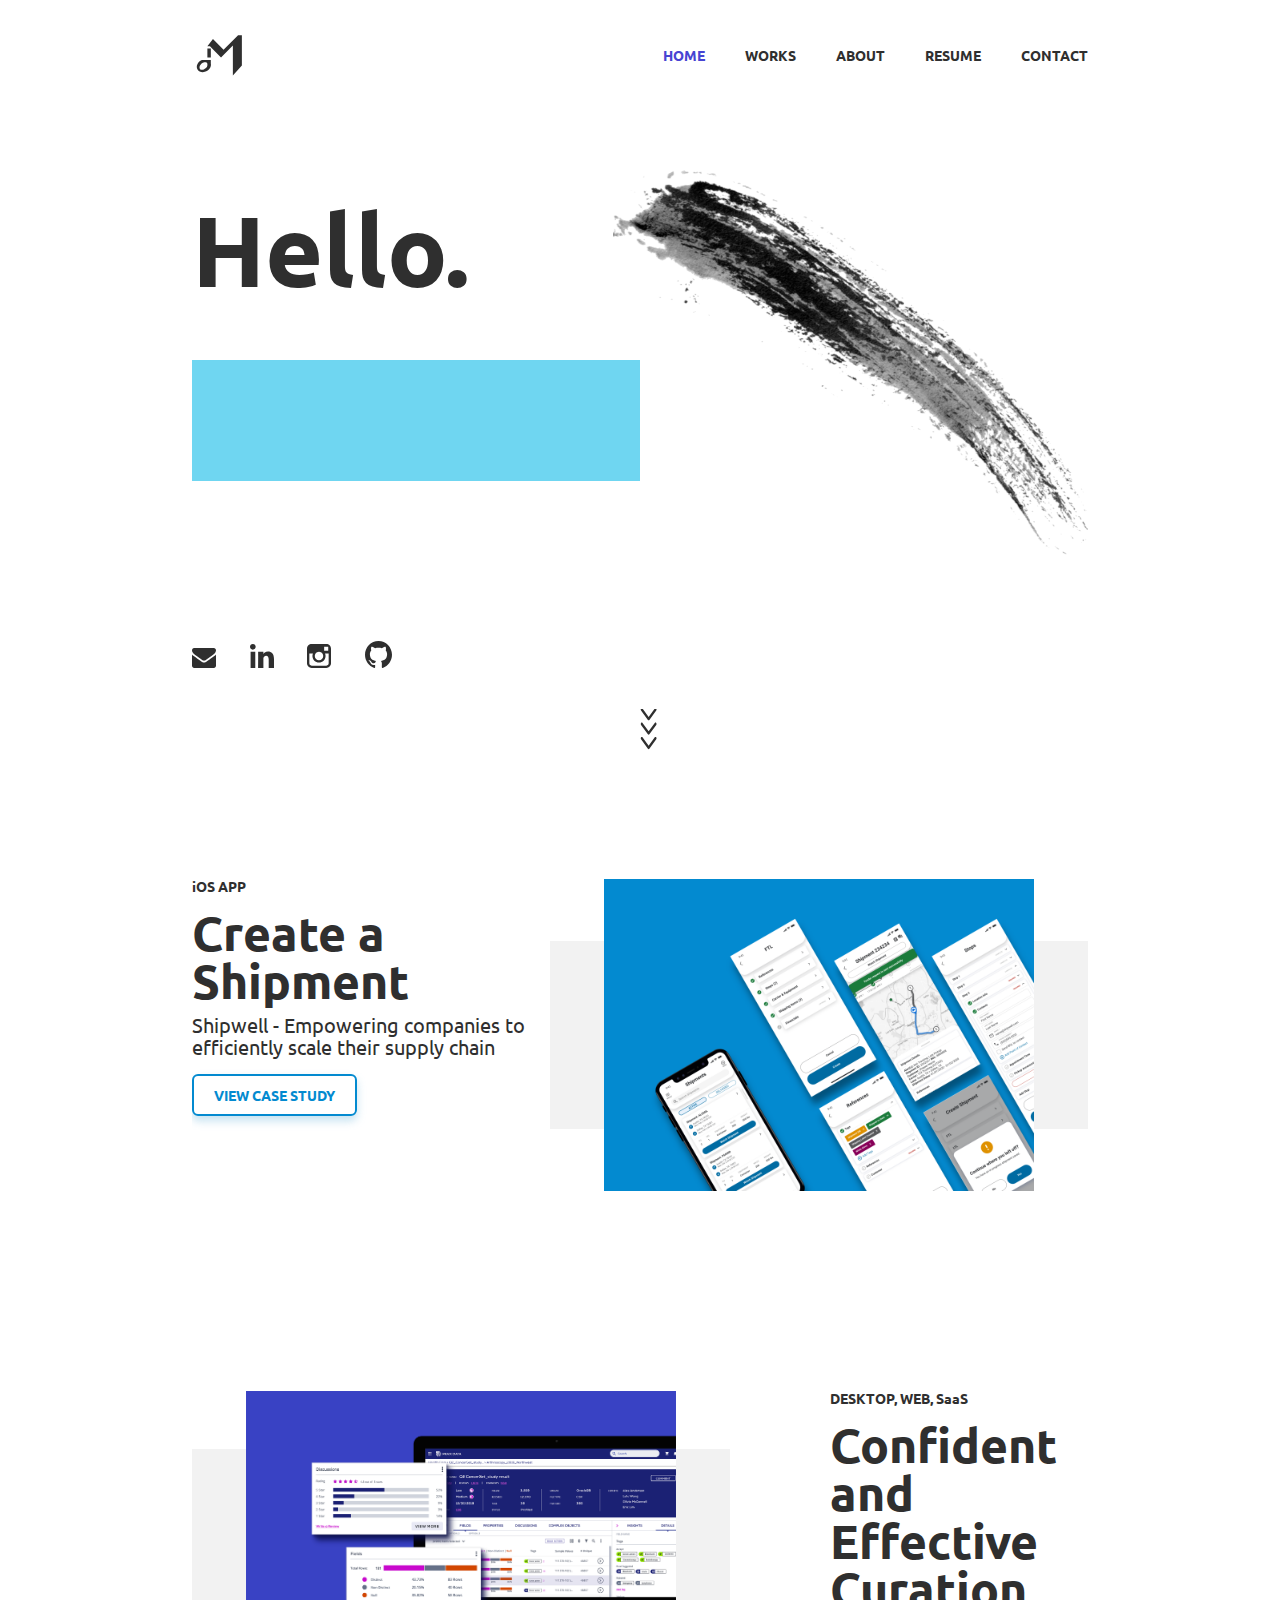
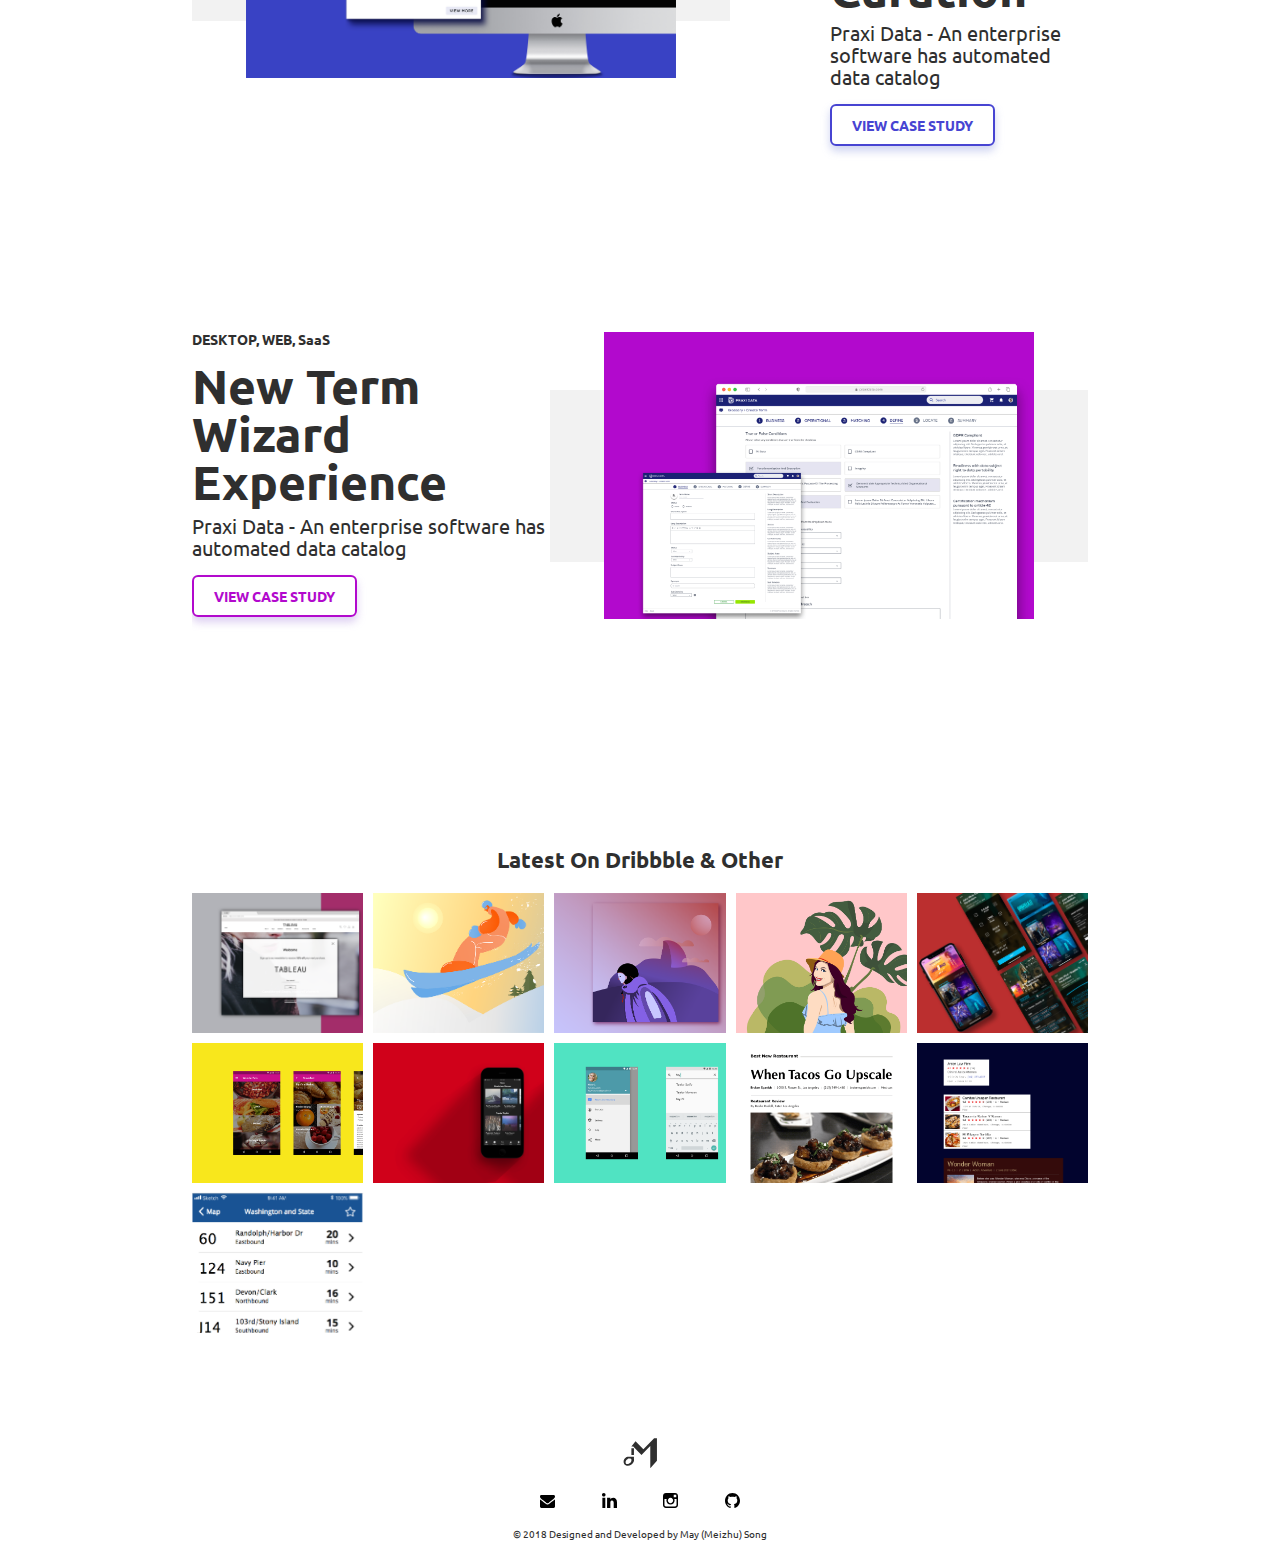
<file: index.html>
<!DOCTYPE HTML SYSTEM>

<html>

  <head>
    <meta name="viewport" content="width=device-width, initial-scale=1">

    <meta property='og:title' content='May Song | Product Designer'/>
    <meta property='og:image' content='images/praxi_hp_small.png'/>
    <meta property='og:description' content='I am May, Product designer based in the Bay Area, CA. I design effective and friendly experience.'/>
    <meta property='og:url' content='http://msongdesign.com/'/>

    <link rel="shortcut icon" href="images/favicon.ico" />
    <title>May Song | Product Designer</title>

    <!-- Font Awesome -->
    <link rel="stylesheet" href="https://use.fontawesome.com/releases/v5.3.1/css/all.css" integrity="sha384-mzrmE5qonljUremFsqc01SB46JvROS7bZs3IO2EmfFsd15uHvIt+Y8vEf7N7fWAU" crossorigin="anonymous">

    <!-- Custom Styles -->
    <link rel="stylesheet" href="styles/reset.css">
    <link href="https://fonts.googleapis.com/css?family=Ubuntu:400,400i,700" rel="stylesheet">
    <link rel="stylesheet" href="styles/main.css">
    <link rel="stylesheet" href="styles/revealer.css">


    <!-- Global site tag (gtag.js) - Google Analytics -->
    <script async src="https://www.googletagmanager.com/gtag/js?id=UA-128917992-1"></script>
    <script>
      window.dataLayer = window.dataLayer || [];
      function gtag(){dataLayer.push(arguments);}
      gtag('js', new Date());

      gtag('config', 'UA-128917992-1');
    </script>

  </head>

  <body>
    <div class="container">

      <!-- Navbar -->
      <nav class="navbar">
        <!-- <span class="navbar-toggle" id="js-navbar-toggle">
            <i class="fa fa-bars" aria-hidden="true"></i>
        </span> -->
        <a href="index.html" class="logo"><img src="/images/logo.svg" alt="logo" class="logo-img"></a>

        <ul class="main-nav" id="js-menu">
          <li>
            <a href="index.html" class="nav-links" id="current-page">HOME</a>
          </li>

          <li>
            <a href="#works" class="nav-links">WORKS</a>
          </li>

          <li>
            <a href="about.html" class="nav-links">ABOUT</a>
          </li>

          <li>
            <a href="/images/May Song_Resume_2023.png" class="nav-links">RESUME</a>
          </li>

          <li>
            <a href="contact.html" class="nav-links">CONTACT</a>
          </li>
        </ul>

        <div class="open">
          <span class="cls"></span>
          <span>
            <ul class="sub-menu">
        <!-- <ul class="main-nav" id="js-menu"> -->
              <li>
                <a href="index.html" class="nav-links" id="current-page">HOME</a>
              </li>

              <li>
                <a href="#works" class="nav-links">WORKS</a>
              </li>

              <li>
                <a href="about.html" class="nav-links">ABOUT</a>
              </li>

              <li>
                <a href="/images/May Song_Resume_2023.png" class="nav-links">RESUME</a>
              </li>

              <li>
                <a href="contact.html" class="nav-links">CONTACT</a>
              </li>
            </ul>
          </span>
          <span class="cls"></span>
        </div>

      </nav>

      <!-- Hero Unit -->
        <section class="hero">
          <div class="heroText">
            <h1>Hello.</h1>
            <!-- First Line -->
            <div class="blockLarge">
              <div id="rev-1">
                I am
                <mark class="name"> May Song</mark>, UX/Product designer
                <br/> based in the Bay Area, CA.
              </div>
            </div>
          </div>
          <!--Hero Image  -->
          <div class="heroImage" style="background-image: url('../hero_img_s.png')" >
          </div>
          <!-- Second line -->
          <div class="blockSmall">
            <div id="rev-2">
              I design effective and friendly experience.
            </div>
          </div>
          <!-- Contact Icons -->
          <div class="contact">
            <ul class="contact-container">
              <li>
                <a href="mailto:meizhusong2016@gmail.com">
                  <svg width="24px" height="20px" viewBox="0 0 24 20" version="1.1" xmlns="http://www.w3.org/2000/svg" xmlns:xlink="http://www.w3.org/1999/xlink">
                    <defs></defs>
                    <g id="materials" stroke="none" stroke-width="1" fill="none" fill-rule="evenodd">
                      <g id="mail" fill="#2f2f2f">
                        <g id="Shape">
                          <g>
                            <path d="M2.30350685,6.16489705 C1.7500274,5.76721237 1.22761644,5.22028697 0.73660274,4.5242952 C0.245589041,3.82830343 0,3.18182611 0,2.58521192 C0,1.84667957 0.185260274,1.2310616 0.555780822,0.73853235 C0.92630137,0.24617745 1.45528767,0 2.14273973,0 L21.8570959,0 C22.4372055,0 22.9395616,0.222466308 23.3636712,0.667573269 C23.7877808,1.11268023 24,1.64775006 24,2.27278275 C24,3.02090416 23.7813699,3.73589972 23.3436164,4.41742072 C22.9060274,5.09929041 22.361589,5.68178252 21.7098082,6.16454836 C18.3527671,8.63626061 16.2632877,10.175044 15.4420274,10.7810729 C15.3527671,10.847499 15.1629041,10.9916837 14.8727671,11.2143243 C14.5826301,11.436965 14.3416438,11.617065 14.1496438,11.7542759 C13.9576438,11.8914867 13.7255342,12.0452604 13.4533151,12.2157714 C13.1810959,12.3859337 12.9241644,12.5140785 12.6831781,12.5989853 C12.4420274,12.6844152 12.2187945,12.7267814 12.0134795,12.7267814 L12,12.7267814 L11.9865205,12.7267814 C11.7812055,12.7267814 11.5579726,12.6844152 11.3168219,12.5989853 C11.0758356,12.5140785 10.8190685,12.3861081 10.5466849,12.2157714 C10.2743014,12.0454347 10.0421918,11.8914867 9.85019178,11.7542759 C9.65835616,11.617065 9.41720548,11.436965 9.12706849,11.2143243 C8.83693151,10.991858 8.64723288,10.847499 8.5579726,10.7810729 C7.74542466,10.1752184 6.57583562,9.31115644 5.0490411,8.18906149 C3.52224658,7.06696654 2.60712329,6.39207071 2.30350685,6.16489705 Z M22.6606027,7.68467667 C23.1696986,7.3154105 23.616,6.90325505 24,6.44890772 L24,17.7270429 C24,18.3522499 23.790411,18.8869711 23.3705753,19.3322524 C22.9509041,19.7775337 22.446411,20 21.8572603,20 L2.14290411,20 C1.55358904,20 1.04909589,19.7775337 0.629424658,19.3322524 C0.209753425,18.8871454 0,18.3522499 0,17.7270429 L0,6.44890772 C0.392876712,6.91284412 0.843780822,7.32499956 1.35271233,7.68467667 C4.58482192,10.0141221 6.80350685,11.6477501 8.00893151,12.5852119 C8.51786301,12.9828966 8.93079452,13.2932336 9.24772603,13.5155256 C9.56465753,13.7381662 9.98663014,13.9653399 10.5133151,14.1973953 C11.04,14.4294506 11.5311781,14.5453911 11.9865205,14.5453911 L12,14.5453911 L12.0136438,14.5453911 C12.4689863,14.5453911 12.96,14.4294506 13.4866849,14.1973953 C14.0135342,13.9653399 14.4353425,13.7381662 14.752274,13.5155256 C15.0693699,13.2932336 15.4823014,12.9828966 15.9912329,12.5852119 C17.5088219,11.420402 19.732274,9.78677406 22.6606027,7.68467667 Z"></path>
                          </g>
                        </g>
                      </g>
                    </g>
                  </svg>
                </a>
              </li>

              <li>
                <a href="https://www.linkedin.com/in/may-song/">
                  <svg width="24px" height="24px" viewBox="0 0 24 24" version="1.1" xmlns="http://www.w3.org/2000/svg" xmlns:xlink="http://www.w3.org/1999/xlink">
                    <defs></defs>
                    <g id="materials" stroke="none" stroke-width="1" fill="none" fill-rule="evenodd">
                      <g id="linkedin" fill="#2f2f2f">
                        <g id="Shape">
                          <g>
                            <path d="M0.605362183,7.69573569 L5.28316087,7.69573569 L5.28316087,23.9984633 L0.605362183,23.9984633 L0.605362183,7.69573569 Z M2.82502352,5.65655013 L2.7911571,5.65655013 C1.09783631,5.65655013 -3.55271368e-15,4.41029581 -3.55271368e-15,2.83211679 C-3.55271368e-15,1.22166731 1.13029163,0 2.85747883,0 C4.58325494,0 5.64440263,1.21859393 5.67826905,2.82750672 C5.67826905,4.40568575 4.58325494,5.65655013 2.82502352,5.65655013 L2.82502352,5.65655013 Z M24,24 L18.6956726,24 L18.6956726,15.5620438 C18.6956726,13.3538225 17.8659454,11.8478678 16.0413923,11.8478678 C14.6458137,11.8478678 13.8697084,12.8636189 13.5084666,13.8455628 C13.3730009,14.1959278 13.3941675,14.6861314 13.3941675,15.1778717 L13.3941675,24 L8.1392286,24 C8.1392286,24 8.20696143,9.05416827 8.1392286,7.69573569 L13.3941675,7.69573569 L13.3941675,10.2543219 C13.7046096,9.13561275 15.3838194,7.53899347 18.0634995,7.53899347 C21.3880527,7.53899347 24,9.88551671 24,14.9335382 L24,24 L24,24 Z"></path>
                          </g>
                        </g>
                      </g>
                    </g>
                  </svg>
                </a>
              </li>

              <li>
                <a href="https://www.instagram.com/mzsong_art/">

                  <svg width="24px" height="24px" viewBox="0 0 24 24" version="1.1" xmlns="http://www.w3.org/2000/svg" xmlns:xlink="http://www.w3.org/1999/xlink">
                    <defs></defs>
                    <g id="materials" stroke="none" stroke-width="1" fill="none" fill-rule="evenodd">
                      <g id="instagram" fill="#2f2f2f">
                        <g id="Shape">
                          <g>
                            <path d="M19.3617121,0 L4.63828786,0 C2.08137347,0 0,2.07996237 0,4.63828786 L0,19.3617121 C0,21.9200376 2.08137347,24 4.63828786,24 L19.3617121,24 C21.9186265,24 24,21.9200376 24,19.3617121 L24,4.63828786 C24,2.07996237 21.9186265,0 19.3617121,0 L19.3617121,0 Z M20.6923801,2.76716839 L21.2229539,2.76434619 L21.2229539,6.83254939 L17.1674506,6.84524929 L17.1533396,2.7770461 L20.6923801,2.76716839 L20.6923801,2.76716839 Z M8.5752587,9.53621825 C9.34289746,8.47224835 10.5903104,7.77516463 12,7.77516463 C13.4096896,7.77516463 14.6571025,8.47224835 15.4247413,9.53621825 C15.925682,10.2304798 16.2248354,11.0799624 16.2248354,12 C16.2248354,14.3283161 14.3297272,16.2234243 12,16.2234243 C9.67168391,16.2234243 7.77657573,14.3283161 7.77657573,12 C7.77657573,11.0799624 8.07572907,10.2304798 8.5752587,9.53621825 L8.5752587,9.53621825 Z M21.6618062,19.3617121 C21.6618062,20.6302916 20.6302916,21.6618062 19.3617121,21.6618062 L4.63828786,21.6618062 C3.36970837,21.6618062 2.33819379,20.6302916 2.33819379,19.3617121 L2.33819379,9.53621825 L5.92238946,9.53621825 C5.61194732,10.2982126 5.43838194,11.1293509 5.43838194,12 C5.43838194,15.6180621 8.38193791,18.5630292 12,18.5630292 C15.6194732,18.5630292 18.5630292,15.6180621 18.5630292,12 C18.5630292,11.1293509 18.3866416,10.2982126 18.0790216,9.53621825 L21.6618062,9.53621825 L21.6618062,19.3617121 L21.6618062,19.3617121 Z"></path>
                          </g>
                        </g>
                      </g>
                    </g>
                  </svg>
                </a>
              </li>
              <li>
                <a href="https://github.com/may-2017">
                  <svg width="27px" height="27px" viewBox="0 0 27 27" version="1.1" xmlns="http://www.w3.org/2000/svg" xmlns:xlink="http://www.w3.org/1999/xlink">
                    <defs></defs>
                    <g id="materials" stroke="none" stroke-width="1" fill="none" fill-rule="evenodd">
                      <g id="github" fill="#2f2f2f">
                        <g id="Shape">
                          <g>
                            <path d="M0,13.8424881 C0,19.9573158 3.86779827,25.145912 9.23232757,26.9762815 C9.90776267,27.1037446 10.1539028,26.6763185 10.1539028,26.3092249 C10.1539028,25.9803702 10.1423003,25.1102224 10.1356702,23.9554071 C6.38058258,24.7915647 5.58829307,22.0995449 5.58829307,22.0995449 C4.97418583,20.5003084 4.08907579,20.0745818 4.08907579,20.0745818 C2.86334756,19.2154808 4.18189631,19.2333257 4.18189631,19.2333257 C5.53691028,19.3310473 6.24963934,20.6600621 6.24963934,20.6600621 C7.4546487,22.7750991 9.40968108,22.1641262 10.1787655,21.8097789 C10.3014212,20.9149883 10.6503269,20.3057148 11.0356978,19.9590153 C8.03809202,19.6097665 4.88633782,18.4226606 4.88633782,13.1184979 C4.88633782,11.606786 5.41259707,10.3712441 6.27615949,9.40337464 C6.13775745,9.05327611 5.67448356,7.64608395 6.40876024,5.74093612 C6.40876024,5.74093612 7.5424967,5.36789424 10.1207526,7.15917507 C11.1981338,6.85241398 12.3525891,6.69860856 13.5004144,6.69351004 C14.6474109,6.69860856 15.8018662,6.85241398 16.8809049,7.15917507 C19.4575033,5.36789424 20.5895822,5.74093612 20.5895822,5.74093612 C21.3255164,7.64608395 20.8622425,9.05327611 20.7238405,9.40337464 C21.5890604,10.3712441 22.1111759,11.606786 22.1111759,13.1184979 C22.1111759,18.4354069 18.9552779,19.6055178 15.9477271,19.9488183 C16.4325486,20.3762444 16.863501,21.2208996 16.863501,22.5116755 C16.863501,24.3624391 16.8477547,25.8554564 16.8477547,26.3092249 C16.8477547,26.6797175 17.0905798,27.1096929 17.77596,26.974582 C23.1355167,25.1408135 27,19.9564661 27,13.8424881 C27,6.19725386 20.9550631,0 13.4987569,0 C6.04493692,0 0,6.19725386 0,13.8424881 Z"></path>
                          </g>
                        </g>
                      </g>
                    </g>
                  </svg>
                </a>
              </li>
            </ul>
          </div>
        </section>

      <!-- Arrows-->
        <section class="arrow">
          <svg width="25px" height="60px" viewBox="0 0 25 60" version="1.1" xmlns="http://www.w3.org/2000/svg" xmlns:xlink="http://www.w3.org/1999/xlink" class="arrow-img">
              <title>back to top</title>
              <defs></defs>
              <g id="back-to-top" stroke="none" stroke-width="1" fill="none" fill-rule="evenodd">
                  <g id="arrows" transform="translate(2.000000, 2.000000)" fill="#2F2F2F">
                      <g id="Shape" class="arrow_wrapper">
                          <path class="arrow arrow3" d="M12.0266667,0.6 C11.44,-0.2 10.56,-0.2 9.97333333,0.6 L0.44,13.6 C-0.146666667,14.4 -0.146666667,15.6 0.44,16.4 C1.02666667,17.2 1.90666667,17.2 2.49333333,16.4 L11,4.8 L19.5066667,16.4 C20.0933333,17.2 20.9733333,17.2 21.56,16.4 C22.1466667,15.6 22.1466667,14.4 21.56,13.6 L12.0266667,0.6 Z" fill-rule="nonzero"></path>
                          <path class="arrow arrow2" d="M12.0266667,20.6 C11.44,19.8 10.56,19.8 9.97333333,20.6 L0.44,33.6 C-0.146666667,34.4 -0.146666667,35.6 0.44,36.4 C1.02666667,37.2 1.90666667,37.2 2.49333333,36.4 L11,24.8 L19.5066667,36.4 C20.0933333,37.2 20.9733333,37.2 21.56,36.4 C22.1466667,35.6 22.1466667,34.4 21.56,33.6 L12.0266667,20.6 Z" fill-rule="nonzero"></path>
                          <path class="arrow arrow1" d="M12.0266667,40.6 C11.44,39.8 10.56,39.8 9.97333333,40.6 L0.44,53.6 C-0.146666667,54.4 -0.146666667,55.6 0.44,56.4 C1.02666667,57.2 1.90666667,57.2 2.49333333,56.4 L11,44.8 L19.5066667,56.4 C20.0933333,57.2 20.9733333,57.2 21.56,56.4 C22.1466667,55.6 22.1466667,54.4 21.56,53.6 L12.0266667,40.6 Z" fill-rule="nonzero"></path>
                      </g>
                  </g>
              </g>
          </svg>
        </section>
    </div>

      <!-- Project Section-->
    <div class="container">

      <section class="project" id="works">
        <a href="project_shipwell.html" class="project-movie">
          <img src="images/Shipwell hp 2x.png" alt="Shipwell mobile" class="ravenImg image">
        </a>
        <div class="project-text2">
          <div class="type">iOS APP</div>
          <a href="project_shipwell.html" class="title">
            <h3 id="cinemark">Create a Shipment</h3>
          </a>
          <div class="description">Shipwell - Empowering companies to efficiently scale their supply chain</div>
          <a href="project_shipwell.html" class="cta-red">
            VIEW CASE STUDY
          </a>
        </div>
      </section>


      <section class="project">
        <a href="project_praxi.html" class="project-praxi">
          <img src="images/praxi_hp_small.png" alt="Praxi Data" class="ravenImg image">
        </a>
        <div class="project-text">
          <div class="type">DESKTOP, WEB, SaaS</div>
          <a href="project_praxi.html" class="title">
            <h3 id="praxi_data">Confident and Effective Curation</h3>
          </a>
          <div class="description">Praxi Data - An enterprise software has automated data catalog</div>
          <a href="project_praxi.html" class="cta-blue">
            VIEW CASE STUDY
          </a>
        </div>
      </section>


      <section class="project">
        <a href="project_new_term.html" class="project-new_term">
          <img src="images/new term_hp.png" alt="New Term Creation" class="ravenImg image">
        </a>
        <div class="project-text2">
          <div class="type">DESKTOP, WEB, SaaS</div>
          <a href="project_new_term.html" class="title">
            <h3 id="new_term">New Term Wizard Experience</h3>
          </a>
          <div class="description">Praxi Data - An enterprise software has automated data catalog</div>
          <a href="project_new_term.html" class="cta-purple">
            VIEW CASE STUDY
          </a>
        </div>
      </section>


      <!-- <section class="project">
        <a href="project.html" class="project-raven">
          <img src="images/raven_img_new.png" alt="Raven HP" class="ravenImg image">
        </a>
        <div class="project-text">
          <div class="type">WEB, MOBILE</div>
          <a href="project.html" class="title">
            <h3 id="cloud_storage">Raven</h3>
          </a>
          <div class="description">A simple and effective cloud storage product</div>
          <a href="project.html" class="cta">
            VIEW CASE STUDY
          </a>
        </div>
      </section> -->

      <!-- <section class="project">
        <a href="project_artist.html" class="project-artist">
          <img src="images/yuting_hp_img.png" alt="Artist Web HP" class="ravenImg image">
        </a>
        <div class="project-text2">
          <div class="type">WEB, MOBILE</div>
          <a href="project.html" class="title">
            <h3 id="artist_web">Artist Personal Web</h3>
          </a>
          <div class="description">A website for artwork showcasing</div>
          <a href="project_artist.html" class="cta-purple">
            VIEW CASE STUDY
          </a>
        </div>
      </section> -->

      <!-- Latest On Dribbble -->
      <section id="small-project">
        <h4>
          Latest On Dribbble & Other
        </h4>
        <div id="grid-container">

          <div class="grid-image" style="background-image: url('../images/popup_thumnail.png')">
            <div class="layer"></div>
            <a href="https://dribbble.com/shots/7132413-eCommerce-Pop-Up?utm_source=Clipboard_Shot&utm_campaign=maysong&utm_content=eCommerce%20Pop-Up&utm_medium=Social_Share" class="grid-link">
              <div class="text-overlay">eCommerce <b>Pop-Up</b></div>
            </a>
          </div>

          <div class="grid-image" style="background-image: url('../images/skiing_thumbnail.png')">
            <div class="layer"></div>
            <a href="https://dribbble.com/shots/7010363-Skiing?utm_source=Clipboard_Shot&utm_campaign=maysong&utm_content=Skiing&utm_medium=Social_Share" class="grid-link">
              <div class="text-overlay">Flat Design <b>Skiing</b></div>
            </a>
          </div>


          <div class="grid-image" style="background-image: url('../images/half_dome_thumbnail.png')">
            <div class="layer"></div>
            <a href="https://dribbble.com/shots/6972452-Half-Dome?utm_source=Clipboard_Shot&utm_campaign=maysong&utm_content=Half%20Dome&utm_medium=Social_Share" class="grid-link">
              <div class="text-overlay">Flat Design <b>Half Dome</b></div>
            </a>
          </div>

          <div class="grid-image" style="background-image: url('../images/girl_with_plant_thumbnail.png')">
            <div class="layer"></div>
            <a href="https://dribbble.com/shots/6965030-Summer-still-here?utm_source=Clipboard_Shot&utm_campaign=maysong&utm_content=Summer%20still%20here&utm_medium=Social_Share" class="grid-link">
              <div class="text-overlay">Illustration <b>Summer Girl</b></div>
            </a>
          </div>

          <div class="grid-image" style="background-image: url('../images/next_project_cinemark.png')">
            <div class="layer"></div>
            <a href="https://dribbble.com/shots/6815800-Movie-Ticket-App?utm_source=Clipboard_Shot&utm_campaign=maysong&utm_content=Movie%20Ticket%20App&utm_medium=Social_Share" class="grid-link">
              <div class="text-overlay">iOS <b>Cinemark Redesign</b></div>
            </a>
          </div>

          <div class="grid-image" style="background-image: url('../images/Android_eats.png')">
            <div class="layer"></div>
            <a href="https://dribbble.com/shots/5497990-Android-Recipe-Discovery-App" class="grid-link">
              <div class="text-overlay">Android <b>WonderEats</b></div>
            </a>
          </div>

          <div class="grid-image" style="background-image: url('../images/iOS_music.png')">
            <div class="layer"></div>
            <a href="https://dribbble.com/shots/5497653-iOS-Music-App" class="grid-link">
              <div class="text-overlay">iOS <b>Music App</b></div>
            </a>
          </div>

          <div class="grid-image" style="background-image: url('../images/Android_sms.png')">
            <div class="layer"></div>
            <a href="https://dribbble.com/shots/5497741-Android-Navigation-Drawer-And-Expandable-Search" class="grid-link">
              <div class="text-overlay">Android <b>Navigation Drawer and Expandable Search</b></div>
            </a>
          </div>

          <!-- <div class="grid-image" style="background-image: url('../images/more_than.png')">
            <div class="layer"></div>
            <a href="https://drive.google.com/file/d/1wJK4dEkUXf8RECwDcQjuKEOE7hHS1rOD/view?usp=sharing" class="grid-link">
              <div class="text-overlay">Hierarchy <b>More Than Paper Tigers</b></div>
            </a>
          </div> -->

          <div class="grid-image" style="background-image: url('../images/taco.png')">
            <div class="layer"></div>
            <a href="https://drive.google.com/file/d/1RPDmdde5Icg8ZcilpBBQuYYRLvpaMLLa/view?usp=sharing" class="grid-link">
              <div class="text-overlay">Hierarchy <b>Restaurant Review</b></div>
            </a>
          </div>

          <div class="grid-image" style="background-image: url('../images/Information_Design.png')">
            <div class="layer"></div>
            <a href="https://drive.google.com/file/d/1YJhOlXmjduMPPzk8nuTyu1JecHmbpTiH/view?usp=sharing" class="grid-link">
              <div class="text-overlay">Information Design <b>Business Listing</b></div>
            </a>
          </div>

          <div class="grid-image" style="background-image: url('../images/busybus.png')">
            <div class="layer"></div>
            <a href="http://msongdesign.com/frontend-challenge/" class="grid-link">
              <div class="text-overlay">iOS <b>Public Transit Tracker</b></div>
            </a>
          </div>

        </div>

      </section>

    </div>

    <!-- Footer -->
    <footer>
      <div class="logo-footer-container">
        <img src="/images/logo.svg" alt="logo" class="logo-footer"></a>
      </div>

      <div class="contact-footer">
        <ul class="contact-container">
          <li>
            <a href="mailto:meizhusong2016@gmail.com"><img src="images/mail.svg" alt="email" class="contact-icon-footer"></a>
          </li>
          <li>
            <a href="https://www.linkedin.com/in/may-song/"><img src="images/linkedin.svg" alt="linkedin" class="contact-icon-footer"></a>
          </li>
          <li>
            <a href="https://www.instagram.com/mzsong_art/"><img src="images/instagram.svg" alt="instagram" class="contact-icon-footer"></a>
          </li>
          <li>
            <a href="https://github.com/may-2017"><img src="images/github.svg" alt="github" class="contact-icon-footer"></a>
          </li>
        </ul>
      </div>
      <p>© 2018 Designed and Developed by May (Meizhu) Song</p>
    </footer>

     <!-- Scripts  -->
     <!-- navbar -->
     <script src="scripts/jQuery_3.3.1.js"></script>
     <script src="scripts/new_navbar.js"></script>
     <!-- <script src="scripts/navbar.js"></script> -->

     <!-- Block reveal  -->
     <script src="scripts/anime.min.js"></script>
     <script src="scripts/block_reveal.js"></script>
     <script src="scripts/scrollMonitor.js"></script>
     <script src="scripts/revealer.js"></script>

   </body>
</html>
</file>
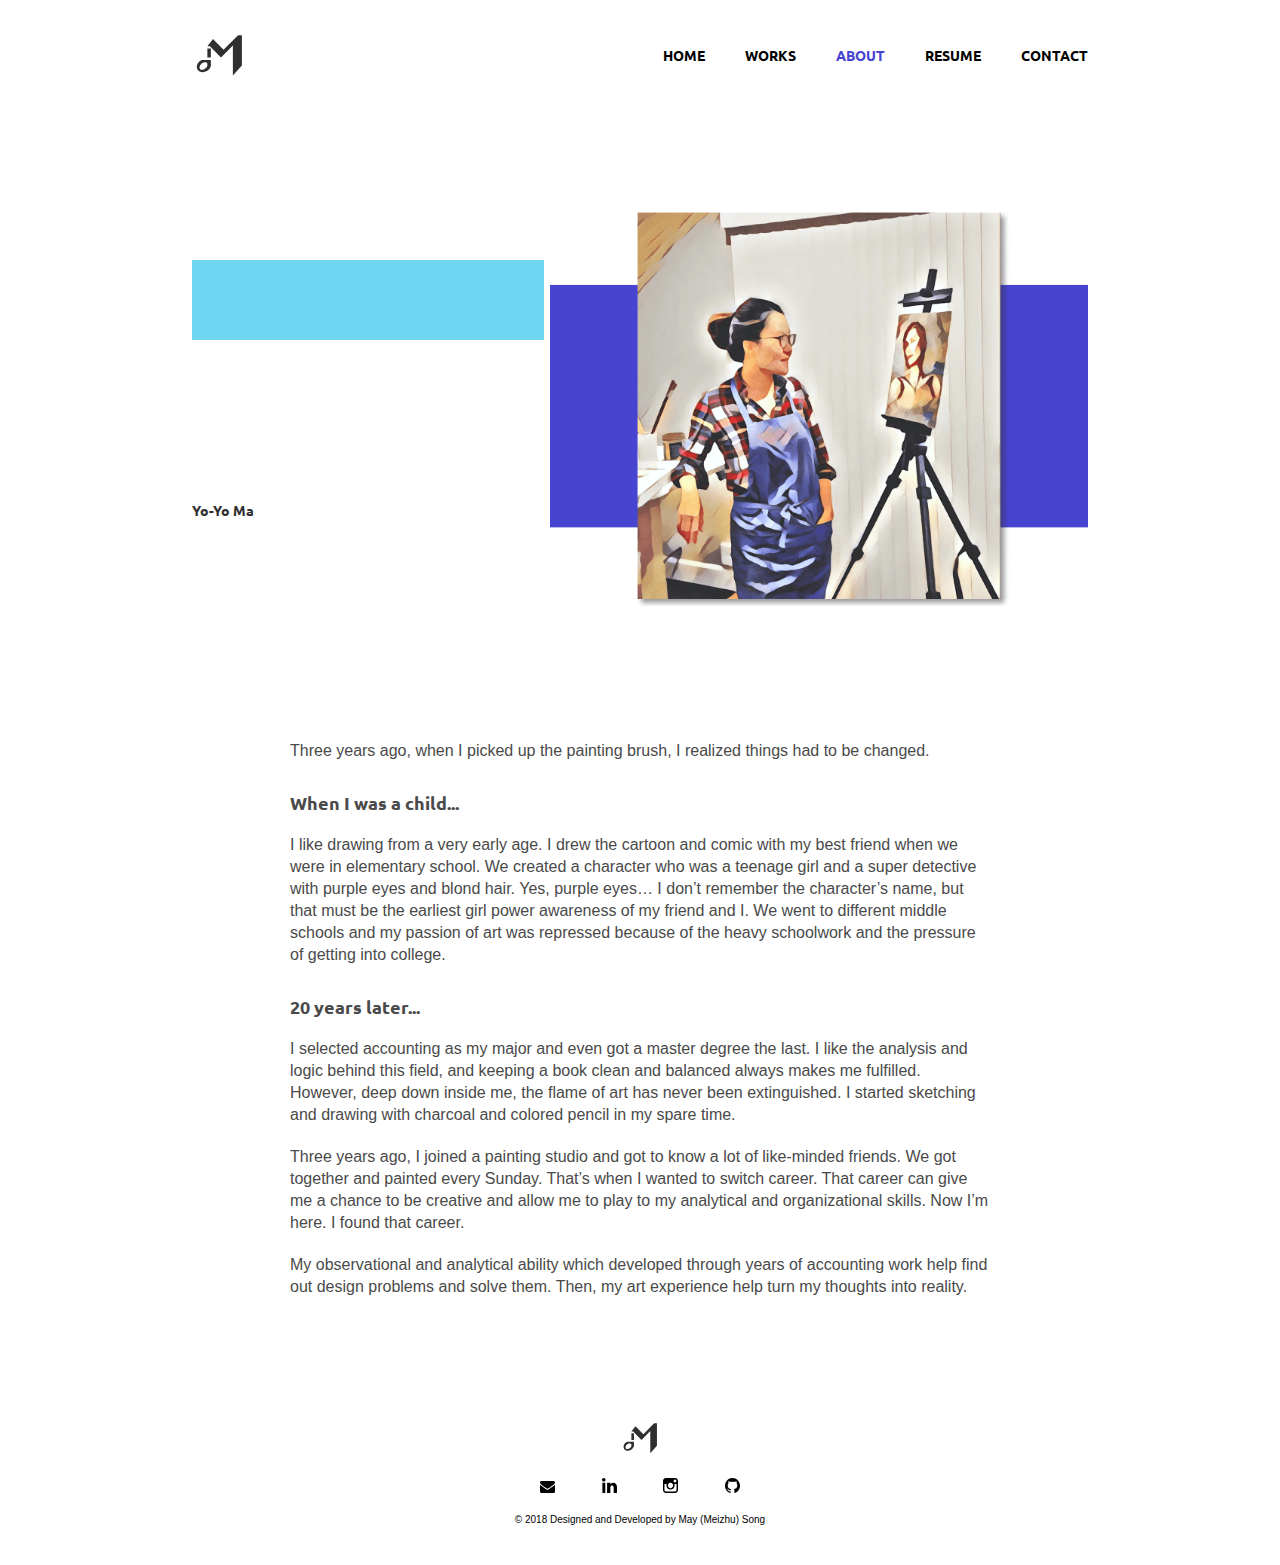
<file: about.html>
<!DOCTYPE HTML SYSTEM>

<html>

  <head>
    <meta name="viewport" content="width=device-width, initial-scale=1">
    <link rel="shortcut icon" href="images/favicon.ico" />
    <title>May Song | UX UI Designer</title>

    <!-- Font Awesome -->
    <link rel="stylesheet" href="https://use.fontawesome.com/releases/v5.3.1/css/all.css" integrity="sha384-mzrmE5qonljUremFsqc01SB46JvROS7bZs3IO2EmfFsd15uHvIt+Y8vEf7N7fWAU" crossorigin="anonymous">

    <!-- Custom Styles -->
    <link rel="stylesheet" href="styles/reset.css">
    <link href="https://fonts.googleapis.com/css?family=Ubuntu:400,400i,700" rel="stylesheet">
    <link rel="stylesheet" href="styles/about.css">
    <link rel="stylesheet" href="styles/revealer.css">

    <!-- Global site tag (gtag.js) - Google Analytics -->
    <script async src="https://www.googletagmanager.com/gtag/js?id=UA-128917992-1"></script>

    <script>
      window.dataLayer = window.dataLayer || [];
      function gtag(){dataLayer.push(arguments);}
      gtag('js', new Date());

      gtag('config', 'UA-128917992-1');
    </script>

  </head>

  <body>
    <div class="container">

      <!-- Navbar -->
      <nav class="navbar">
        <!-- <span class="navbar-toggle" id="js-navbar-toggle">
            <i class="fa fa-bars" aria-hidden="true"></i>
        </span> -->
        <a href="index.html" class="logo"><img src="/images/logo.svg" alt="logo" class="logo-img"></a>

        <ul class="main-nav" id="js-menu">
          <li>
            <a href="index.html" class="nav-links">HOME</a>
          </li>

          <li>
            <a href="index.html#works" class="nav-links">WORKS</a>
          </li>

          <li>
            <a href="about.html" class="nav-links" id="current-page">ABOUT</a>
          </li>

          <li>
            <a href="/images/May Song_Resume_2023.png" class="nav-links">RESUME</a>
          </li>

          <li>
            <a href="contact.html" class="nav-links">CONTACT</a>
          </li>
        </ul>

        <div class="open">
          <span class="cls"></span>
          <span>
            <ul class="sub-menu">
        <!-- <ul class="main-nav" id="js-menu"> -->
              <li>
                <a href="index.html" class="nav-links">HOME</a>
              </li>

              <li>
                <a href="index.html#works" class="nav-links">WORKS</a>
              </li>

              <li>
                <a href="about.html" class="nav-links" id="current-page">ABOUT</a>
              </li>

              <li>
                <a href="/images/May Song_Resume_2023.png" class="nav-links">RESUME</a>
              </li>

              <li>
                <a href="contact.html" class="nav-links">CONTACT</a>
              </li>
            </ul>
          </span>
          <span class="cls"></span>
        </div>

      </nav>

    </div>

    <section class="hero container">
    <!--Hero Image  -->
      <div id="hero-image" style="background-image: url('images/about_img_shrinked.png')">
      </div>

        <!-- First Line -->
        <div id="block-first">
          <div id="rev-1">
            Passion is one great force that unleashes creativity,
          </div>
        </div>

        <!-- Second line -->
        <div id="block-second">
          <div id="rev-2">
            because if you're passionate about something, then you're more willing to take risks.
          </div>
        </div>

        <!-- name -->
        <div id="name">
          Yo-Yo Ma
        </div>

    </section>

    <div class="container">
      <!-- bio-->
      <div id="bio">
        <p>
          Three years ago, when I picked up the painting brush, I realized things had to be changed.
        </p>
        <h3>
          When I was a child...
        </h3>
        <p>
          I like drawing from a very early age. I drew the cartoon and comic with my best friend when we were in elementary school. We created a character who was a teenage girl and a super detective with purple eyes and blond hair. Yes, purple eyes… I don’t remember the character’s name, but that must be the earliest girl power awareness of my friend and I. We went to different middle schools and my passion of art was repressed because of the heavy schoolwork and the pressure of getting into college.
        </p>
        <h3>
          20 years later...
        </h3>
        <p>
          I selected accounting as my major and even got a master degree the last. I like the analysis and logic behind this field, and keeping a book clean and balanced always makes me fulfilled. However, deep down inside me, the flame of art has never been extinguished. I started sketching and drawing with charcoal and colored pencil in my spare time.
        </p>
        <p>
          Three years ago, I joined a painting studio and got to know a lot of like-minded friends. We got together and painted every Sunday. That’s when I wanted to switch career. That career can give me a chance to be creative and allow me to play to my analytical and organizational skills. Now I’m here. I found that career.
        </p>
        <p>
          My observational and analytical ability which developed through years of accounting work help find out design problems and solve them. Then, my art experience help turn my thoughts into reality.
        </p>
      </div>
    </div>

    <!-- Footer -->
    <footer>
      <div class="logo-footer-container">
        <img src="/images/logo.svg" alt="logo" class="logo-footer"></a>
      </div>

      <div class="contact-footer">
        <ul class="contact-container">
          <li>
            <a href="mailto:meizhusong2016@gmail.com"><img src="images/mail.svg" alt="email" class="contact-icon-footer"></a>
          </li>
          <li>
            <a href="https://www.linkedin.com/in/may-song/"><img src="images/linkedin.svg" alt="linkedin" class="contact-icon-footer"></a>
          </li>
          <li>
            <a href="https://www.instagram.com/mzsong_art/"><img src="images/instagram.svg" alt="instagram" class="contact-icon-footer"></a>
          </li>
          <li>
            <a href="https://github.com/may-2017"><img src="images/github.svg" alt="github" class="contact-icon-footer"></a>
          </li>
        </ul>
      </div>
      <p>© 2018 Designed and Developed by May (Meizhu) Song</p>
    </footer>

     <!-- Scripts  -->
     <!-- <script src="scripts/navbar.js"></script> -->
     <script src="scripts/jQuery_3.3.1.js"></script>
     <script src="scripts/new_navbar.js"></script>

     <!-- Block reveal  -->
     <script src="scripts/anime.min.js"></script>
     <script src="scripts/block_reveal.js"></script>
     <script src="scripts/scrollMonitor.js"></script>
     <script src="scripts/revealer.js"></script>

   </body>
</html>
</file>
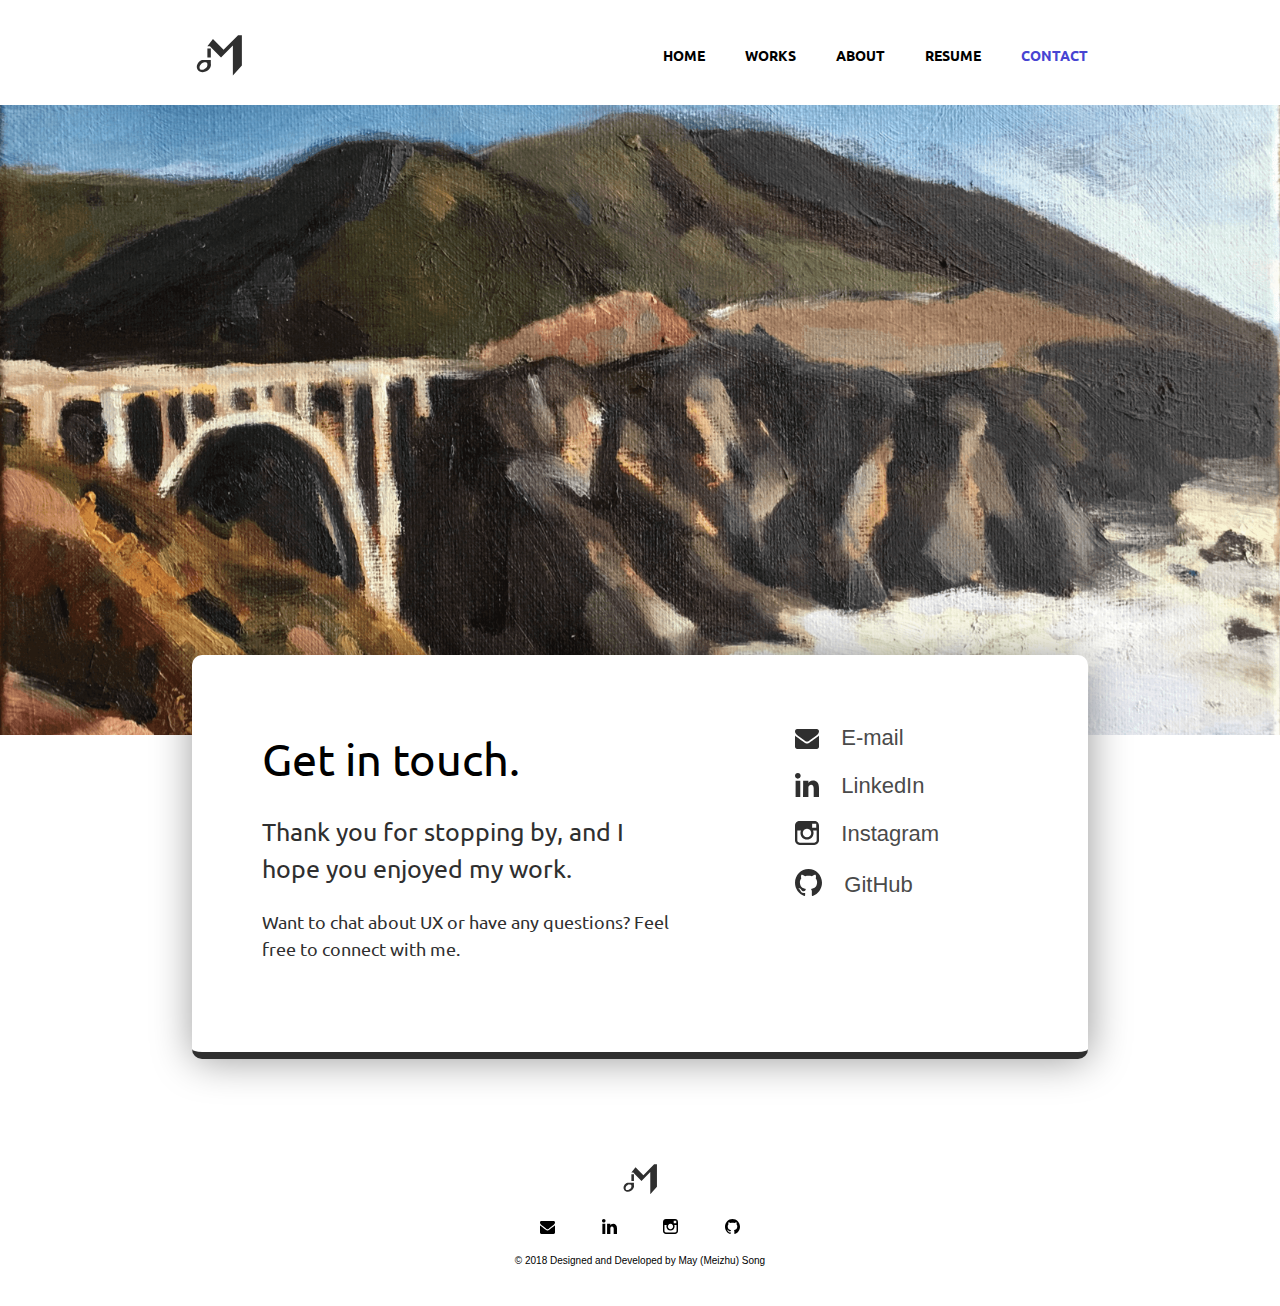
<file: contact.html>
<!DOCTYPE HTML SYSTEM>

<html>

  <head>
    <meta name="viewport" content="width=device-width, initial-scale=1">

    <link rel="shortcut icon" href="images/favicon.ico" />
    <title>May Song | UX UI Designer</title>

    <!-- Font Awesome -->
    <link rel="stylesheet" href="https://use.fontawesome.com/releases/v5.3.1/css/all.css" integrity="sha384-mzrmE5qonljUremFsqc01SB46JvROS7bZs3IO2EmfFsd15uHvIt+Y8vEf7N7fWAU" crossorigin="anonymous">

    <!-- Custom Styles -->
    <link rel="stylesheet" href="styles/reset.css">
    <link href="https://fonts.googleapis.com/css?family=Ubuntu:400,400i,700" rel="stylesheet">
    <link rel="stylesheet" href="styles/contact.css">

    <!-- Global site tag (gtag.js) - Google Analytics -->
    <script async src="https://www.googletagmanager.com/gtag/js?id=UA-128917992-1"></script>
    <script>
      window.dataLayer = window.dataLayer || [];
      function gtag(){dataLayer.push(arguments);}
      gtag('js', new Date());

      gtag('config', 'UA-128917992-1');
    </script>

  </head>

  <body>
    <div class="container">
      <!-- Navbar -->
      <nav class="navbar">
        <!-- <span class="navbar-toggle" id="js-navbar-toggle">
            <i class="fa fa-bars" aria-hidden="true"></i>
        </span> -->
        <a href="index.html" class="logo"><img src="/images/logo.svg" alt="logo" class="logo-img"></a>

        <ul class="main-nav" id="js-menu">
          <li>
            <a href="index.html" class="nav-links">HOME</a>
          </li>

          <li>
            <a href="index.html#works" class="nav-links">WORKS</a>
          </li>

          <li>
            <a href="about.html" class="nav-links">ABOUT</a>
          </li>

          <li>
            <a href="/images/May Song_Resume_2023.png" class="nav-links">RESUME</a>
          </li>

          <li>
            <a href="contact.html" class="nav-links" id="current-page">CONTACT</a>
          </li>
        </ul>

        <div class="open">
          <span class="cls"></span>
          <span>
            <ul class="sub-menu">
        <!-- <ul class="main-nav" id="js-menu"> -->
              <li>
                <a href="index.html" class="nav-links">HOME</a>
              </li>

              <li>
                <a href="index.html#works" class="nav-links">WORKS</a>
              </li>

              <li>
                <a href="about.html" class="nav-links">ABOUT</a>
              </li>

              <li>
                <a href="/images/May Song_Resume_2023.png" class="nav-links">RESUME</a>
              </li>

              <li>
                <a href="contact.html" class="nav-links" id="current-page">CONTACT</a>
              </li>
            </ul>
          </span>
          <span class="cls"></span>
        </div>
      </nav>

    </div>

    <div id="hero-image" style="background-image: url('images/bigsur_new.png')">
    </div>

    <div class="container" id="wrapper-content">
      <div id="floatleft">
        <!-- First Line -->
        <div id="block-first">
          Get in touch.
        </div>

        <!-- Second line -->
        <div id="block-second">
          Thank you for stopping by, and I hope you enjoyed my work.
        </div>

        <!-- name -->
        <div id="name">
          Want to chat about UX or have any questions? Feel free to connect with me.
        </div>
      </div>

      <div id="floatright">
        <div id="wrapper-floatright">
          <div class="float-contact-container">
            <a href="mailto:meizhusong2016@gmail.com" class="hover-link">
              <svg width="24px" height="20px" viewBox="0 0 24 20" version="1.1" xmlns="http://www.w3.org/2000/svg" xmlns:xlink="http://www.w3.org/1999/xlink" class="contact-icon-large">
                <defs></defs>
                <g id="materials" stroke="none" stroke-width="1" fill="none" fill-rule="evenodd">
                  <g id="mail" fill="#2f2f2f">
                    <g id="Shape">
                      <g>
                        <path d="M2.30350685,6.16489705 C1.7500274,5.76721237 1.22761644,5.22028697 0.73660274,4.5242952 C0.245589041,3.82830343 0,3.18182611 0,2.58521192 C0,1.84667957 0.185260274,1.2310616 0.555780822,0.73853235 C0.92630137,0.24617745 1.45528767,0 2.14273973,0 L21.8570959,0 C22.4372055,0 22.9395616,0.222466308 23.3636712,0.667573269 C23.7877808,1.11268023 24,1.64775006 24,2.27278275 C24,3.02090416 23.7813699,3.73589972 23.3436164,4.41742072 C22.9060274,5.09929041 22.361589,5.68178252 21.7098082,6.16454836 C18.3527671,8.63626061 16.2632877,10.175044 15.4420274,10.7810729 C15.3527671,10.847499 15.1629041,10.9916837 14.8727671,11.2143243 C14.5826301,11.436965 14.3416438,11.617065 14.1496438,11.7542759 C13.9576438,11.8914867 13.7255342,12.0452604 13.4533151,12.2157714 C13.1810959,12.3859337 12.9241644,12.5140785 12.6831781,12.5989853 C12.4420274,12.6844152 12.2187945,12.7267814 12.0134795,12.7267814 L12,12.7267814 L11.9865205,12.7267814 C11.7812055,12.7267814 11.5579726,12.6844152 11.3168219,12.5989853 C11.0758356,12.5140785 10.8190685,12.3861081 10.5466849,12.2157714 C10.2743014,12.0454347 10.0421918,11.8914867 9.85019178,11.7542759 C9.65835616,11.617065 9.41720548,11.436965 9.12706849,11.2143243 C8.83693151,10.991858 8.64723288,10.847499 8.5579726,10.7810729 C7.74542466,10.1752184 6.57583562,9.31115644 5.0490411,8.18906149 C3.52224658,7.06696654 2.60712329,6.39207071 2.30350685,6.16489705 Z M22.6606027,7.68467667 C23.1696986,7.3154105 23.616,6.90325505 24,6.44890772 L24,17.7270429 C24,18.3522499 23.790411,18.8869711 23.3705753,19.3322524 C22.9509041,19.7775337 22.446411,20 21.8572603,20 L2.14290411,20 C1.55358904,20 1.04909589,19.7775337 0.629424658,19.3322524 C0.209753425,18.8871454 0,18.3522499 0,17.7270429 L0,6.44890772 C0.392876712,6.91284412 0.843780822,7.32499956 1.35271233,7.68467667 C4.58482192,10.0141221 6.80350685,11.6477501 8.00893151,12.5852119 C8.51786301,12.9828966 8.93079452,13.2932336 9.24772603,13.5155256 C9.56465753,13.7381662 9.98663014,13.9653399 10.5133151,14.1973953 C11.04,14.4294506 11.5311781,14.5453911 11.9865205,14.5453911 L12,14.5453911 L12.0136438,14.5453911 C12.4689863,14.5453911 12.96,14.4294506 13.4866849,14.1973953 C14.0135342,13.9653399 14.4353425,13.7381662 14.752274,13.5155256 C15.0693699,13.2932336 15.4823014,12.9828966 15.9912329,12.5852119 C17.5088219,11.420402 19.732274,9.78677406 22.6606027,7.68467667 Z"></path>
                      </g>
                    </g>
                  </g>
                </g>
              </svg>
              <p class="contact-p">E-mail</p>
            </a>
          </div>

          <div class="float-contact-container">
            <a href="https://www.linkedin.com/in/may-song/" class="hover-link">
              <svg width="24px" height="24px" viewBox="0 0 24 24" version="1.1" xmlns="http://www.w3.org/2000/svg" xmlns:xlink="http://www.w3.org/1999/xlink" class="contact-icon-large">
                <defs></defs>
                <g id="materials" stroke="none" stroke-width="1" fill="none" fill-rule="evenodd">
                  <g id="linkedin" fill="#2f2f2f">
                    <g id="Shape">
                      <g>
                        <path d="M0.605362183,7.69573569 L5.28316087,7.69573569 L5.28316087,23.9984633 L0.605362183,23.9984633 L0.605362183,7.69573569 Z M2.82502352,5.65655013 L2.7911571,5.65655013 C1.09783631,5.65655013 -3.55271368e-15,4.41029581 -3.55271368e-15,2.83211679 C-3.55271368e-15,1.22166731 1.13029163,0 2.85747883,0 C4.58325494,0 5.64440263,1.21859393 5.67826905,2.82750672 C5.67826905,4.40568575 4.58325494,5.65655013 2.82502352,5.65655013 L2.82502352,5.65655013 Z M24,24 L18.6956726,24 L18.6956726,15.5620438 C18.6956726,13.3538225 17.8659454,11.8478678 16.0413923,11.8478678 C14.6458137,11.8478678 13.8697084,12.8636189 13.5084666,13.8455628 C13.3730009,14.1959278 13.3941675,14.6861314 13.3941675,15.1778717 L13.3941675,24 L8.1392286,24 C8.1392286,24 8.20696143,9.05416827 8.1392286,7.69573569 L13.3941675,7.69573569 L13.3941675,10.2543219 C13.7046096,9.13561275 15.3838194,7.53899347 18.0634995,7.53899347 C21.3880527,7.53899347 24,9.88551671 24,14.9335382 L24,24 L24,24 Z"></path>
                      </g>
                    </g>
                  </g>
                </g>
              </svg>
              <p class="contact-p">LinkedIn</p>
            </a>
          </div>

          <div class="float-contact-container">
            <a href="https://www.instagram.com/mzsong_art/" class="hover-link">
              <svg width="24px" height="24px" viewBox="0 0 24 24" version="1.1" xmlns="http://www.w3.org/2000/svg" xmlns:xlink="http://www.w3.org/1999/xlink" class="contact-icon-large">
                <defs></defs>
                <g id="materials" stroke="none" stroke-width="1" fill="none" fill-rule="evenodd">
                  <g id="instagram" fill="#2f2f2f">
                    <g id="Shape">
                      <g>
                        <path d="M19.3617121,0 L4.63828786,0 C2.08137347,0 0,2.07996237 0,4.63828786 L0,19.3617121 C0,21.9200376 2.08137347,24 4.63828786,24 L19.3617121,24 C21.9186265,24 24,21.9200376 24,19.3617121 L24,4.63828786 C24,2.07996237 21.9186265,0 19.3617121,0 L19.3617121,0 Z M20.6923801,2.76716839 L21.2229539,2.76434619 L21.2229539,6.83254939 L17.1674506,6.84524929 L17.1533396,2.7770461 L20.6923801,2.76716839 L20.6923801,2.76716839 Z M8.5752587,9.53621825 C9.34289746,8.47224835 10.5903104,7.77516463 12,7.77516463 C13.4096896,7.77516463 14.6571025,8.47224835 15.4247413,9.53621825 C15.925682,10.2304798 16.2248354,11.0799624 16.2248354,12 C16.2248354,14.3283161 14.3297272,16.2234243 12,16.2234243 C9.67168391,16.2234243 7.77657573,14.3283161 7.77657573,12 C7.77657573,11.0799624 8.07572907,10.2304798 8.5752587,9.53621825 L8.5752587,9.53621825 Z M21.6618062,19.3617121 C21.6618062,20.6302916 20.6302916,21.6618062 19.3617121,21.6618062 L4.63828786,21.6618062 C3.36970837,21.6618062 2.33819379,20.6302916 2.33819379,19.3617121 L2.33819379,9.53621825 L5.92238946,9.53621825 C5.61194732,10.2982126 5.43838194,11.1293509 5.43838194,12 C5.43838194,15.6180621 8.38193791,18.5630292 12,18.5630292 C15.6194732,18.5630292 18.5630292,15.6180621 18.5630292,12 C18.5630292,11.1293509 18.3866416,10.2982126 18.0790216,9.53621825 L21.6618062,9.53621825 L21.6618062,19.3617121 L21.6618062,19.3617121 Z"></path>
                      </g>
                    </g>
                  </g>
                </g>
              </svg>
              <p class="contact-p">Instagram</p>
            </a>
          </div>

          <div class="float-contact-container">
            <a href="https://github.com/may-2017" class="hover-link">
              <svg width="27px" height="27px" viewBox="0 0 27 27" version="1.1" xmlns="http://www.w3.org/2000/svg" xmlns:xlink="http://www.w3.org/1999/xlink" class="contact-icon-large">
                <defs></defs>
                <g id="materials" stroke="none" stroke-width="1" fill="none" fill-rule="evenodd">
                  <g id="github" fill="#2f2f2f">
                    <g id="Shape">
                      <g>
                        <path d="M0,13.8424881 C0,19.9573158 3.86779827,25.145912 9.23232757,26.9762815 C9.90776267,27.1037446 10.1539028,26.6763185 10.1539028,26.3092249 C10.1539028,25.9803702 10.1423003,25.1102224 10.1356702,23.9554071 C6.38058258,24.7915647 5.58829307,22.0995449 5.58829307,22.0995449 C4.97418583,20.5003084 4.08907579,20.0745818 4.08907579,20.0745818 C2.86334756,19.2154808 4.18189631,19.2333257 4.18189631,19.2333257 C5.53691028,19.3310473 6.24963934,20.6600621 6.24963934,20.6600621 C7.4546487,22.7750991 9.40968108,22.1641262 10.1787655,21.8097789 C10.3014212,20.9149883 10.6503269,20.3057148 11.0356978,19.9590153 C8.03809202,19.6097665 4.88633782,18.4226606 4.88633782,13.1184979 C4.88633782,11.606786 5.41259707,10.3712441 6.27615949,9.40337464 C6.13775745,9.05327611 5.67448356,7.64608395 6.40876024,5.74093612 C6.40876024,5.74093612 7.5424967,5.36789424 10.1207526,7.15917507 C11.1981338,6.85241398 12.3525891,6.69860856 13.5004144,6.69351004 C14.6474109,6.69860856 15.8018662,6.85241398 16.8809049,7.15917507 C19.4575033,5.36789424 20.5895822,5.74093612 20.5895822,5.74093612 C21.3255164,7.64608395 20.8622425,9.05327611 20.7238405,9.40337464 C21.5890604,10.3712441 22.1111759,11.606786 22.1111759,13.1184979 C22.1111759,18.4354069 18.9552779,19.6055178 15.9477271,19.9488183 C16.4325486,20.3762444 16.863501,21.2208996 16.863501,22.5116755 C16.863501,24.3624391 16.8477547,25.8554564 16.8477547,26.3092249 C16.8477547,26.6797175 17.0905798,27.1096929 17.77596,26.974582 C23.1355167,25.1408135 27,19.9564661 27,13.8424881 C27,6.19725386 20.9550631,0 13.4987569,0 C6.04493692,0 0,6.19725386 0,13.8424881 Z"></path>
                      </g>
                    </g>
                  </g>
                </g>
              </svg>
              <p class="contact-p">GitHub</p>
            </a>
          </div>

        </div>
      </div>
    <!-- Container -->
    </div>

    <!-- Footer -->
    <footer>
      <div class="logo-footer-container">
        <img src="/images/logo.svg" alt="logo" class="logo-footer"></a>
      </div>

      <div class="contact-footer">
        <ul class="contact-container">
          <li>
            <a href="mailto:meizhusong2016@gmail.com"><img src="images/mail.svg" alt="email" class="contact-icon-footer"></a>
          </li>
          <li>
            <a href="https://www.linkedin.com/in/may-song/"><img src="images/linkedin.svg" alt="linkedin" class="contact-icon-footer"></a>
          </li>
          <li>
            <a href="https://www.instagram.com/mzsong_art/"><img src="images/instagram.svg" alt="instagram" class="contact-icon-footer"></a>
          </li>
          <li>
            <a href="https://github.com/may-2017"><img src="images/github.svg" alt="github" class="contact-icon-footer"></a>
          </li>
        </ul>
      </div>
      <p id="footer-p">© 2018 Designed and Developed by May (Meizhu) Song</p>
    </footer>

     <!-- Scripts  -->
     <script src="scripts/jQuery_3.3.1.js"></script>
     <script src="scripts/new_navbar.js"></script>
     <!-- <script src="scripts/navbar.js"></script> -->

   </body>
</html>
</file>
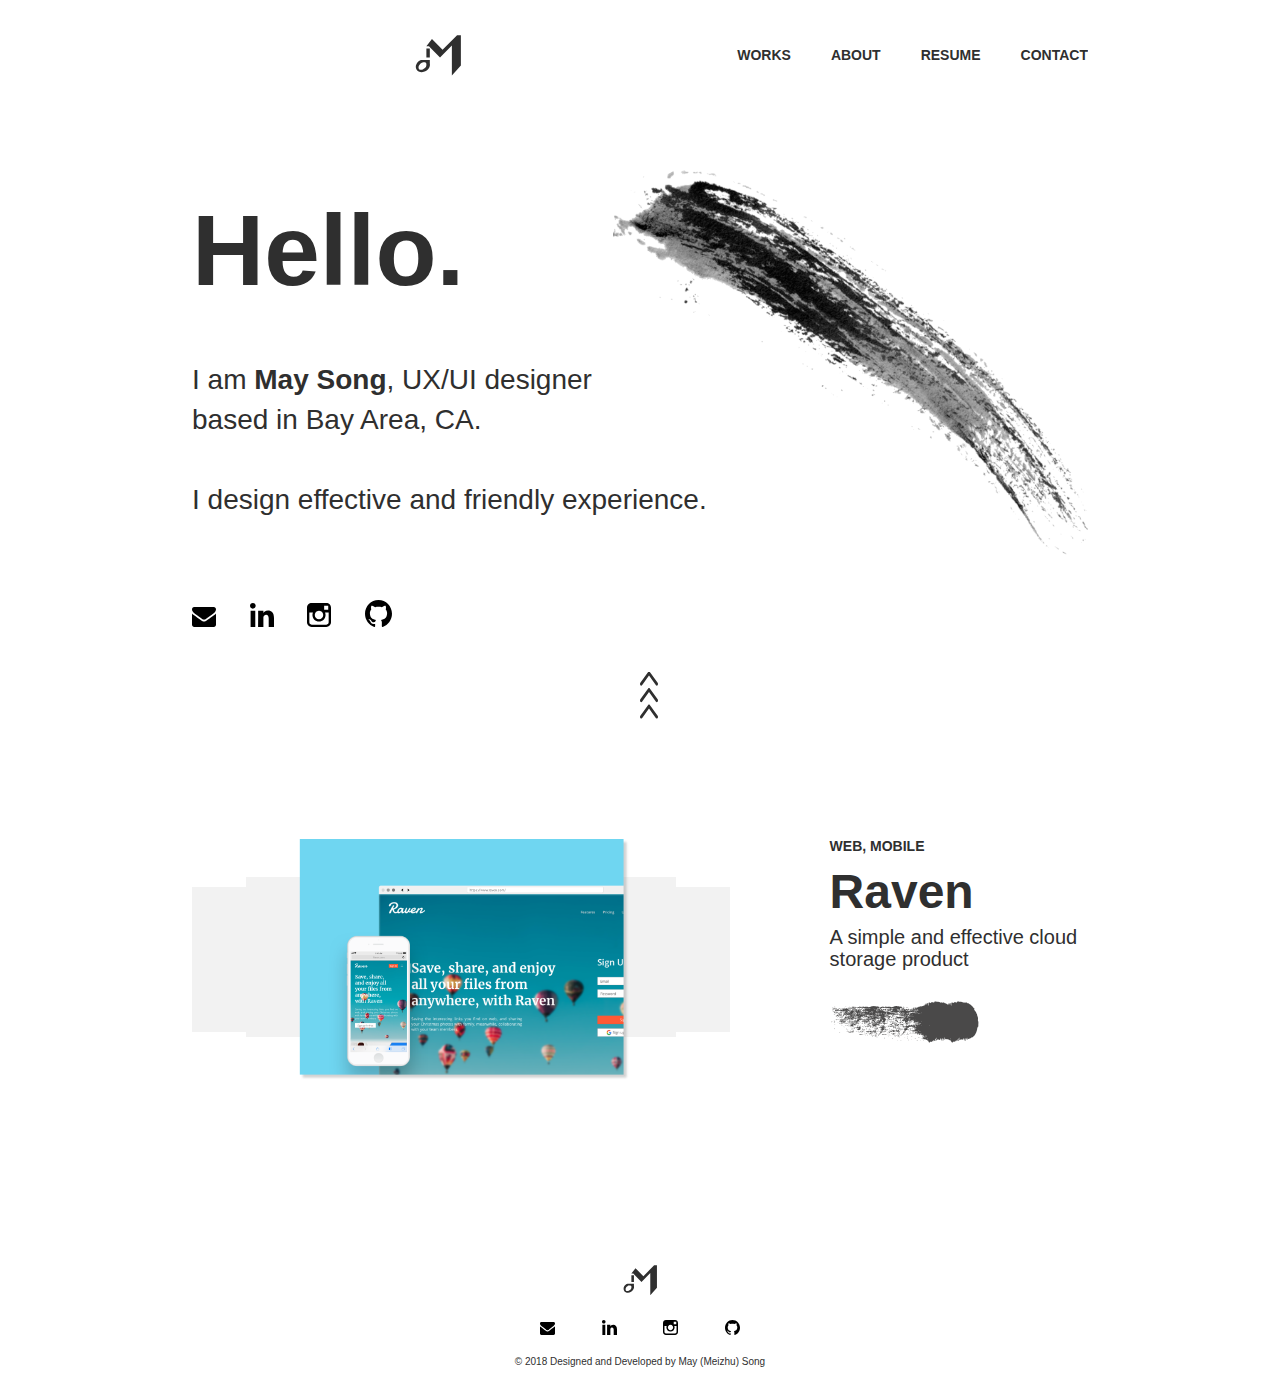
<file: homepage.html>
<!DOCTYPE HTML SYSTEM>

<html>

  <head>
    <title>May Song | UX UI Designer</title>
    <meta name="viewport" content="width=device-width, initial-scale=1">

    <!-- Font Awesome -->
    <link rel="stylesheet" href="https://use.fontawesome.com/releases/v5.3.1/css/all.css" integrity="sha384-mzrmE5qonljUremFsqc01SB46JvROS7bZs3IO2EmfFsd15uHvIt+Y8vEf7N7fWAU" crossorigin="anonymous">

    <!-- Custom Styles -->
    <link rel="stylesheet" href="styles/reset.css">
    <link rel="stylesheet" href="styles/main.css">
  </head>

  <body>
    <div class="container">

      <!-- Navbar -->
      <nav class="navbar">
        <span class="navbar-toggle" id="js-navbar-toggle">
            <i class="fa fa-bars" aria-hidden="true"></i>
        </span>
        <a href="#" class="logo"><img src="/images/logo.svg" alt="logo" class="logo-img"></a>
        <ul class="main-nav" id="js-menu">
          <li>
            <a href="#" class="nav-links">WORKS</a>
          </li>
          <li>
            <a href="#" class="nav-links">ABOUT</a>
          </li>
          <li>
            <a href="#" class="nav-links">RESUME</a>
          </li>
          <li>
            <a href="#" class="nav-links">CONTACT</a>
          </li>
        </ul>
      </nav>

      <!-- Hero Unit -->
      <section class="hero">
          <div class="heroText">
            <h1>Hello.</h1>
            <!-- First Line -->
            <div class="blockLarge">
              I am<span style="font-weight: bold"> May Song</span>, UX/UI designer
            <br/> based in Bay Area, CA.
            </div>
          </div>
          <!--Hero Image  -->
          <div class="heroImage" style="background-image: url('../hero_img.png')" >
          </div>
          <!-- Second line -->
          <div class="blockSmall">
            I design effective and friendly experience.
          </div>
          <!-- Contact Icons -->
          <div class="contact">
            <ul class="contact-container">
              <li>
                <a href="#"><img src="images/mail.svg" alt="email" class="contact-icon"></a>
              </li>
              <li>
                <a href="#"><img src="images/linkedin.svg" alt="linkedin" class="contact-icon"></a>
              </li>
              <li>
                <a href="#"><img src="images/instagram.svg" alt="instagram" class="contact-icon"></a>
              </li>
              <li>
                <a href="#"><img src="images/github.svg" alt="github" class="contact-icon"></a>
              </li>
            </ul>
          </div>
      </section>

      <!-- Arrows-->
      <section class="arrow">
        <img src="/images/arrows.svg" alt="github" class="arrow-img">
      </section>

      <!-- Project Section-->
      <section class="Project">
        <a href="#" class="project-raven">
          <img src="images/raven_new@2x.png" alt="Raven HP" class="ravenImg image">
        </a>
        <div class="project-text">
          <div class="type">WEB, MOBILE</div>
          <a href="#" class="title">
            <h3>Raven</h3>
          </a>
          <div class="description">A simple and effective cloud storage product</div>
          <a href="#"><img src="images/stroke_project.svg" alt="github" class="stroke"></a>
        </div>
      </section>
    </div>

    <!-- Footer -->
    <footer>
      <div class="logo-footer-container">
        <img src="/images/logo.svg" alt="logo" class="logo-footer"></a>
      </div>

      <div class="contact-footer">
        <ul class="contact-container">
          <li>
            <a href="#"><img src="images/mail.svg" alt="email" class="contact-icon-footer"></a>
          </li>
          <li>
            <a href="#"><img src="images/linkedin.svg" alt="linkedin" class="contact-icon-footer"></a>
          </li>
          <li>
            <a href="#"><img src="images/instagram.svg" alt="instagram" class="contact-icon-footer"></a>
          </li>
          <li>
            <a href="#"><img src="images/github.svg" alt="github" class="contact-icon-footer"></a>
          </li>
        </ul>
      </div>
      <p>© 2018 Designed and Developed by May (Meizhu) Song</p>
    </footer>

     <!-- Scripts  -->
     <script src="scripts/navbar.js"></script>

   </body>
</html>
</file>
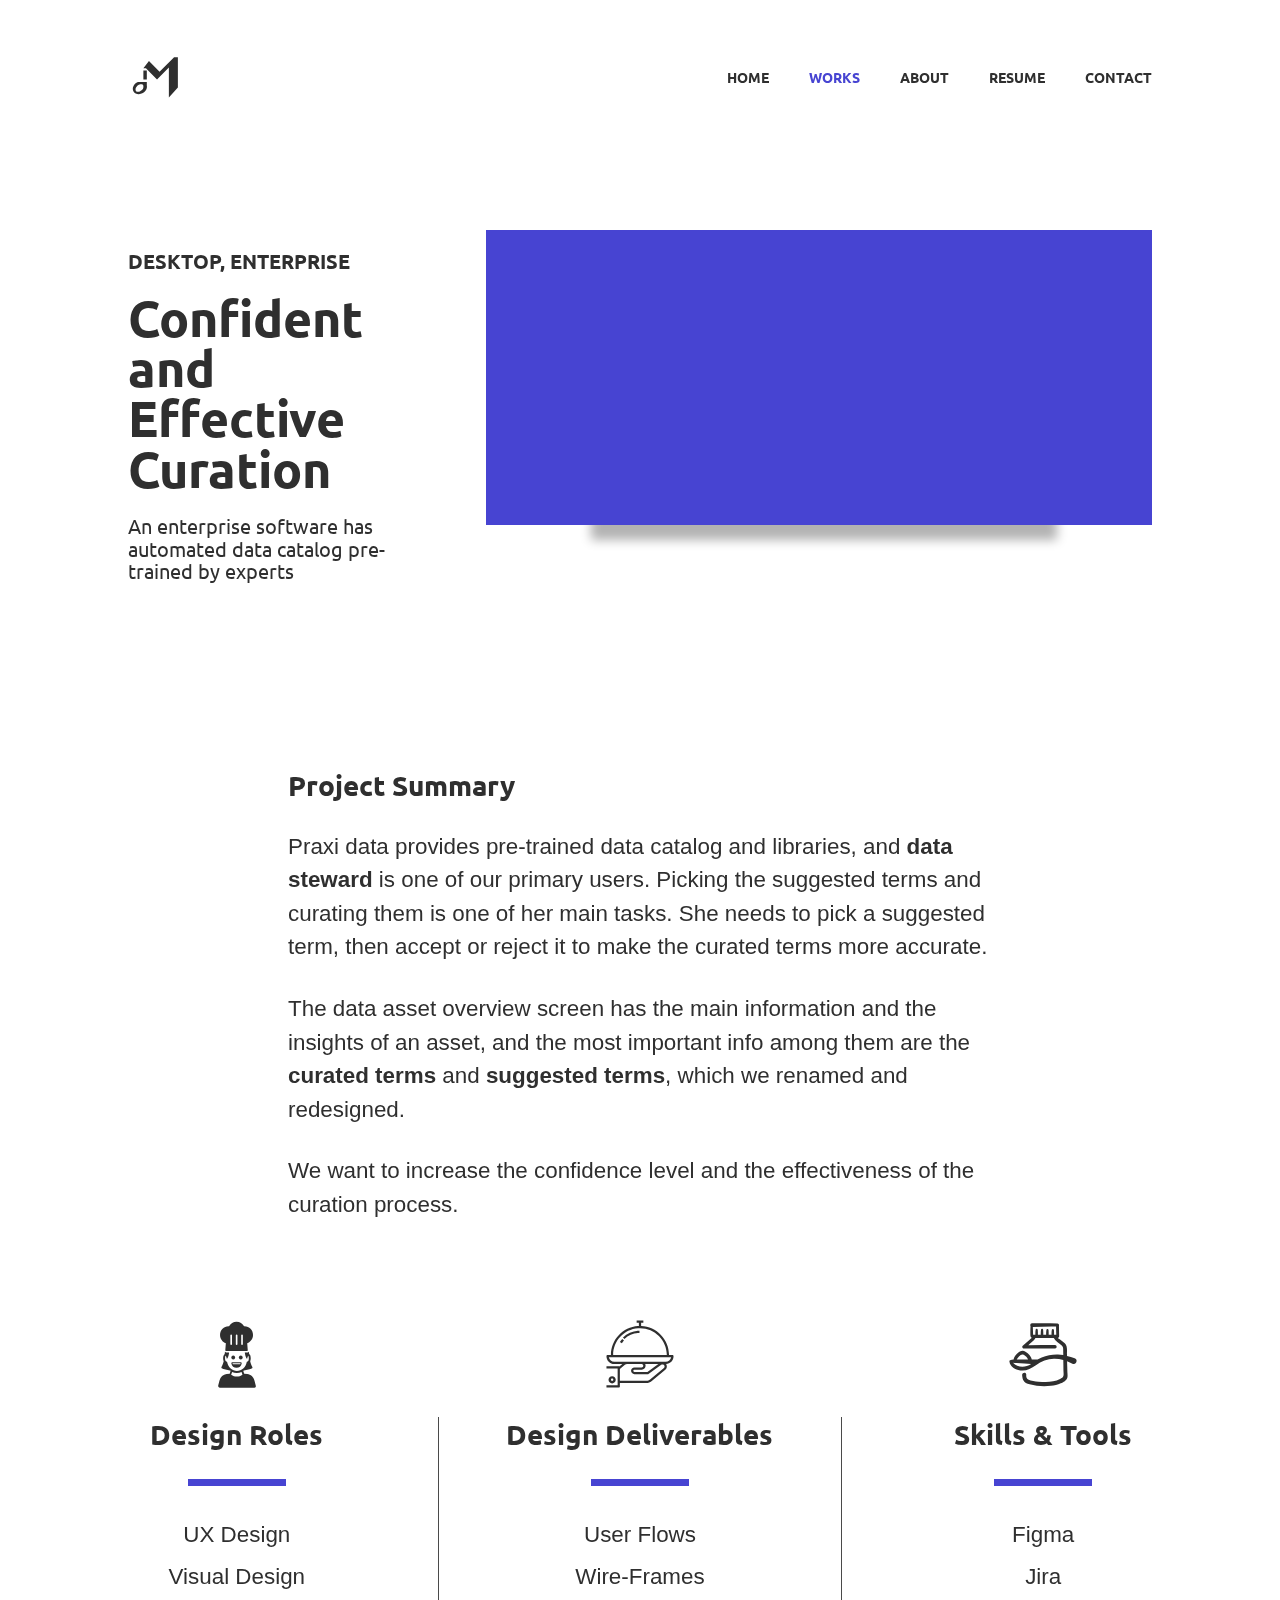
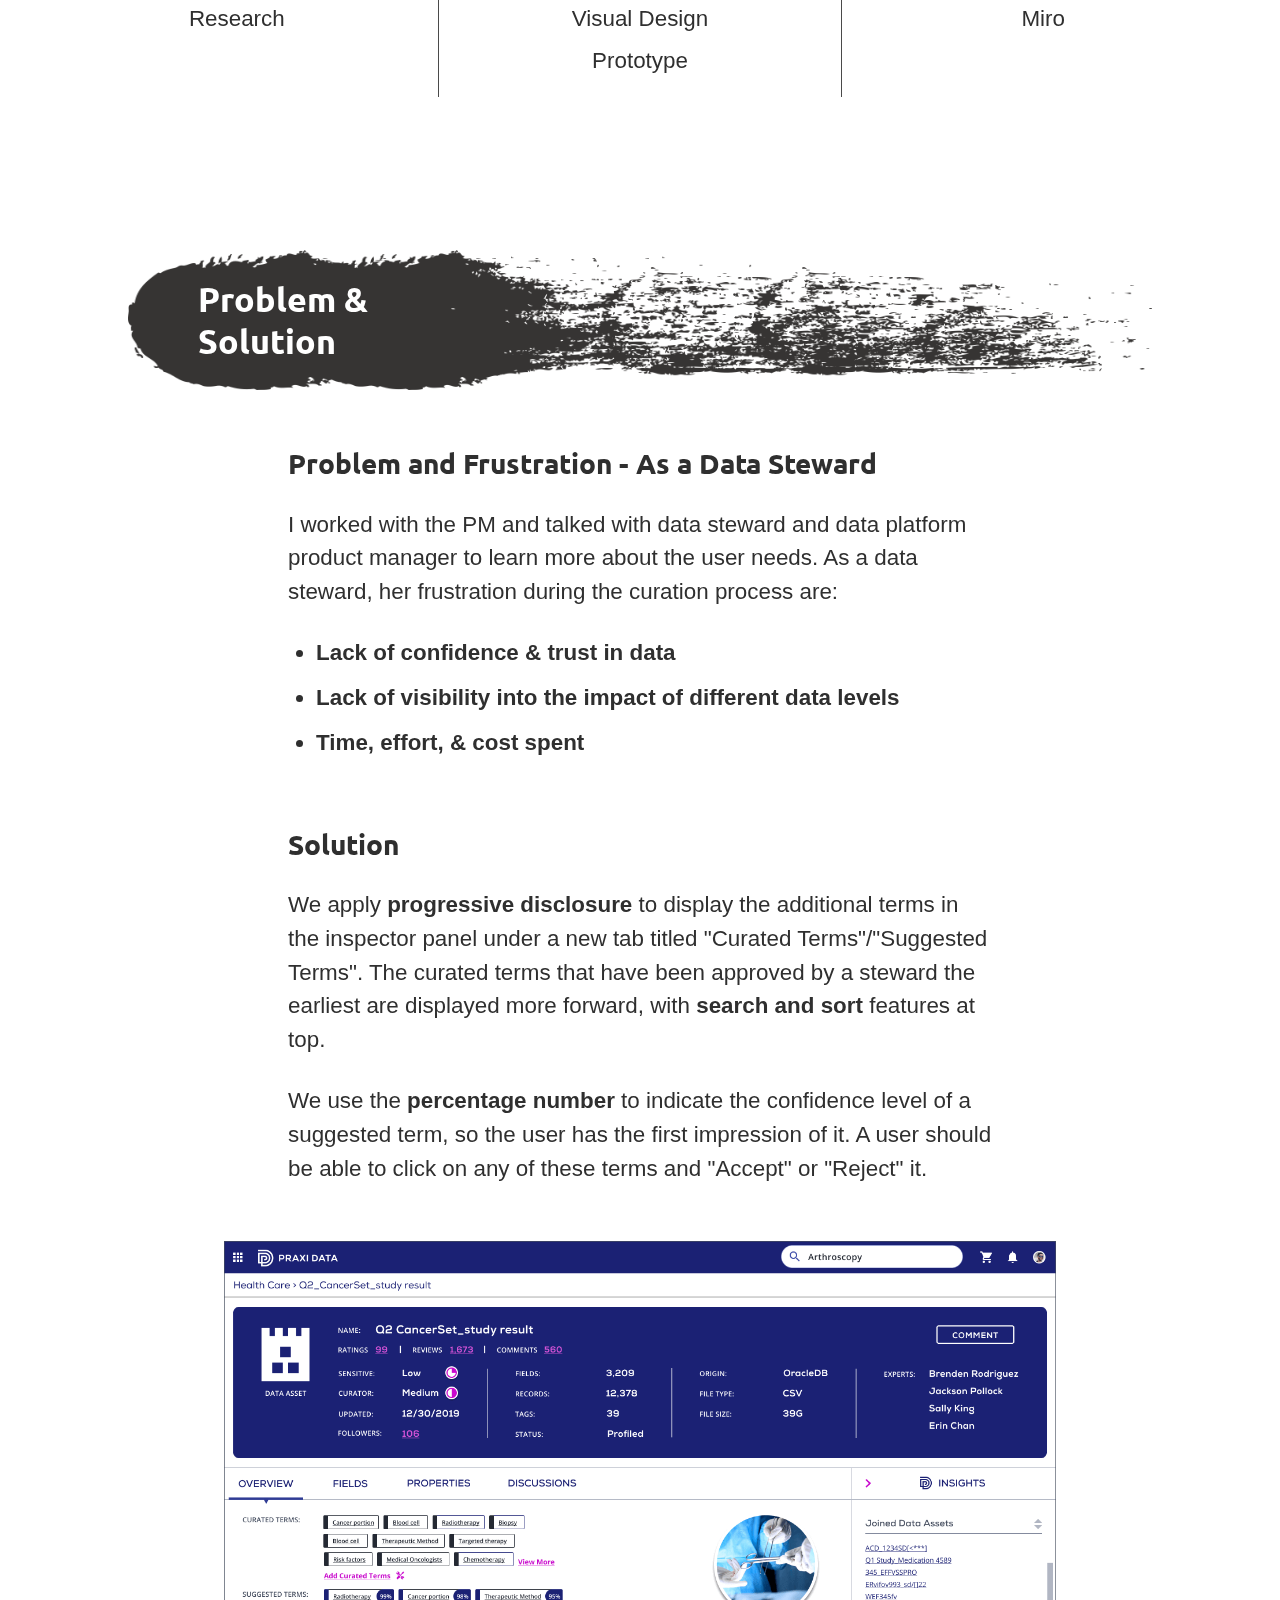
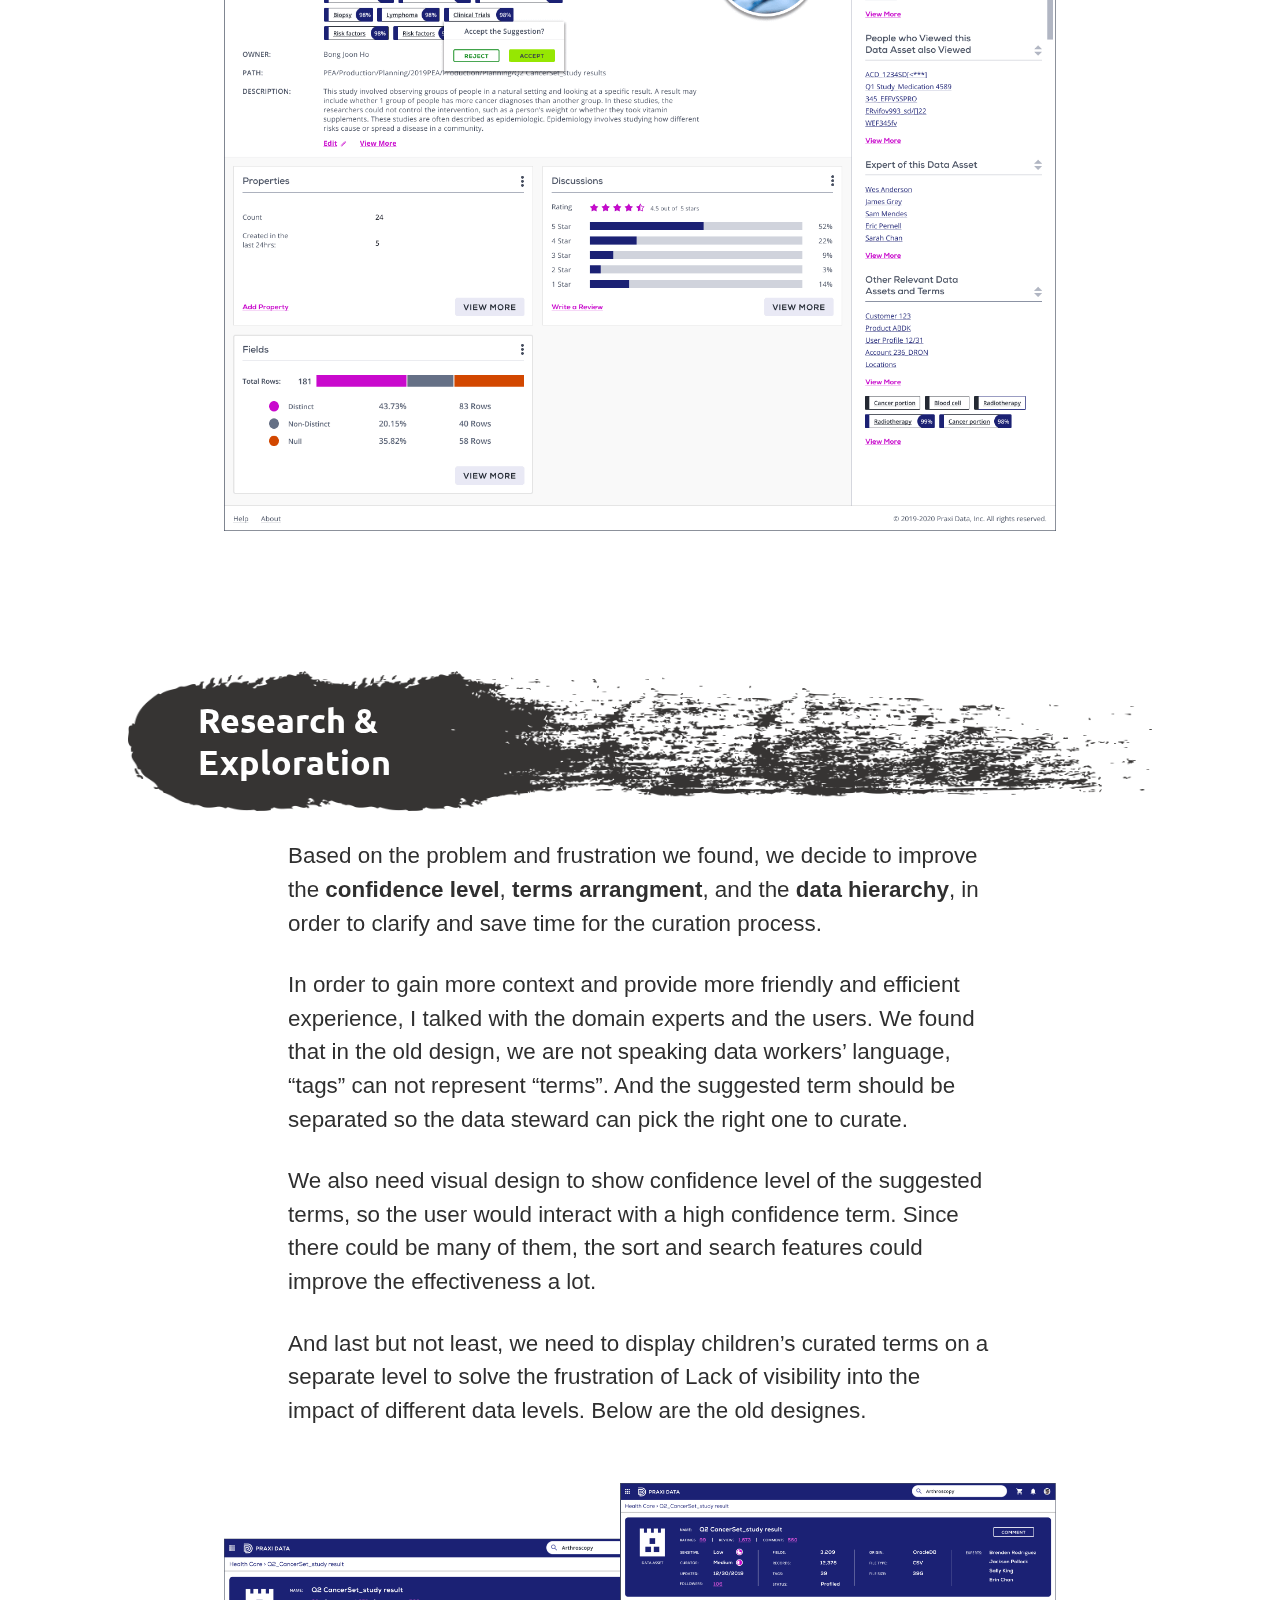
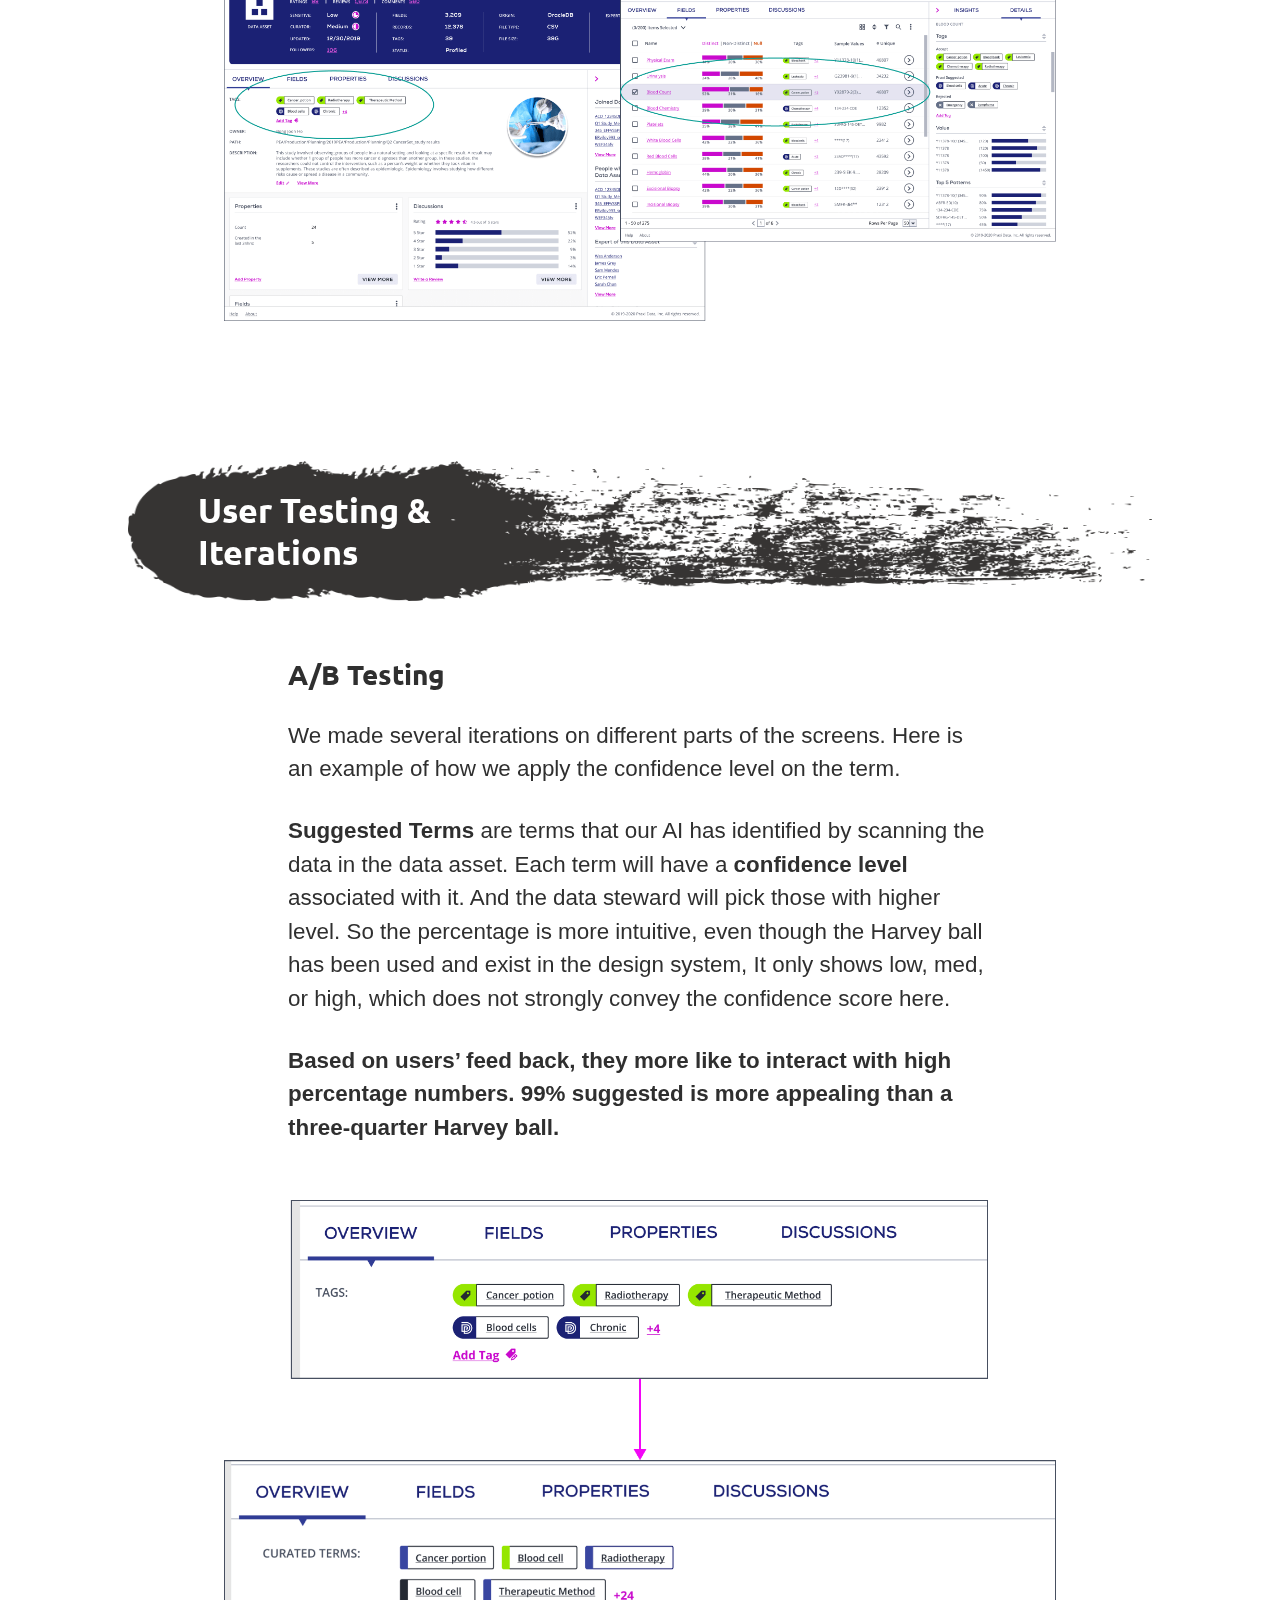
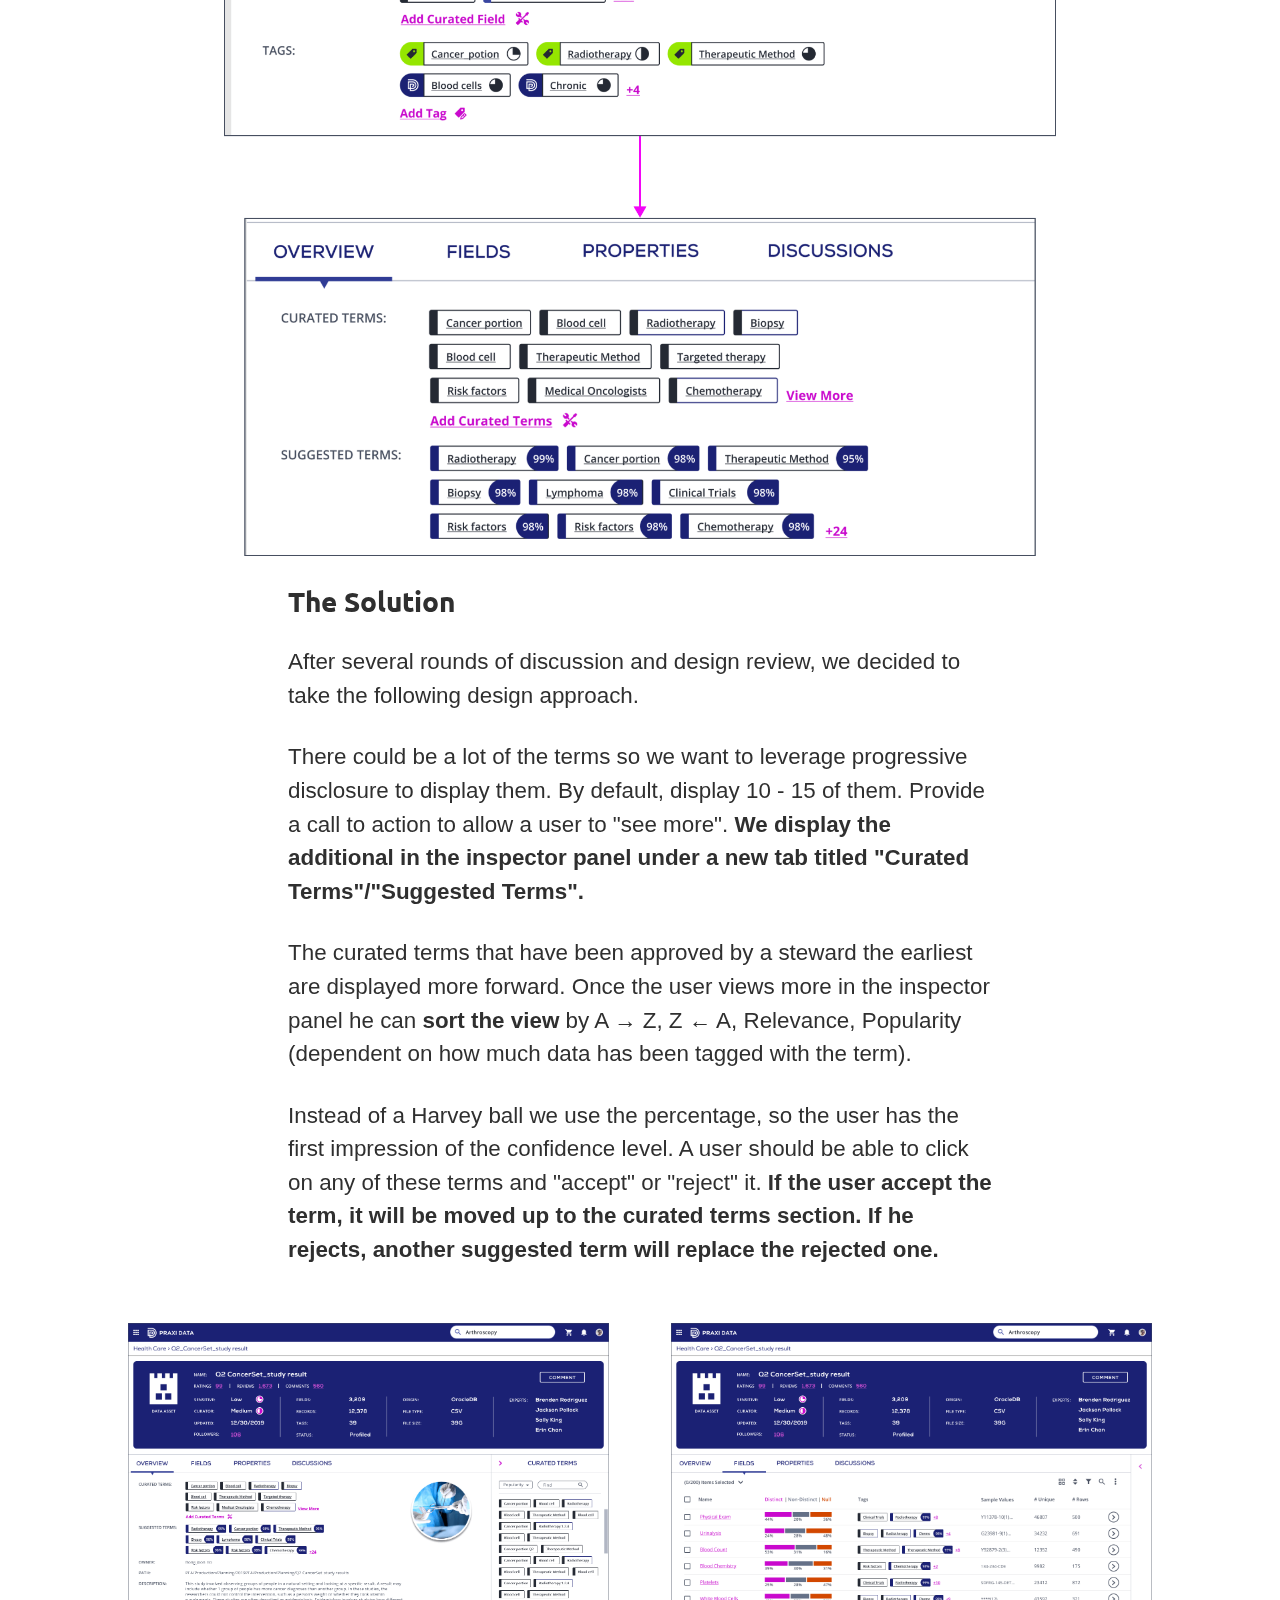
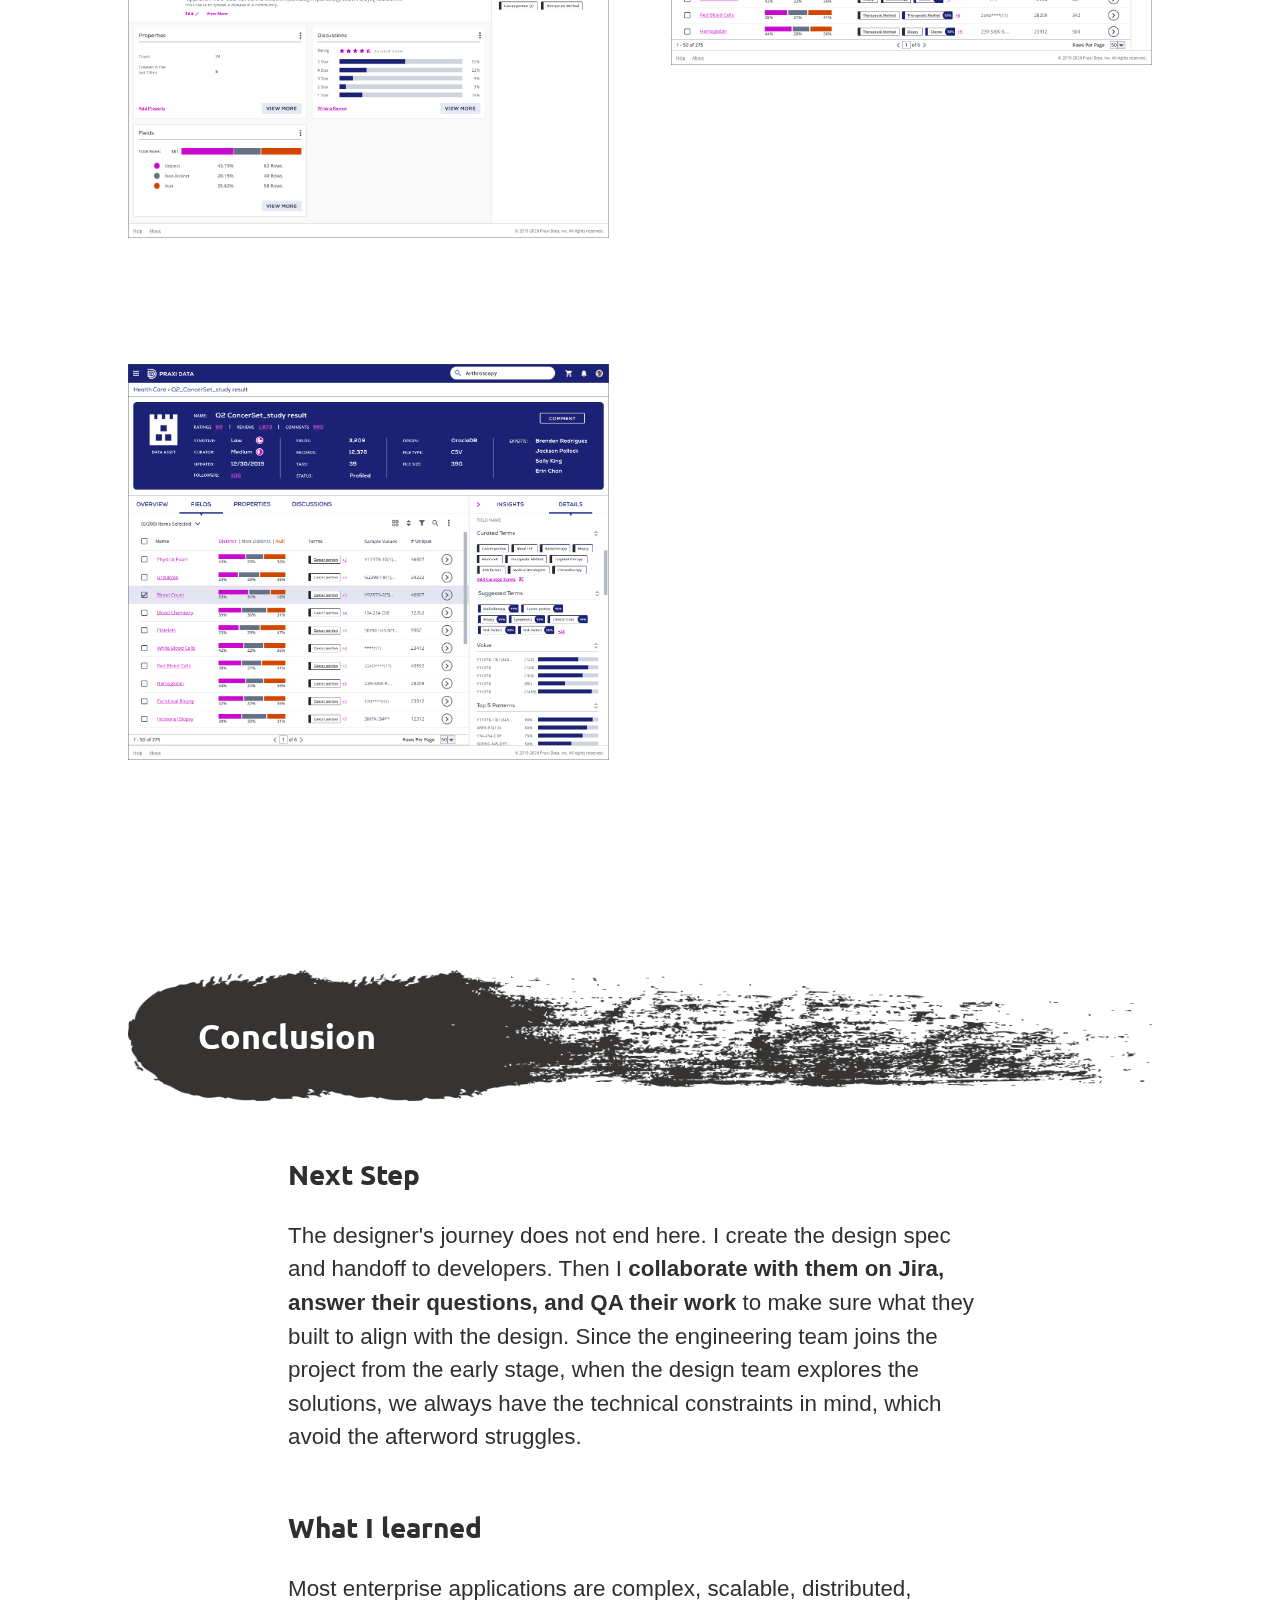
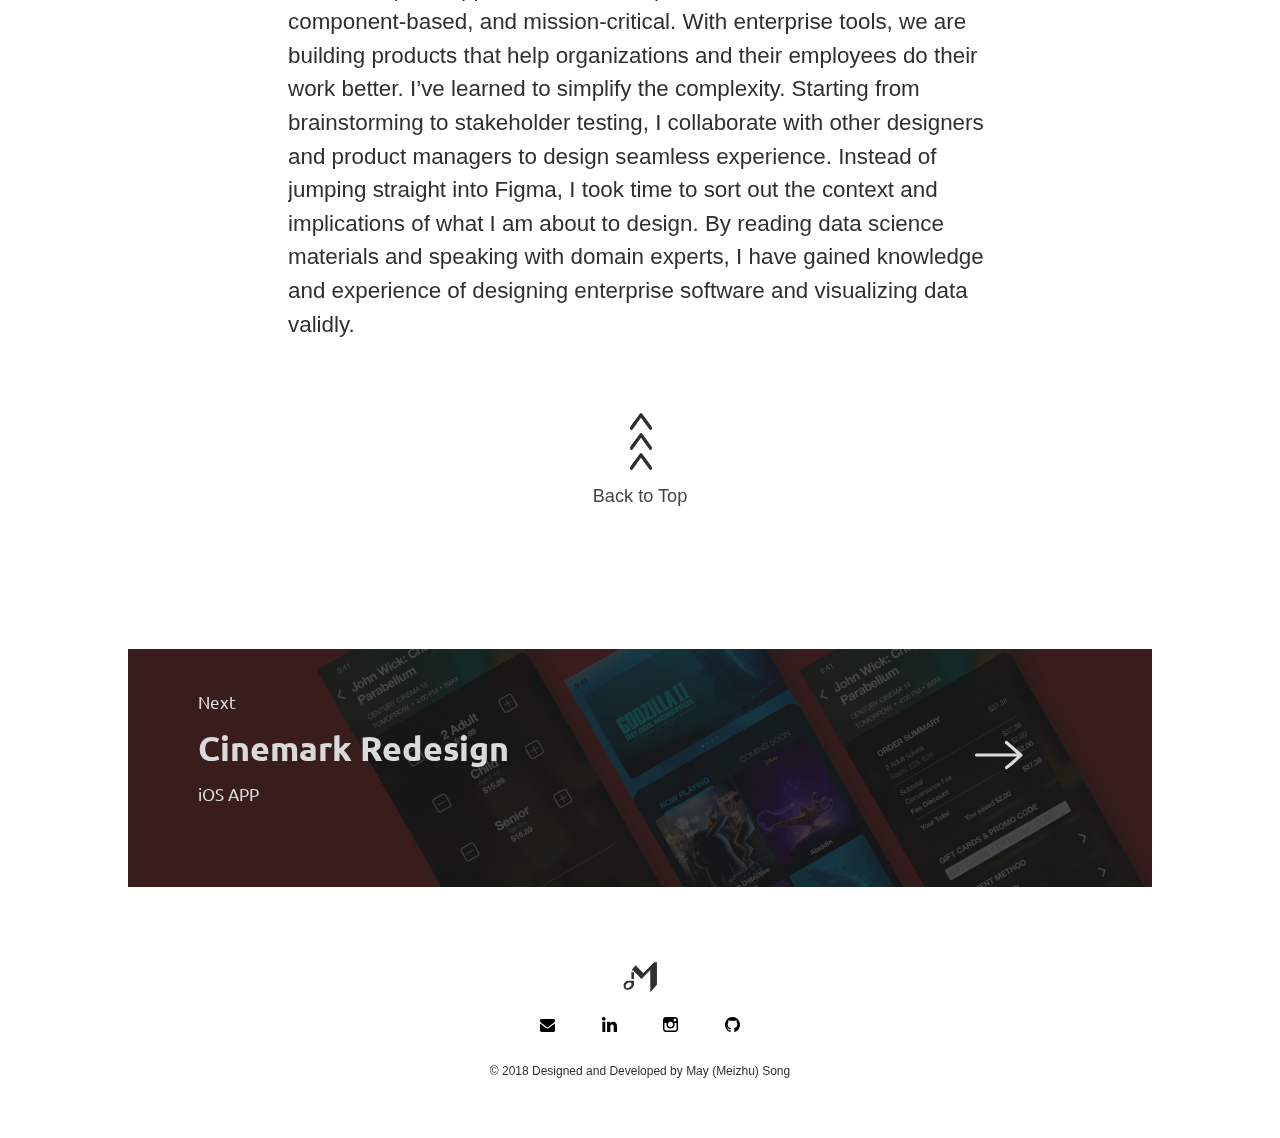
<file: project_praxi.html>
<!DOCTYPE HTML SYSTEM>

<html>
  <head>
    <meta name="viewport" content="width=device-width, initial-scale=1">

    <link rel="shortcut icon" href="images/favicon.ico" />
    <title>May Song | UX UI Designer</title>

    <!-- Font Awesome -->
    <link rel="stylesheet" href="https://use.fontawesome.com/releases/v5.3.1/css/all.css" integrity="sha384-mzrmE5qonljUremFsqc01SB46JvROS7bZs3IO2EmfFsd15uHvIt+Y8vEf7N7fWAU" crossorigin="anonymous">

    <!-- Custom Styles -->
    <link rel="stylesheet" href="styles/reset.css">
    <link href="https://fonts.googleapis.com/css?family=Ubuntu:400,400i,700" rel="stylesheet">
    <link rel="stylesheet" href="styles/casestudy_praxi.css">
    <link rel="stylesheet" href="styles/revealer.css">
    <!-- Lightbox -->
    <link href="styles/tobi.css" rel="stylesheet">



    <!-- Global site tag (gtag.js) - Google Analytics -->
    <script async src="https://www.googletagmanager.com/gtag/js?id=UA-128917992-1"></script>
    <script>
      window.dataLayer = window.dataLayer || [];
      function gtag(){dataLayer.push(arguments);}
      gtag('js', new Date());

      gtag('config', 'UA-128917992-1');
    </script>

  </head>

  <body>
    <!-- Navbar -->
    <div class="nav-container">
      <!-- Navbar -->
      <nav class="navbar">
        <!-- <span class="navbar-toggle" id="js-navbar-toggle">
            <i class="fa fa-bars" aria-hidden="true"></i>
        </span> -->
        <a href="index.html" class="logo"><img src="/images/logo.svg" alt="logo" class="logo-img"></a>

        <ul class="main-nav" id="js-menu">
          <li>
            <a href="index.html" class="nav-links">HOME</a>
          </li>

          <li>
            <a href="index.html#project" class="nav-links" id="current-page">WORKS</a>
          </li>

          <li>
            <a href="about.html" class="nav-links">ABOUT</a>
          </li>

          <li>
            <a href="/images/May Song_Resume_2020.png" class="nav-links">RESUME</a>
          </li>

          <li>
            <a href="contact.html" class="nav-links">CONTACT</a>
          </li>
        </ul>

        <div class="open">
          <span class="cls"></span>
          <span>
            <ul class="sub-menu">
        <!-- <ul class="main-nav" id="js-menu"> -->
              <li>
                <a href="index.html" class="nav-links">HOME</a>
              </li>

              <li>
                <a href="index.html#project" class="nav-links" id="current-page">WORKS</a>
              </li>

              <li>
                <a href="about.html" class="nav-links">ABOUT</a>
              </li>

              <li>
                <a href="/images/May Song_Resume_2020.png" class="nav-links">RESUME</a>
              </li>

              <li>
                <a href="contact.html" class="nav-links">CONTACT</a>
              </li>
            </ul>
          </span>
          <span class="cls"></span>
        </div>
      </nav>

    </div>

      <!-- Hero Unit -->
      <section id="hero">
        <div class="project-raven" id="rev-1">
          <img src="images/accept_reject_proto.gif" alt="Raven Prototype" class="raven-gif image">
        </div>
        <div class="projecText">
          <div class="type">DESKTOP, ENTERPRISE</div>
          <h1>Confident and Effective Curation</h1>
          <div class="description">An enterprise software has automated data catalog pre-trained by experts</div>
          <!-- <div class="button" id="button-first">
            <a href="https://invis.io/ABLKZD84HXS" class="cta">
              VIEW PROTOTYPE
            </a>
          </div> -->
        </div>
      </section>

    <div class="container">
      <!-- Summary -->
      <section class="projectSummary">
        <h3>Project Summary</h3>
        <p>Praxi data provides pre-trained data catalog and libraries, and <b>data steward</b> is one of our primary users. Picking the suggested terms and curating them is one of her main tasks. She needs to pick a suggested term, then accept or reject it to make the curated terms more accurate.
        </p>
        <p>The data asset overview screen has the main information and the insights of an asset, and the most important info among them are the <b>curated terms</b> and <b>suggested terms</b>, which we renamed and redesigned.
        </p>
        <p>We want to increase the confidence level and the effectiveness of the curation process.
        </p>
      </section>
    </div>

    <!-- specifies -->
    <section class="specifies">
      <div class="specifies-section">
        <img src="images/cook.svg" alt="Design Roles" class="specifies-icon" id="cook">
        <h3 class="specifies-title">Design Roles</h3>
        <hr/>
        <p class="specifies-content">UX Design<br/>Visual Design<br/>Research</p>
      </div>

      <div class="vertical-line"></div>

      <div class="specifies-section">
        <img src="images/deliver.svg" alt="Deliverables" class="specifies-icon">
        <h3 class="specifies-title">Design Deliverables</h3>
        <hr/>
        <p class="specifies-content">User Flows<br/> Wire-Frames<br/> Visual Design<br/> Prototype</p>
      </div>

      <div class="vertical-line"></div>

      <div class="specifies-section">
        <img src="images/skills.svg" alt="Skills and Tools" class="specifies-icon">
        <h3 class="specifies-title">Skills & Tools</h3>
        <hr/>
        <p class="specifies-content">Figma<br/> Jira<br/> Miro</p>
      </div>
    </section>

    <!-- With Stroke Background -->
    <div class="stroke-wrapper">

      <h2>Problem &<br/> Solution</h2>
    </div>

    <div class="container">
      <section class="problemSolution">
        <h3>Problem and Frustration - As a Data Steward</h3>
        <p>I worked with the PM and talked with data steward and data platform product manager to learn more about the user needs. As a data steward, her frustration during the curation process are:
        </p>
        <ul class="bullet-point">
          <li class="li-text">
            <b>Lack of confidence & trust in data</b>
          </li>
          <li class="li-text">
            <b>Lack of visibility into the impact of different data levels</b>
          </li>
          <li class="li-text">
            <b>Time, effort, & cost spent</b>
          </li>
        </ul>
        <h3>Solution</h3>
        <p>We apply <b>progressive disclosure</b> to display the additional terms in the inspector panel under a new tab titled "Curated Terms"/"Suggested Terms". The curated terms that have been approved by a steward the earliest are displayed more forward, with <b>search and sort</b> features at top.
        </p>
        <p>We use the <b>percentage number</b> to indicate the confidence level of a suggested term, so the user has the first impression of it. A user should be able to click on any of these terms and "Accept" or "Reject" it.
        </p>
        <!-- <ul class="bullet-point">
            <li class="li-text">
              I created the brand logo “Raven” to represent the simple and effective cloud storage product.
            </li>
            <li class="li-text">
              The homepage includes the product introduction, CTA of signing up and logging in, the pricing plan and the user testimonials.
            </li>
            <li class="li-text">
              The dashboard has file creation and file/folder upload features.
            </li>
            <li class="li-text">
              The signing in and forgetting password interaction for small screen were designed as well.
            </li> -->

        <!-- <div class="button">
          <a href="https://invis.io/ABLKZD84HXS" class="cta">
            VIEW PROTOTYPE
          </a>
        </div> -->
      </section>
    </div>

    <div class="large-image">
      <img src="images/Curating_Accept_Reject.png" alt="Mockup" class="image desktop-display">
    </div>

    <!-- h2 With Stroke Background -->
    <div class="stroke-wrapper">
      <h2>Research &<br/> Exploration</h2>
    </div>

    <!-- Continued in container -->
    <div class="container">
      <section class="researchExpo">
        <!-- <h3>User Research</h3> -->
        <p>
        Based on the problem and frustration we found, we decide to improve the <b>confidence level</b>, <b>terms arrangment</b>, and the <b>data hierarchy</b>, in order to clarify and save time for the curation process. </p>
        <p>
        In order to gain more context and provide more friendly and efficient experience, I talked with the domain experts and the users. We found that in the old design, we are not speaking data workers’ language, “tags” can not represent “terms”. And the suggested term should be separated so the data steward can pick the right one to curate.</p>
        <p>We also need visual design to show confidence level of the suggested terms, so the user would interact with a high confidence term. Since there could be many of them, the sort and search features could improve the effectiveness a lot.</p>
        <p>And last but not least, we need to display children’s curated terms on a separate level to solve the frustration of Lack of visibility into the impact of different data levels. Below are the old designes. </p>
      </section>
    </div>

    <div class="survey_result large-image">
      <img src="images/Old_design.png" alt="Color Exp" class="image img-before-p">
    </div>

    <!-- <div class="container">
      <section class="researchExpo">
        <ul class="bullet-point">
            <li class="li-text">
            Sharing items, uploading files, large free storage, and easy file organization are the top important features for users. Among them, sharing items is the most important.
            </li>
            <li class="li-text">
            During all the cloud storage products, only two have been chosen as the favorite. Users select either Google Drive or Dropbox as their favorite service.
            </li>
            <li class="li-text">
            Most collaboration happens between co-workers, and they most often use collaboration tools (Slack, Asana, Google Hangouts, etc.) to achieve it. Email and cloud storage is the second choice.
            </li>
            <li class="li-text">
            Most users collaborate in real time only several times a month or even less often.
            </li>
          </ul>

        <h3>User Personas</h3>
        <p>
          After the analysis of the user survey, I interviewed three users and have developed two user personas.
        </p>
      </section>
    </div>
    <div class="large-image">
      <img src="images/persona_shadows.png" alt="User Personas" class="image img-before-sec">
    </div> -->

    <!-- h2 With Stroke Background -->
    <!-- <div class="stroke-wrapper">
      <h2>Branding &<br/> Identity</h2>
    </div> -->

    <!-- Continued in container -->
    <!-- <div class="container">
      <section class="branding">
        <h3>Brand Identity & Logo</h3>
        <p>
          Raven is committed to creating a <b>simple</b> and <b>effective</b> cloud storage product with a <b>user-friendly</b> and <b>minimalist</b> design. The product name, raven, represents the spirit of sharp, intelligence, and curiosity. A raven not only has the common character as other birds, the exploration of broadness sky but has high intelligence and an organized social structure. They work as a team. As you may know, ravens like to collect valuables and keep their belongings safe. All these characteristics let raven become the best representative of our product.
        </p>
        <p>
          The logo is an integral part of the Raven brand and should be used thoughtfully and consistently. The wordmark should most often be displayed in black/white with or without the logo icon. Our logo can be used either on its own or together with the wordmark which is based on the Damion typeface with the first letter in uppercase giving a sharp and energetic feeling.
        </p>
      </section>
    </div>
    <div class="small-image">
      <img src="images/logos_smaller.jpg" alt="Logo Variation" class="image img-before-p">
    </div> -->

    <!-- <div class="color-typeface">
      <section class="wrapper-bgcolor">
        <div class="wrapper-left">
          <h3>Color Palette</h3>
          <img src="images/color_blocks@2x.png" alt="Brand Colors" class="image img-color-typeface">
          <p class="p-color-typeface">
            The primary colors of Raven include Dodger Blue, Raven Black, and White. The Dodger Blue represents the bright and intelligent essence of Raven. The Black and White provide the necessary proficiency and reliability. Our accent colors (yellow, purple, blue, and red) provide more ways to highlight and distinguish our product and should be applied sparingly to accent select parts.
          </p>
        </div>

        <div class="wrapper-right">
          <h3>Brand Typeface</h3>
          <img src="images/typeface_blocks@2x.png" alt="typeface" class="image img-color-typeface">
          <p class="p-color-typeface">
            Merriweather is our brand typeface, and it is primarily used for headlines with initial caps. Open Sans is the complementary typeface of Raven. It is optimized for print, web, and mobile interfaces, and have excellent legibility characteristics in its letterforms. It is used for subtitles, body elements, and labels.
          </p>
        </div>
        </section>
      </div> -->

    <!-- <div class="stroke-wrapper">
      <h2>Information<br/> Architecture</h2>
    </div>

    <div class="container">
      <section class="informationArch">
        <h3>User Stories</h3>
        <p>
          After reviewed my personas again before creating the user stories, I put myself in the shoes of each of those user types and learned about what matters the most to them and what matters the least. Then I created user stories for the new user and return user, and ranked the tasks by importance. User story connects business concerns with the user research. It determines the order in which I will work on things and how long I will work on them.
          <a href="/images/user_stories_large.png" id="userstory-link">
          Click for the user stories.
          </a>
        </p>
        <h3>User Flows</h3>
        <p>
          Transforming user stories into user flows is an important step before creating wireframes. I generated several user flows of the high-priority user stories. They are: create an account, sign in, create content, organize content, delete files, upload files, and share items.
        </p>
      </section>
    </div> -->

    <!-- <div class="wrapper-userflow">
      <div class="userflow">
        <a href="images/create_folders_and_organize_files.png" class="lightbox">
          <img src="images/create_folders_and_organize_files.png" alt="Create folders and organize files" class="image-userflow">
        </a>
      </div>
      <div class="userflow">
        <a href="images/delete_files.png" class="lightbox">
          <img src="images/delete_files.png" alt="Delete files" class="image-userflow">
        </a>
      </div>
      <div class="userflow">
        <a href="images/create_content.png" class="lightbox">
          <img src="images/create_content.png" alt="Create content" class="image-userflow">
        </a>
      </div>
      <div class="userflow">
        <a href="images/create_account_and_sign_in.png" class="lightbox">
          <img src="images/create_account_and_sign_in.png" alt="Create account and sign in" class="image-userflow">
        </a>
      </div>
      <div class="userflow">
        <a href="images/upload_files.png" class="lightbox">
          <img src="images/upload_files.png" alt="Upload files" class="image-userflow">
        </a>
      </div>
    </div> -->


    <!-- <div class="userflow small-image">
      <div class="wrapper-userflow">
        <a href="/images/user_flow_large.png" class="userflow-link">
          <p class="p-color-typeface">Click For Larger View</p>
        </a>
        <img src="images/user_flows_small.png" alt="User Flows" class="image img-before-p">
      </div>
    </div> -->

    <!-- <div class="wireframes small-image">
      <section class="wrapper-bgcolor-black">
        <div class="wrapper-wireframes-text">
          <h3 style="color:#fff">Wireframes</h3>
          <p>
            Before investing any time in the visual design, wireframes provide me with a map that can be tested on real people and great clarity into how information will be organized on the screen. The goal was keeping my pages simple, clean, and effortless to use. In order to pin down my final design, I first sketched those high priority features and pages with pen and paper. I also tried different styles of the homepage, dashboard, and the sign in page.
          </p>
        </div>
        <div class="wrapper-wireframes-img">
          <img src="images/wireframes_small.png" alt="Wireframes Pen and Paper" class="image float-img-black">
        </div>
      </section>
    </div>

    <div class="container">
        <h3>Low Fidelity Mockups</h3>
        <p>
          In order to test the features I’ve created, the low-fidelity mockups and prototype was the next step. I added more details on the wireframes and completed the most text content for the going forward user testing. Then I created a prototype with InVision.
        </p>
      </section>
    </div>
    <div class="large-image">
      <img src="images/lofi_proto_shadow.png" alt="Wireframes" class="image img-before-sec">
    </div> -->

    <div class="stroke-wrapper">
      <h2>User Testing &<br/> Iterations</h2>
    </div>

    <div class="container">
      <section class="usertestingVisual">
        <h3>A/B Testing</h3>
        <p>
          We made several iterations on different parts of the screens. Here is an example of how we apply the confidence level on the term.
        </p>
        <p>
        <b>Suggested Terms</b> are terms that our AI has identified by scanning the data in the data asset. Each term will have a <b>confidence level</b> associated with it. And the data steward will pick those with higher level. So the percentage is more intuitive, even though the Harvey ball has been used and exist in the design system, It only shows low, med, or high, which does not strongly convey the confidence score here.
        </p>
        <p>
        <b>Based on users’ feed back, they more like to interact with high percentage numbers. 99% suggested is more appealing than a three-quarter Harvey ball.</b>
        </p>

        <!-- <ul class="bullet-point">
          <li class="emphasize">
            Signing up for an account.
          </li>
          <li class="emphasize">
            Adding a piece of content.
          </li>
          <li class="emphasize">
            Organizing a piece of content.
          </li>
        </ul>
        <p>
          Based on the feedback, I identified several items could be improved and some other items were approved by users.
        </p>
        <ul class="bullet-point">
          <li class="li-text">
            Limited text using is approved by users. The homepage is concise and clean, but need some enrichment, like more features, videos, and user testimonials.
          </li>
          <li class="li-text">
            Sign up process is smooth. No popping up window is more convenience and eye-catching, while sign in button would better be enlarged.
          </li>
          <li class="li-text">
            Keeping the design less distractive in order to help users complete their work efficiently.
          </li>
          <li class="li-text">
            Users showed the proper images they thought for the homepage. All images provide a professional working feeling, like a laptop, a cup of coffee on a desk, a notebook and a pencil, etc.
          </li>
        </ul> -->
      </section>
    </div>

    <div class="large-image">
      <img src="images/AB_Testing.png" alt="Insights Panel" class="image testing-img">
    </div>

    <!--<div class="container">
      <section class="usertestingVisual">
        <h3>Rich Description</h3>
        <p>
          We’d like users to add as many details as they can to describe an asset. So the description section could potentially be very long. The user could reach to the full description, the rich description, by clicking “read more”. Though the first and second versions have better readability, the final design balanced the description with the tag section, and kept the design consistent.
        </p>
      </section>
    </div>

      <div class="large-image">
        <img src="images/rich_description.png" alt="Rich Description" class="image testing-img">
      </div>

      <div class="container">
        <section class="usertestingVisual">
          <h3>Review Chart</h3>
          <p>
            We use stars and bar charts to visualize the user reviews. The first thought was keeping stars and the chart the same color. However, our access green(#95E600) was too bright for large area use, and didn’t match well with our hyperlink access pink (#C909CD). The access pink has the same problem on extensive usage. So we pair the primary blue and the access pink at last obtained the balance and saliency.
          </p>
        </section>
      </div>
      <div class="large-image">
        <img src="images/review_chart.png" alt="Review Chart" class="image testing-img">
      </div>

      <div class="container">
        <section class="usertestingVisual">
          <h3>Zero State</h3>
          <p>
            After stakeholders’ prompt, we added the zero state sections, which I overlooked before.
          </p>
        </section>
      </div>
      <div class="large-image">
        <img src="images/zero_state.png" alt="Zero State" class="image testing-img">
      </div>-->


      <!-- <div class="large-image">
        <img src="images/testing_button.png" alt="Button Testing" class="image testing-img">
      </div> -->

      <!-- <div class="wrapper-testing">
      <div class="wrapper-testing-content">
        <p class="p-color-typeface">
          I have created two colors for “update my account” button on the dashboard. <b>Most people (80%)</b> prefer the yellow button. Both of the colors are the accent colors, but with a blue background, yellow gives better contrast, and would easily draw users’ attention. As a result, I would change my original purple button to yellow.
        </p>
      </div>
    </div> -->

    <!-- <div class="wireframes small-image">
      <section class="wrapper-bgcolor-black">
        <div class="wrapper-wireframes-text">
          <h3 style="color:#fff">Challenge</h3>
          <p>
            The challenge I ran into was how to assemble the logo and wordmark together on Raven’s website. The combination of the logo and wordmark was not balanced, and there was not enough space for both on the top left corner. The wordmark had provided the sharp and intelligent feeling of this product with the Damion typeface. While I was not that satisfied with the logo. If given more time, I would have refined the logo design and polished it. It was not professionally designed. So I decided not to use the logo on my product, and only to keep the wordmark. It would be tested later.
          </p>
        </div>
        <div class="wrapper-wireframes-img">
          <img src="images/challenge_skew.png" alt="Logo with X" class="image float-img-black">
        </div>
        </section>
      </div> -->

      <div class="container">
        <section>
          <h3>The Solution</h3>
          <p>
            After several rounds of discussion and design review, we decided to take the following design approach.
          </p>
          <p>
            There could be a lot of the terms so we want to leverage progressive disclosure to display them. By default, display 10 - 15 of them. Provide a call to action to allow a user to "see more". <b>We display the additional in the inspector panel under a new tab titled "Curated Terms"/"Suggested Terms".</b>
          </p>
          <p>
            The curated terms that have been approved by a steward the earliest are displayed more forward. Once the user views more in the inspector panel he can <b>sort the view</b> by A → Z, Z ← A, Relevance, Popularity (dependent on how much data has been tagged with the term).
          </p>
          <p>
            Instead of a Harvey ball we use the percentage, so the user has the first impression of the confidence level.  A user should be able to click on any of these terms and "accept" or "reject" it.  <b>If the user accept the term, it will be moved up to the curated terms section. If he rejects, another suggested term will replace the rejected one.</b>
          </p>
          <!-- <div class="button">
            <a href="https://invis.io/ABLKZD84HXS" class="cta">
              VIEW PROTOTYPE
            </a>
          </div> -->
      </section>
    </div>

    <div class="wrapper-mobile">
      <div class="mobile-screen">
        <img src="images/View More.png" alt="Mobile Homepage Screen" class="image">
      </div>
      <div class="mobile-screen">
        <img src="images/Data Asset_Fields.png" alt="Mobile Dashboard Screen" class="image">
      </div>
    </div>
    <div class="wrapper-mobile">
      <div class="mobile-screen">
        <img src="images/Fields_Inspector.png" alt="Mobile Homepage Screen" class="image">
      </div>
    </div>

    <!-- <div class="wrapper-mobile">
      <div class="mobile-screen">
        <img src="images/visual3.png" alt="Mobile Sign in Screen" class="image">
      </div>
      <div class="mobile-screen">
        <img src="images/visual4.png" alt="Mobile Forgot PW Screen" class="image">
      </div>
    </div>

    <div class="wrapper-mobile">
      <div class="mobile-screen">
        <img src="images/visual5.png" alt="Discussion Posts" class="image">
      </div>
      <div class="mobile-screen">
        <img src="images/visual6.png" alt="Discussion Topics" class="image">
      </div>
    </div>

    <div class="wrapper-mobile">
      <div class="mobile-screen">
        <img src="images/visual7.png" alt="Discussion Topics Thread" class="image">
      </div>
      <div class="mobile-screen">
        <img src="images/visual8.png" alt="Discussion Topics Reply" class="image">
      </div>
    </div>

    <div class="wrapper-mobile">
      <div class="mobile-screen">
        <img src="images/visual9.png" alt="Discussion Reviews" class="image">
      </div>
    </div> -->

    <!-- <div class="small-image" id="full-hp-image">
      <img src="images/hp_long_small.png" alt="The Full Homepage" class="image img-before-sec">
    </div> -->

    <div class="stroke-wrapper">
      <h2 class="one-line-h2">Conclusion</h2>
    </div>

    <div class="container">
      <section class="conclusion">
        <h3>Next Step</h3>
        <p>
          The designer's journey does not end here. I create the design spec and handoff to developers. Then I <b>collaborate with them on Jira, answer their questions, and QA their work</b> to make sure what they built to align with the design. Since the engineering team joins the project from the early stage, when the design team explores the solutions, we always have the technical constraints in mind, which avoid the afterword struggles.
        </p>
        <h3>What I learned</h3>
        <p>
          Most enterprise applications are complex, scalable, distributed, component-based, and mission-critical. With enterprise tools, we are building products that help organizations and their employees do their work better. I’ve learned to simplify the complexity. Starting from brainstorming to stakeholder testing, I collaborate with other designers and product managers to design seamless experience. Instead of jumping straight into Figma, I took time to sort out the context and implications of what I am about to design. By reading data science materials and speaking with domain experts, I have gained knowledge and experience of designing enterprise software and visualizing data validly.
        </p>
        <div class="back-to-top">
          <a href="#top">
            <svg width="25px" height="60px" viewBox="0 0 25 60" version="1.1" xmlns="http://www.w3.org/2000/svg" xmlns:xlink="http://www.w3.org/1999/xlink">
                <title>back to top</title>
                <defs></defs>
                <g id="back-to-top" stroke="none" stroke-width="1" fill="none" fill-rule="evenodd">
                    <g id="arrows" transform="translate(2.000000, 2.000000)" fill="#2F2F2F">
                        <g id="Shape" class="arrow_wrapper">
                            <path class="arrow arrow1" d="M12.0266667,0.6 C11.44,-0.2 10.56,-0.2 9.97333333,0.6 L0.44,13.6 C-0.146666667,14.4 -0.146666667,15.6 0.44,16.4 C1.02666667,17.2 1.90666667,17.2 2.49333333,16.4 L11,4.8 L19.5066667,16.4 C20.0933333,17.2 20.9733333,17.2 21.56,16.4 C22.1466667,15.6 22.1466667,14.4 21.56,13.6 L12.0266667,0.6 Z" fill-rule="nonzero"></path>
                            <path class="arrow arrow2" d="M12.0266667,20.6 C11.44,19.8 10.56,19.8 9.97333333,20.6 L0.44,33.6 C-0.146666667,34.4 -0.146666667,35.6 0.44,36.4 C1.02666667,37.2 1.90666667,37.2 2.49333333,36.4 L11,24.8 L19.5066667,36.4 C20.0933333,37.2 20.9733333,37.2 21.56,36.4 C22.1466667,35.6 22.1466667,34.4 21.56,33.6 L12.0266667,20.6 Z" fill-rule="nonzero"></path>
                            <path class="arrow arrow3" d="M12.0266667,40.6 C11.44,39.8 10.56,39.8 9.97333333,40.6 L0.44,53.6 C-0.146666667,54.4 -0.146666667,55.6 0.44,56.4 C1.02666667,57.2 1.90666667,57.2 2.49333333,56.4 L11,44.8 L19.5066667,56.4 C20.0933333,57.2 20.9733333,57.2 21.56,56.4 C22.1466667,55.6 22.1466667,54.4 21.56,53.6 L12.0266667,40.6 Z" fill-rule="nonzero"></path>
                        </g>
                    </g>
                </g>
            </svg>
          </a>
          <a href="#top">
            <div class="p-color-typeface arrow-text">Back to Top</div>
          </a>
        </div>
      </section>
    </div>
    <!-- Next Project -->
    <a href="project_movie.html">
      <div class="next-project-wrapper" id="next-project">
        <div class="next-project-text">
          <div class="description next-project-des">Next</div>
          <h2 id="next-project-name">Cinemark Redesign</h2>
          <div class="description next-project-des">iOS APP</div>
        </div>
        <svg id="arrow_next_svg" width="50px" height="30px" viewBox="0 0 46 28" version="1.1" xmlns="http://www.w3.org/2000/svg" xmlns:xlink="http://www.w3.org/1999/xlink">
            <title>arrow_next</title>
            <g id="Page-1" stroke="none" stroke-width="1" fill="none" fill-rule="evenodd">
                <g id="arrow_artboard" transform="translate(-494.000000, -109.000000)" fill="#dadada" fill-rule="nonzero">
                    <g id="arrow_next" transform="translate(494.000000, 109.000000)">
                        <path d="M44.939,12.978 L31.268,1.167 C30.641,0.625 29.693,0.696 29.153,1.322 C28.611,1.949 28.68,2.896 29.307,3.438 L39.786,12.49 L2.444,12.49 C1.616,12.49 0.944,13.161 0.944,13.99 C0.944,14.819 1.616,15.49 2.444,15.49 L40.163,15.49 L34.19,20.821 L29.524,24.511 C28.875,25.025 28.764,25.968 29.278,26.618 C29.574,26.992 30.013,27.187 30.456,27.187 C30.782,27.187 31.11,27.082 31.386,26.863 L36.119,23.115 L44.957,15.231 C45.279,14.944 45.462,14.532 45.4590363,14.1 C45.455,13.669 45.267,13.26 44.939,12.978 Z" id="Path"></path>
                    </g>
                </g>
            </g>
        </svg>
      </div>
    </a>

    <!-- Footer -->
    <footer>
      <!-- <hr class="footer-hr"/> -->
      <div class="logo-footer-container">
        <img src="/images/logo.svg" alt="logo" class="logo-footer"></a>
      </div>

      <div class="contact-footer">
        <ul class="contact-container">
          <li>
            <a href="mailto:meizhusong2016@gmail.com"><img src="images/mail.svg" alt="email" class="contact-icon-footer"></a>
          </li>
          <li>
            <a href="https://www.linkedin.com/in/may-song/"><img src="images/linkedin.svg" alt="linkedin" class="contact-icon-footer"></a>
          </li>
          <li>
            <a href="https://www.instagram.com/mzsong_art/"><img src="images/instagram.svg" alt="instagram" class="contact-icon-footer"></a>
          </li>
          <li>
            <a href="https://github.com/may-2017"><img src="images/github.svg" alt="github" class="contact-icon-footer"></a>
          </li>
        </ul>
      </div>
      <p class="p-footer">© 2018 Designed and Developed by May (Meizhu) Song</p>
    </footer>

    <!-- Scripts  -->
    <!-- navbar -->
    <script src="scripts/jQuery_3.3.1.js"></script>
    <script src="scripts/new_navbar.js"></script>
    <!-- <script src="scripts/navbar.js"></script> -->
    <!-- Block reveal  -->
    <script src="scripts/anime.min.js"></script>
    <script src="scripts/block_reveal.js"></script>
    <script src="scripts/scrollMonitor.js"></script>
    <script src="scripts/revealer4.js"></script>
    <!-- lightbox -->
    <script src="scripts/tobi.min.js"></script>
    <script src="scripts/lightbox.js"></script>


   </body>
</html>
</file>
<file: styles/main.css>
* {
  box-sizing: border-box;
}

html {
  font-size: 10px;
}

body {
  color: #2f2f2f;;
  display: flex;
  font-family: 'Ubuntu', 'Helvetica Neue', Helvetica, sans-serif;
  flex-direction: column;
  height: 100%;
}

.container {
  background-color: transparent;
  flex: 1 0 auto;
  margin: 0 auto;
  width: 90%;
}

.navbar {
  margin-top: 2rem;
}

.main-nav {
  display: none;
  font-size: 1.4rem;
  font-weight: bold;
  list-style-type: none;
}

.active {
  display: block;
}

.main-nav li {
  margin: 1.5rem auto;
  text-align: center;
}

.logo {
  display: inline-block;
  font-size: 50%;
  margin-left: 2rem;
}

.logo-img {
  width: 70%;
}

/* .navbar-toggle {
  cursor: pointer;
  font-size: 2.4rem;
  margin-top: 20px;
  position: absolute;
  right: 5rem;
  top: 1rem;
} */

/* ---- New navbar ------ */
.open {
  /* font-size: 2.4rem; */
  /* margin-top: 20px; */
  position: absolute;
  right: 5rem;
  top: 1rem;

  /* position: fixed; */
  /* top: 40px; */
  /* right: 40px; */
  width: 40px;
  height: 50px;
  display: block;
  cursor: pointer;
  transition: opacity 0.2s linear;
}

.open:hover { opacity: 0.8; }

.open span {
  display: block;
  float: left;
  clear: both;
  height: 3.6px;
  width: 32px;
  border-radius: 36px;
  background-color: #2f2f2f;
  position: absolute;
  right: 3px;
  top: 3px;
  overflow: hidden;
  transition: all 0.4s ease;
}

.open span:nth-child(1) {
  /* margin-top: 10px; */
  margin-top: 14px;
  z-index: 9;
}

.open span:nth-child(2) { margin-top: 25px; }

/* .open span:nth-child(3) { margin-top: 40px; } */

.open span:nth-child(3) { margin-top: 36px; }

.sub-menu {
  transition: all 0.8s cubic-bezier(0.68, -0.55, 0.265, 1.55);
  height: 0;
  width: 0;
  right: 0;
  top: 0;
  position: absolute;
  background-color: rgba(92, 61, 129, 0.54);
  border-radius: 50%;
  z-index: 18;
  overflow: hidden;
}

.sub-menu li {
  display: block;
  float: right;
  clear: both;
  height: auto;
  margin-right: -160px;
  transition: all 0.5s cubic-bezier(0.68, -0.55, 0.265, 1.55);
}

.sub-menu li:first-child { margin-top: 180px; }

.sub-menu li:nth-child(1) { -webkit-transition-delay: 0.05s; }

.sub-menu li:nth-child(2) { -webkit-transition-delay: 0.10s; }

.sub-menu li:nth-child(3) { -webkit-transition-delay: 0.15s; }

.sub-menu li:nth-child(4) { -webkit-transition-delay: 0.20s; }

.sub-menu li:nth-child(5) { -webkit-transition-delay: 0.25s; }

.sub-menu li a {
  color: #fff;
  font-size: 14px;
  width: 100%;
  display: block;
  float: left;
  line-height: 40px;
}

.oppenned .sub-menu {
  opacity: 1;
  height: 400px;
  width: 400px;
}

.oppenned span:nth-child(2) { overflow: visible; }

.oppenned span:nth-child(1),
.oppenned span:nth-child(3) {
  z-index: 100;
  transform: rotate(45deg);
}

.oppenned span:nth-child(1) { transform: rotate(45deg) translateY(6px) translateX(6px); }

.oppenned span:nth-child(2) {
  height: 400px;
  width: 400px;
  right: -160px;
  top: -160px;
  border-radius: 50%;
  background-color: rgba(92, 61, 129, 0.54);
}

.oppenned span:nth-child(3) { transform: rotate(-45deg) translateY(-10px) translateX(10px); }

.oppenned li { margin-right: 168px; }


#current-page {
  color: #4744d2;
}

a {
  color: #2f2f2f;
  text-decoration: none;
}

section {
  margin: 0 auto;
  overflow: hidden;
  text-align: center;
}

.hero {
  margin-top: 8rem;
}

.heroImage {
  display: none;
}

h1 {
  font-size: 7rem;
  font-weight: bold;
}

mark.name {
  background: none;
  color: #4744d2;
  font-weight: bold;
}

.blockLarge {
  font-size: 2.24rem;
  line-height: 3.5rem;
  padding-top: 3.5rem;
}

.blockSmall {
  font-size: 1.8rem;
  line-height: 2.5rem;
  padding-top: 3rem;
}

.arrow {
  display: none;
}

.project-raven, .project-artist, .project-movie, .project-praxi, .project-new_term {
  display: block;
  margin-top: 20px;
  position: relative;
}

.project-new_term:hover img {
  transform: translateY(-10px);
  box-shadow: 0 10px 25px rgba(0, 0, 0, 0.5);
}

.project-praxi:hover img {
  transform: translateY(-10px);
  box-shadow: 0 10px 25px rgba(0, 0, 0, 0.5);
}

.project-raven:hover img {
  transform: translateY(-10px);
  box-shadow: 0 10px 25px rgba(0, 0, 0, 0.5);
}

.project-artist:hover img {
  transform: translateY(-10px);
  box-shadow: 0 10px 25px rgba(0, 0, 0, 0.5);
}

.project-movie:hover img {
  transform: translateY(-10px);
  box-shadow: 0 10px 25px rgba(0, 0, 0, 0.5);
}

.project-new_term:hover:before {
  background: #9104a8;
}

.project-praxi:hover:before {
  background: #2730B1;
}

.project-raven:hover:before {
  background: #5bc3df;
}

.project-artist:hover:before {
  background: #5c3d81;
}

.project-movie:hover:before {
  background: #0F79B0;
}

.project-new_term:before {
  background: #f2f2f2;
  content: "";
  height: 60%;
  left: 0;
  position: absolute;
  top: 20%;
  width: 100%;
  transition: 0.5s all;
  transition-delay: 0.2s;
  z-index: -1;
}

.project-praxi:before {
  background: #f2f2f2;
  content: "";
  height: 60%;
  left: 0;
  position: absolute;
  top: 20%;
  width: 100%;
  transition: 0.5s all;
  transition-delay: 0.2s;
  z-index: -1;
}

.project-raven:before {
  background: #f2f2f2;
  content: "";
  height: 60%;
  left: 0;
  position: absolute;
  top: 20%;
  width: 100%;
  transition: 0.5s all;
  transition-delay: 0.2s;
  z-index: -1;
}

.project-artist:before {
  background: #f2f2f2;
  content: "";
  height: 60%;
  left: 0;
  position: absolute;
  top: 20%;
  width: 100%;
  transition: 0.5s all;
  transition-delay: 0.2s;
  z-index: -1;
}

.project-movie:before {
  background: #f2f2f2;
  content: "";
  height: 60%;
  left: 0;
  position: absolute;
  top: 20%;
  width: 100%;
  transition: 0.5s all;
  transition-delay: 0.2s;
  z-index: -1;
}

.ravenImg {
  height: auto;
  max-width: 80%;
  position: relative;
  transition: 0.5s all;
}

.project-text, .project-text2 {
  color: #2f2f2f;
  padding: 4rem 0;
  padding-left: 4rem;
  text-align: left;
  width: 90%;
}

.project {
  padding-bottom: 3rem;
}

.type {
  font-size: 1.4rem;
  font-weight: bold;
}

h3 {
  display: inline-block;
  font-size: 3.6rem;
  font-weight: bold;
  padding-top: 0.5rem;
  padding-bottom: 1rem;
}

/* h3:hover {
  color: #6fd6f1;
} */

#new_term:hover {
  color: #b209cd;
}

#praxi_data:hover {
  color: #4744D2;
}

#cloud_storage:hover {
  color: #6fd6f1;
}

#cinemark:hover {
  color: #038AD0;
}

#artist_web:hover {
  color: #5c3d81;
}

/*.title:hover h3 {
  color: #6fd6f1;
}*/

.cta, .cta-purple, .cta-red, .cta-blue{
  background: #fff;
  border: solid 2px #6fd6f1;
  border-radius: 0.6rem;
  box-shadow: 0 5px 8px rgba(132, 202, 221, 0.4);
  color: #6fd6f1;
  font-size: 1.4rem;
  font-weight: bold;
  padding: 1rem 2rem;
  text-decoration: none;
  transition: 0.5s all;
}

.cta-blue {
  border: solid 2px #4744d2;
  box-shadow: 0 5px 8px rgba(132, 146, 221, 0.4);
  color: #4744d2;
}

.cta-red {
  border: solid 2px #038AD0;
  box-shadow: 0 5px 8px rgba(114, 184, 220, 0.4);
  color: #038AD0;
}

.cta-purple {
  border: solid 2px #b209cd;
  box-shadow: 0 5px 8px rgba(167, 132, 221, 0.4);
  color: #b209cd;
}

.cta:hover {
  border: solid 2px #6fd6f1;
  background: #6fd6f1;
  color: #fff;
}

.cta-purple:hover {
  border: solid 2px #b209cd;
  background: #b209cd;
  color: #fff;
}

.cta-red:hover {
  border: solid 2px #038AD0;
  background: #038AD0;
  color: #fff;
}

.cta-blue:hover {
  border: solid 2px #4744d2;
  background: #4744d2;
  color: #fff;
}

.description {
  font-size: 1.4rem;
  line-height: 1.6rem;
  padding-bottom: 2.5rem;
}

.stroke {
  opacity: 0.8;
  filter: alpha(opacity=40);
  width: 40%;
}

.stroke:hover {
  opacity: 1.0;
  filter: alpha(opacity=100);
}

.contact {
  margin: 5.2rem auto;
  width: 20rem;
}

.contact-container {
  align-items: baseline;
  display: flex;
  flex-wrap: wrap;
  height: 2rem;
  justify-content: space-between;
  width: 20rem;
}

.contact-icon {
  width: 70%;
}

a svg:hover #mail,
a svg:hover #instagram,
a svg:hover #linkedin,
a svg:hover #github {
  fill: #4744d2;
}

.grid-image {
  max-width: 100%;
  height: auto;
}

#grid-container {
  display: grid;
  grid-gap: 1rem;
  grid-template-columns: repeat(3,1fr);
  grid-template-rows: repeat(4,8rem)
}

.grid-image {
  background-repeat: no-repeat;
  background-size: cover;
  /* background-position: center; */
  transition: .5s ease;
  backface-visibility: hidden;
  position: relative;
}

.layer {
  display: none;
}

.grid-link {
  opacity: 0;
  transition: .5s ease;
 position: absolute;
 top: 50%;
 left: 50%;
 transform: translate(-50%, -50%);
 -ms-transform: translate(-50%, -50%);
 text-align: center;
}

.grid-image:hover .layer{
  display: block;
    background-color: rgba(201, 224, 230, 0.9);
    position: absolute;
    top: 0;
    left: 0;
    width: 100%;
    height: 100%;
}

.grid-image:hover .grid-link {
  opacity: 1;
}

.text-overlay {
    font-size: 1.2rem;
    line-height: 1.6rem;
  }

h4 {
    font-size: 2rem;
    font-weight: bold;
    padding-bottom: 2rem;
    padding-top: 4rem;
}

b {
  font-weight: 700;
}

footer {
  flex-shrink: 0;
  padding-top: 10rem;
  padding-bottom: 2rem;
  text-align: center;
}

.contact-footer {
  margin: 0 auto;
  padding: 2rem 0;
  width: 20rem;
}

.logo-footer {
  width: 4rem;
}

.contact-icon-footer {
  width: 1.5rem;
}


@media screen and (min-width: 768px) {

  .container {
    clear: both;
    overflow: auto;
  }

  .navbar {
    align-items: center;
    display: flex;
    height: 7rem;
    justify-content: space-between;
    padding-bottom: 0;
  }

  .open {
    display: none;
  }

  .main-nav {
    display: flex;
    flex-direction: row;
    justify-content: flex-end;
  }

  .main-nav li {
    margin: 0;
  }

  .nav-links {
    margin-left: 40px;
  }

  .logo {
    margin-left: 0;
    margin-top: 0;
  }

  /* .navbar-toggle {
    display: none;
  } */

  .logo:hover,
  .nav-links:hover {
    color: #4744d2;
  }

  #rev-1, #rev-2 {
    opacity: 0;
  }

  .blockLarge {
    padding-top: 2rem;
  }

  .blockSmall {
    float: left;
    padding-top: 2rem;
    text-align: left;
    width: 60%;
  }

  .heroText {
    float: left;
    text-align: left;
    width: 50%;
  }

  .heroImage {
    background-repeat: no-repeat;
    background-size: cover;
    background-position: center center;
    display: block;
    float: right;
    height: 0;
    margin-left: -50rem;
    padding-bottom: 43%;
    position: relative;
    width: 53%;
  }

  .contact {
    float: left;
    margin: 0 auto;
    padding-top: 4rem;
    padding-bottom: 2rem;
    width: 50%;
  }

  .arrow {
    display: block;
    margin: 0 auto;
    margin-top: 2rem;
    padding-top: 5rem;
    position: relative;
  }

  @keyframes bouncing {
      0% {bottom: 0;}
      50% {bottom: 20px;}
      100% {bottom: 0;}
  }

  .arrow-img {
      animation: bouncing 1s infinite ease-in-out;
      bottom: 0;
      display: block;
      left: 50%;
      position: absolute;
      transform: rotate(180deg);
      width: 1.8rem;
  }

  .arrow1 {
    animation: goingup1 1s infinite;
    animation-delay: .1s;

  }

  .arrow2 {
    animation: goingup2 1s infinite;
    animation-delay: .25s;
  }

  .arrow3 {
    animation: goingup3 1s infinite;
    animation-delay: .4s;

  }

  @keyframes goingup1 {
    0% { opacity: 0; },
    50% { opacity: 1; },
    100% { opacity: 0; },
  }

  @keyframes goingup2 {
    0% { opacity: 0; },
    50% { opacity: 1; },
    100% { opacity: 0; },
  }

  @keyframes goingup3 {
    0% { opacity: 0; },
    50% { opacity: 1; },
    100% { opacity: 0; },
  }

  .project {
    padding-top: 10rem;
    padding-bottom: 5rem;
  }

  .project-text {
    float: right;
    padding: 3.5rem 0 0 6rem;
    width: 40%;
  }

  .project-text2 {
    float: left;
    padding: 3.5rem 0 0 6rem;
    width: 40%;
  }

  .stroke {
    width: 11rem;
  }

  /*.ravenImg {
    float: left;
    padding: 0;
    width: 60%;
  }*/
  .project-movie {
    float: right;
    margin-top: 0;
    padding: 0;
    width: 60%;
  }

  .project-new_term {
    float: right;
    margin-top: 0;
    padding: 0;
    width: 60%;
  }

  .project-praxi {
    float: left;
    margin-top: 0;
    padding: 0;
    width: 60%;
  }

  .project-raven {
    float: left;
    margin-top: 0;
    padding: 0;
    width: 60%;
  }

  .project-artist {
    float: right;
    margin-top: 0;
    padding: 0;
    width: 60%;
  }


  #grid-container {
    display: grid;
    grid-gap: 1rem;
    grid-template-columns: repeat(4,1fr);
    grid-template-rows: repeat(3,10rem)
  }

  .text-overlay {
      font-size: 1.4rem;
      line-height: 1.8rem;
    }

  h4 {
      padding-top: 8rem;
  }


  hr {
    width: 61.5rem;
  }
}

@media screen and (min-width: 1000px) {

  .container {
    width: 70%;
  }

  .logo-img {
    width: 80%;
  }

  h1 {
    font-size: 10rem;
    font-weight: bold;
    margin-bottom: 2rem;
  }


  .heroText {
    padding-top: 3rem;
  }

  .blockLarge, .blockSmall {
    font-size: 2.8rem;
    line-height: 4rem;
    padding-top: 4rem;
  }

  .contact {
    padding-top: 8rem;
  }

  .contact-container {
    height: auto;
  }

  .contact-icon {
    width: 100%;
  }

  h3 {
    color: #2f2f2f;
    font-size: 4.8rem;
    padding-top: 1.5rem;
    padding-top: 1.5rem;
  }

  .description {
    font-size: 2rem;
    line-height: 2.2rem;
    padding-bottom: 3rem;
  }

  .stroke {
    width: 15rem;
  }

  .project-text {
    padding-left: 10rem;
    /* padding-top: 8.5rem; */
  }

  .project-text, .project-text2 {
    padding-top: 0;
  }

  .project-text2 {
    padding-left: 0;
  }

  .project {
    padding-top: 12rem;
    padding-bottom: 8rem;
  }

  #grid-container {
    display: grid;
    grid-gap: 1rem;
    grid-template-columns: repeat(5,1fr);
    grid-template-rows: repeat(3,14rem)
  }

  h4 {
    font-size: 2.2rem;
    padding-bottom: 2.2rem;
    padding-top: 15rem;

  }

  hr {
    margin-bottom: 5rem;
    width: 109.2rem;
  }
}


@media screen and (min-width: 1500px) {

  .project-text, .project-text2 {
    padding-top: 8.5rem;
  }
}


@media screen and (min-width: 1900px) {

  html {
    font-size: 12px;
  }

  .container {
    max-width: 1536px;
  }

  .logo-img {
    width: 120%;
  }

  #grid-container {
    display: grid;
    grid-gap: 1rem;
    grid-template-columns: repeat(7,1fr);
    grid-template-rows: repeat(2,14rem)
  }

  h4 {
      font-size: 2.8rem;
    }

}
</file>
<file: styles/revealer.css>
.block-revealer__element {
	position: absolute;
	top: 0;
	left: 0;
	width: 100%;
	height: 100%;
	background: #000;
	pointer-events: none;
	opacity: 0;
}
</file>
<file: styles/about.css>
* {
  box-sizing: border-box;
}

html {
  font-size: 10px;
}

body {
  color: #000;
  display: flex;
  flex-direction: column;
  font-family: 'Helvetica Neue', Helvetica, arial, sans-serif;
  height: 100%;
}

.container {
  background-color: transparent;
  flex: 1 0 auto;
  margin: 0 auto;
  overflow: hidden;
  width: 80%;
}

.navbar {
  margin-top: 2rem;
}

.main-nav {
  display: none;
  font-family: 'Ubuntu', 'Helvetica Neue', Helvetica, sans-serif;
  font-size: 1.4rem;
  font-weight: bold;
  list-style-type: none;
}

.active {
  display: block;
}

.main-nav li {
  margin: 1.5rem auto;
  text-align: center;
}

.logo {
  display: inline-block;
  font-size: 50%;
}

.logo-img {
  width: 70%;
}

/* .navbar-toggle {
  cursor: pointer;
  font-size: 2.4rem;
  margin-top: 20px;
  position: absolute;
  right: 5rem;
  top: 1rem;
} */

.open {
  /* font-size: 2.4rem; */
  /* margin-top: 20px; */
  position: absolute;
  right: 5rem;
  top: 1rem;

  /* position: fixed; */
  /* top: 40px; */
  /* right: 40px; */
  width: 40px;
  height: 50px;
  display: block;
  cursor: pointer;
  transition: opacity 0.2s linear;
}

.open:hover { opacity: 0.8; }

.open span {
  display: block;
  float: left;
  clear: both;
  height: 3.6px;
  width: 32px;
  border-radius: 36px;
  background-color: #2f2f2f;
  position: absolute;
  right: 3px;
  top: 3px;
  overflow: hidden;
  transition: all 0.4s ease;
}

.open span:nth-child(1) {
  /* margin-top: 10px; */
  margin-top: 14px;
  z-index: 9;
}

.open span:nth-child(2) { margin-top: 25px; }

/* .open span:nth-child(3) { margin-top: 40px; } */

.open span:nth-child(3) { margin-top: 36px; }

.sub-menu {
  transition: all 0.8s cubic-bezier(0.68, -0.55, 0.265, 1.55);
  height: 0;
  width: 0;
  right: 0;
  top: 0;
  position: absolute;
  background-color: rgba(92, 61, 129, 0.54);
  border-radius: 50%;
  z-index: 18;
  overflow: hidden;
}

.sub-menu li {
  display: block;
  float: right;
  clear: both;
  height: auto;
  margin-right: -160px;
  transition: all 0.5s cubic-bezier(0.68, -0.55, 0.265, 1.55);
}

.sub-menu li:first-child { margin-top: 180px; }

.sub-menu li:nth-child(1) { -webkit-transition-delay: 0.05s; }

.sub-menu li:nth-child(2) { -webkit-transition-delay: 0.10s; }

.sub-menu li:nth-child(3) { -webkit-transition-delay: 0.15s; }

.sub-menu li:nth-child(4) { -webkit-transition-delay: 0.20s; }

.sub-menu li:nth-child(5) { -webkit-transition-delay: 0.25s; }

.sub-menu li a {
  color: #fff;
  font-size: 14px;
  width: 100%;
  display: block;
  float: left;
  line-height: 40px;
}

.oppenned .sub-menu {
  opacity: 1;
  height: 400px;
  width: 400px;
}

.oppenned span:nth-child(2) { overflow: visible; }

.oppenned span:nth-child(1),
.oppenned span:nth-child(3) {
  z-index: 100;
  transform: rotate(45deg);
}

.oppenned span:nth-child(1) { transform: rotate(45deg) translateY(6px) translateX(6px); }

.oppenned span:nth-child(2) {
  height: 400px;
  width: 400px;
  right: -160px;
  top: -160px;
  border-radius: 50%;
  background-color: rgba(92, 61, 129, 0.54);
}

.oppenned span:nth-child(3) { transform: rotate(-45deg) translateY(-10px) translateX(10px); }

.oppenned li { margin-right: 168px; }


#current-page {
  color: #4744d2;
}

a {
  color: #000;
  text-decoration: none;
}

.hero {
  width: 100%;
}

#hero-image {
    background-repeat: no-repeat;
    background-size: 100% auto;
    background-position: center center;
    display: block;
    padding: 20rem 0;
    position: relative;
    z-index: -1;
  }


#block-first, #block-second, #name {
  color: #2f2f2f;
  font-family: "Ubuntu", "Ubuntu", Helvetica, sans-serif;
  font-size: 2.2rem;
  line-height: 3.5rem;
  margin: 0 auto;
  padding-bottom: 2rem;
  text-align: center;
  width: 80%
}

#block-first {
  padding-bottom: 0;
}


#name {
  font-size: 1.2rem;
  font-weight: bold;
  padding-top: 1rem;
}

#bio {
  color: #4a4a4a;
  font-size: 1.6rem;
  line-height: 2.2rem;
  margin: 0 auto;
  padding-top: 5rem;
  max-width: 70rem;
}

p{
  padding-bottom: 2rem;
}

h3 {
  font-family: "Ubuntu", "Ubuntu", Helvetica, sans-serif;
  font-size: 1.8rem;
  font-weight: bold;
  padding-top: 1rem;
  padding-bottom: 2rem;
}

.contact {
  margin: 5.2rem auto;
  width: 20rem;
}

.contact-container {
  align-items: baseline;
  display: flex;
  flex-wrap: wrap;
  height: 2rem;
  justify-content: space-between;
  width: 20rem;
}

.contact-icon {
  width: 70%;
}

footer {
  flex-shrink: 0;
  padding-top: 10rem;
  padding-bottom: 2rem;
  text-align: center;
}

.contact-footer {
  margin: 0 auto;
  padding: 2rem 0;
  width: 20rem;
}

.logo-footer {
  width: 4rem;
}

.contact-icon-footer {
  width: 1.5rem;
}

@media screen and (min-width: 768px) {
  /* .container {
    width: 100%;
    max-width: 615px;
  } */

  .open {
    display: none;
  }

  .navbar {
    align-items: center;
    display: flex;
    height: 7rem;
    justify-content: space-between;
    padding-bottom: 0;
  }

  .main-nav {
    display: flex;
    flex-direction: row;
    justify-content: flex-end;
  }

  .main-nav li {
    margin: 0;
  }

  .nav-links {
    margin-left: 40px;
  }

  .logo {
    margin-left: 0;
    margin-top: 0;
  }

  /* .navbar-toggle {
    display: none;
  } */

  .logo:hover,
  .nav-links:hover {
    color: #4744d2;
  }

  .hero {
    margin-top: 3rem;
  }

  #hero-image {
    margin-top: 3rem;
    padding: 32rem 0;
    }


@media screen and (min-width: 1000px) {

  .container {
    width: 70%;
  }

  .logo-img {
    width: 80%;
  }

  .hero {
    clear: both;
    margin: 4rem auto 3rem auto;
    /* width: 80%; */
  }

  #block-first, #block-second, #name  {
    float: left;
    font-size: 3rem;
    line-height: 4rem;
    margin: 0;
    width: 40%;
    text-align: left;
  }

  #block-first {
    padding-top: 13rem;
  }

  #block-second {
    margin-right: 10rem;
    position: relative;
    width: 50%;
    z-index: 1;
  }

  #name {
    font-size: 1.4rem;
  }

  #hero-image {
    float: right;
    margin-left: -50rem;
    padding: 25rem 0;
    width: 60%;
    z-index: 0;
  }

  #bio {
    position: relative;
    z-index: -1;
  }

  .contact-container {
    height: auto;
  }

}

@media screen and (min-width: 1800px) {

  html {
    font-size: 12px;
  }


  .container {
    max-width: 1536px;
  }

  /* .hero {
    width: 1536px;
  } */

  .logo-img {
    width: 120%;
  }

  #hero-image {
    padding: 30rem 0;
  }

  #block-first {
    padding-top: 16rem;
  }
}
</file>
<file: styles/contact.css>
* {
  box-sizing: border-box;
}

html {
  font-size: 10px;
}

body {
  color: #000;
  display: flex;
  flex-direction: column;
  font-family: 'Helvetica Neue', Helvetica, arial, sans-serif;
  height: 100%;
}

.container {
  background-color: transparent;
  flex: 1 0 auto;
  margin: 0 auto;
  overflow: hidden;
  width: 80%;
}

.navbar {
  margin-top: 2rem;
}

.main-nav {
  display: none;
  font-family: 'Ubuntu', 'Helvetica Neue', Helvetica, sans-serif;
  font-size: 1.4rem;
  font-weight: bold;
  list-style-type: none;
}

.active {
  display: block;
}

.main-nav li {
  margin: 1.5rem auto;
  text-align: center;
}

.logo {
  display: inline-block;
  font-size: 50%;
}

.logo-img {
  width: 70%;
}

/* .navbar-toggle {
  cursor: pointer;
  font-size: 2.4rem;
  margin-top: 20px;
  position: absolute;
  right: 5rem;
  top: 1.5rem;
} */

/* ---- New navbar ------ */

.open {
  /* font-size: 2.4rem; */
  /* margin-top: 20px; */
  position: absolute;
  right: 5rem;
  top: 1rem;

  /* position: fixed; */
  /* top: 40px; */
  /* right: 40px; */
  width: 40px;
  height: 50px;
  display: block;
  cursor: pointer;
  transition: opacity 0.2s linear;
}

.open:hover { opacity: 0.8; }

.open span {
  display: block;
  float: left;
  clear: both;
  height: 3.6px;
  width: 32px;
  border-radius: 36px;
  background-color: #2f2f2f;
  position: absolute;
  right: 3px;
  top: 3px;
  overflow: hidden;
  transition: all 0.4s ease;
}

.open span:nth-child(1) {
  /* margin-top: 10px; */
  margin-top: 14px;
  z-index: 9;
}

.open span:nth-child(2) { margin-top: 25px; }

/* .open span:nth-child(3) { margin-top: 40px; } */

.open span:nth-child(3) { margin-top: 36px; }

.sub-menu {
  transition: all 0.8s cubic-bezier(0.68, -0.55, 0.265, 1.55);
  height: 0;
  width: 0;
  right: 0;
  top: 0;
  position: absolute;
  background-color: rgba(92, 61, 129, 0.54);
  border-radius: 50%;
  z-index: 18;
  overflow: hidden;
}

.sub-menu li {
  display: block;
  float: right;
  clear: both;
  height: auto;
  margin-right: -160px;
  transition: all 0.5s cubic-bezier(0.68, -0.55, 0.265, 1.55);
}

.sub-menu li:first-child { margin-top: 180px; }

.sub-menu li:nth-child(1) { -webkit-transition-delay: 0.05s; }

.sub-menu li:nth-child(2) { -webkit-transition-delay: 0.10s; }

.sub-menu li:nth-child(3) { -webkit-transition-delay: 0.15s; }

.sub-menu li:nth-child(4) { -webkit-transition-delay: 0.20s; }

.sub-menu li:nth-child(5) { -webkit-transition-delay: 0.25s; }

.sub-menu li a {
  color: #fff;
  font-size: 14px;
  width: 100%;
  display: block;
  float: left;
  line-height: 40px;
}

.oppenned .sub-menu {
  opacity: 1;
  height: 400px;
  width: 400px;
}

.oppenned span:nth-child(2) { overflow: visible; }

.oppenned span:nth-child(1),
.oppenned span:nth-child(3) {
  z-index: 100;
  transform: rotate(45deg);
}

.oppenned span:nth-child(1) { transform: rotate(45deg) translateY(6px) translateX(6px); }

.oppenned span:nth-child(2) {
  height: 400px;
  width: 400px;
  right: -160px;
  top: -160px;
  border-radius: 50%;
  background-color: rgba(92, 61, 129, 0.54);
}

.oppenned span:nth-child(3) { transform: rotate(-45deg) translateY(-10px) translateX(10px); }

.oppenned li { margin-right: 168px; }

#current-page {
  color: #4744d2;
}

a {
  color: #000;
  text-decoration: none;
}

#hero-image {
    background-repeat: no-repeat;
    background-size: cover;
    background-position: center center;
    display: block;
    margin-top: 1.5rem;
    min-height: 40rem;
    position: relative;
    z-index: -1;
  }

#block-first, #block-second, #name {
  color: #2f2f2f;
  font-family: "Ubuntu", "Ubuntu", Helvetica, sans-serif;
  font-size: 2.2rem;
  line-height: 1.5;
  margin: 0 auto;
  padding-bottom: 2rem;
  text-align: center;
}

#block-first {
  color: #000;
  font-size: 3rem;
}

#name {
  font-size: 1.4rem;
}

#floatleft {
  padding-top: 3rem;
  padding-bottom: 3rem;
}

#floatright {
  display: flex;
  align-items: center;
  justify-content: center;
}

#wrapper-floatright {
  display: flex;
  justify-content: center;
  align-items: flex-start;
  flex-direction: column;
  flex-wrap: wrap;
}

.float-contact-container {
  flex: 1 0 auto;
  padding-bottom: 2rem;
}

a svg:hover #mail,
a svg:hover #instagram,
a svg:hover #linkedin,
a svg:hover #github {
  fill: #4744d2;
}

.hover-link:hover .contact-p {
  color: #4744d2;
}

.contact-icon-large {
  position: relative;
  top: 0.4rem;
}

.contact-p {
  color: #4a4a4a;
  display: inline-block;
  font-size: 2.2rem;
  padding-left: 2rem;
}

#footer-p {
  padding-bottom: 2em;
}

.contact-container {
  align-items: baseline;
  display: flex;
  flex-wrap: wrap;
  height: 2em;
  justify-content: space-between;
  width: 20em;
}

footer {
  font-size: 10px;
  flex-shrink: 0;
  padding-top: 10rem;
  padding-bottom: 2rem;
  text-align: center;
}

.contact-footer {
  margin: 0 auto;
  padding: 2em 0;
  width: 20em;
}

.logo-footer {
  width: 4em;
}

.contact-icon-footer {
  width: 1.5em;
}

@media screen and (min-width: 768px) {

  .open {
    display: none;
  }

  .navbar {
    align-items: center;
    display: flex;
    height: 7rem;
    justify-content: space-between;
    padding-bottom: 0;
  }

  .main-nav {
    display: flex;
    flex-direction: row;
    justify-content: flex-end;
  }

  .main-nav li {
    margin: 0;
  }

  .nav-links {
    margin-left: 40px;
  }

  .logo {
    margin-left: 0;
    margin-top: 0;
  }

  /* .navbar-toggle {
    display: none;
  } */

  .logo:hover,
  .nav-links:hover {
    color: #4744d2;
  }

  #hero-image {
    min-height: 70vh;
  }


@media screen and (min-width: 1000px) {

  .container {
    width: 70%;
  }

  .logo-img {
    width: 80%;
  }

  #floatleft {
    float: left;
    width: 55%;
    text-align: left;
  }

  #block-first, #block-second, #name {
    text-align: left;
  }

  #block-first {
    font-size: 4.5rem;
  }

  #block-second {
    font-size: 2.5rem;
  }

  #name {
    font-size: 1.8rem;
  }

  #floatleft {
    padding: 0;
  }

  #floatright {
    float: right;
    width: 40%;
  }

  #wrapper-content {
    padding: 7rem;
    background: #fff;
    margin-top: -8rem;
    z-index: 100;
    box-shadow: 1px 1px 40px rgba(0, 0, 0, 0.4);
    border-radius: 1rem;
    border-bottom: solid 7px #2f2f2f;
  }

  .contact-container {
    height: auto;
  }
}

@media screen and (min-width: 1800px) {

  .container {
    width: 70%;
    max-width: 1536px;
  }

  #wrapper-content {
    max-width: 1000px;
    width: 100%;
  }

  #hero-image {
    min-height: 90vh;
  }
}
</file>
<file: styles/casestudy_praxi.css>
* {
  box-sizing: border-box;
}

html {
  font-size: 10px;
}

body {
  color: #2f2f2f;
  font-family: 'Helvetica Neue', Helvetica, arial, sans-serif;
  text-align: left;
}

a {
  color: #2f2f2f;
  text-decoration: none;
}

section {
  margin: 0 auto;
  overflow: hidden;
}

h1 {
  font-size: 3.6rem;
  font-weight: bold;
  padding-top: 1.5rem;
  padding-bottom: 1.5rem;
}

h2 {
  color: #fff;
  font-family: 'Ubuntu', 'Helvetica Neue', Helvetica, sans-serif;
  font-size: 2.4rem;
  font-weight: bold;
  line-height: 3rem;
  padding-left: 3rem;
  text-align: left;
}

h3 {
  font-family: 'Ubuntu', 'Helvetica Neue', Helvetica, sans-serif;
  font-size: 2rem;
  font-weight: bold;
  line-height: 2.4rem;
  padding-top: 2rem;
  padding-bottom: 2rem;
}

p {
  font-size: 1.6rem;
  line-height: 2.4rem;
  padding-bottom: 2rem;
}

b {
  font-weight: bold;
}

.container {
  background-color: #fff;
  margin: 0 auto;
  width: 65%;
}

.nav-container {
  background-color: transparent;
  flex: 1 0 auto;
  margin: 0 auto;
  width: 80%;
}

.navbar {
  margin-top: 2rem;
}

.main-nav {
  display: none;
  font-family: 'Ubuntu', 'Helvetica Neue', Helvetica, sans-serif;
  font-size: 1.4rem;
  font-weight: bold;
  list-style-type: none;
}

.active {
  display: block;
}

.main-nav li {
  margin: 1.5rem auto;
  text-align: center;
}

.logo {
  display: inline-block;
  font-size: 50%;
  margin-left: 2rem;
}

.logo-img {
  width: 70%;
}

/* .navbar-toggle {
  cursor: pointer;
  font-size: 2.4rem;
  margin-top: 20px;
  position: absolute;
  right: 5rem;
  top: 1.5rem;
} */

/* ---- New navbar ------ */

.open {
  /* font-size: 2.4rem; */
  /* margin-top: 20px; */
  position: absolute;
  right: 5rem;
  top: 1rem;

  /* position: fixed; */
  /* top: 40px; */
  /* right: 40px; */
  width: 40px;
  height: 50px;
  display: block;
  cursor: pointer;
  transition: opacity 0.2s linear;
}

.open:hover { opacity: 0.8; }

.open span {
  display: block;
  float: left;
  clear: both;
  height: 3.6px;
  width: 32px;
  border-radius: 36px;
  background-color: #2f2f2f;
  position: absolute;
  right: 3px;
  top: 3px;
  overflow: hidden;
  transition: all 0.4s ease;
}

.open span:nth-child(1) {
  /* margin-top: 10px; */
  margin-top: 14px;
  z-index: 9;
}

.open span:nth-child(2) { margin-top: 25px; }

/* .open span:nth-child(3) { margin-top: 40px; } */

.open span:nth-child(3) { margin-top: 36px; }

.sub-menu {
  transition: all 0.8s cubic-bezier(0.68, -0.55, 0.265, 1.55);
  height: 0;
  width: 0;
  right: 0;
  top: 0;
  position: absolute;
  background-color: rgba(92, 61, 129, 0.54);
  border-radius: 50%;
  z-index: 18;
  overflow: hidden;
}

.sub-menu li {
  display: block;
  float: right;
  clear: both;
  height: auto;
  margin-right: -160px;
  transition: all 0.5s cubic-bezier(0.68, -0.55, 0.265, 1.55);
}

.sub-menu li:first-child { margin-top: 180px; }

.sub-menu li:nth-child(1) { -webkit-transition-delay: 0.05s; }

.sub-menu li:nth-child(2) { -webkit-transition-delay: 0.10s; }

.sub-menu li:nth-child(3) { -webkit-transition-delay: 0.15s; }

.sub-menu li:nth-child(4) { -webkit-transition-delay: 0.20s; }

.sub-menu li:nth-child(5) { -webkit-transition-delay: 0.25s; }

.sub-menu li a {
  color: #fff;
  font-size: 14px;
  width: 100%;
  display: block;
  float: left;
  line-height: 40px;
}

.oppenned .sub-menu {
  opacity: 1;
  height: 400px;
  width: 400px;
}

.oppenned span:nth-child(2) { overflow: visible; }

.oppenned span:nth-child(1),
.oppenned span:nth-child(3) {
  z-index: 100;
  transform: rotate(45deg);
}

.oppenned span:nth-child(1) { transform: rotate(45deg) translateY(6px) translateX(6px); }

.oppenned span:nth-child(2) {
  height: 400px;
  width: 400px;
  right: -160px;
  top: -160px;
  border-radius: 50%;
  background-color: rgba(92, 61, 129, 0.54);
}

.oppenned span:nth-child(3) { transform: rotate(-45deg) translateY(-10px) translateX(10px); }

.oppenned li { margin-right: 168px; }


#current-page {
  color: #4744d2;
}

.type {
  font-size: 1.4rem;
  font-weight: bold;
}

.description {
  font-size: 1.4rem;
  line-height: 1.6rem;
}

.projecText {
  font-family: 'Ubuntu', 'Helvetica Neue', Helvetica, sans-serif;
  padding-top: 4rem;
  padding-bottom: 5rem;

}

#rev-1 {
  opacity: 0;
}

.image {
  height: auto;
  max-width: 100%;
  padding-top: 2rem;
  padding-bottom: 2rem;
}

.image-userflow {
  height: auto;
  max-width: 100%;
}

.cta {
  background: #fff;
  border-radius: 0.6rem;
  border: solid 2px #4744d2;
  box-shadow: 0 5px 8px rgba(132, 146, 221, 0.4);
  color: #4744d2;
  font-size: 1.4rem;
  font-weight: bold;
  font-family: 'Ubuntu', 'Helvetica Neue', Helvetica, sans-serif;
  padding: 1rem 2rem;
  text-decoration: none;
  transition: 0.5s all;
}

.cta:hover {
  border: solid 2px #4744d2;
  background: #4744d2;
  color: #fff;
}

.button {
  text-align: center;
  padding-top: 5rem;
  padding-bottom: 5rem;
}

.button-img {
  width: 18rem;
}

.button-img:hover {
    opacity: 0.8;
    filter: alpha(opacity=80);
}

.project-raven {
  display: block;
  position: relative;
  z-index: -100;
}

.project-raven:before {
  background: #4744d2;
  content: "";
  height: 60%;
  left: 0;
  right: 0;
  margin: 0 auto;
  position: absolute;
  top: 20%;
  width: 100%;
  transition: 0.5s all;
  transition-delay: 0.2s;
  z-index: -100;
}

.raven-gif {
  height: auto;
  max-width: 70%;
  position: relative;
  box-shadow: 2px 6px 4px rgba(0, 0, 0, 0.3);
  padding: 0;
  z-index: -1;
}

#hero {
  padding-top: 6rem;
  text-align: center;
}

.specifies {
  padding-top: 5rem;
  text-align: center;
}

hr {
  border: none;
  height: 0.5rem;
  /* Set the hr color */
  color: #4744D2; /* old IE */
  background-color: #4744D2; /* Modern Browsers */
  margin: 0 auto;
  width: 7rem;
}

.specifies-content {
  line-height: 3rem;
  padding-top: 2rem;
}

.specifies-section {
  padding-bottom: 2rem;
}

.specifies-title{
  padding: 2rem 0;
}

.stroke-wrapper {
  background-image: url('../stroke_bg.png');
  background-repeat: no-repeat;
  background-size: 120% 100%;
  background-position: left;
  margin-top: 5rem;
  margin-bottom: 2rem;
  padding-top: 1rem;
  padding-bottom: 1rem;
}

.drive-logo-container {
  display: flex;
  padding-bottom: 3rem;
}

.drive-logos {
  padding-left: 2rem;
  padding-right: 2rem;
  justify-content: space-between;
}

.drive-image {
  padding-top: 0;
  padding-bottom: 0;
}

.testing-img {
padding-bottom: 0;
}

.emphasize {
  font-weight: bold;
}

.li-text {
  margin-bottom: 0.8rem;
}

.bullet-point {
  font-size: 1.6rem;
  line-height: 2.4rem;
  list-style: outside;
  list-style-position: outside;
  padding-bottom: 2rem;
  padding-left: 2rem;
  text-align: left;
}

.color-typeface {
  background-color: #f9f9f9;
  margin-top: 2rem;
  margin-bottom: 2rem;
}

.wrapper-bgcolor{
  margin: 0 auto;
  width: 70%;
}

.wrapper-bgcolor-black {
  width: 70%;
}

.img-color-typeface {
  padding-bottom: 2rem;
}

.p-color-typeface {
  color: #454545;
  font-size: 1.3rem;
  line-height: 1.7rem;
}

/* .userflow {
  background-color: #f9f9f9;
  padding-top: 4rem;
  padding-bottom: 2rem;
  margin-bottom: -5rem;
} */

.wrapper-userflow {
  margin: 0 auto;
  text-align: center;
  width: 95%;
}

.userflow {
  margin-bottom: 2rem;
}

.wireframes {
  background-color: #363433;
  color: #fff;
  margin: 5rem auto 2rem auto;
  padding-top: 2rem;
  padding-bottom: 3rem;
}

.wrapper-testing {
  background-color: #f9f9f9;
}

.wrapper-testing-content {
  margin: 0 auto;
  padding-top: 2rem;
  width: 70%;
}

.wrapper-mobile, .wrapper-userflow{
  margin: 0 auto;
  text-align: center;
  width: 65%;
}

.mobile-screen {
  padding-bottom: 5rem;
}

.one-line-h2 {
  padding-top: 1.2rem;
  padding-bottom: 1.2rem;
}

.back-to-Top{
  padding-top: 3rem;
  padding-bottom: 5rem;
  text-align: center;
}

.arrow1 {
  animation: goingup1 1s infinite;
  animation-delay: .1s;

}

.arrow2 {
  animation: goingup2 1s infinite;
  animation-delay: .2s;
}

.arrow3 {
  animation: goingup3 1s infinite;
  animation-delay: .3s;

}

@keyframes goingup1 {
  0% { opacity: 0; },
  50% { opacity: 1; },
  100% { opacity: 0; },
}

@keyframes goingup2 {
  0% { opacity: 0; },
  50% { opacity: 1; },
  100% { opacity: 0; },
}

@keyframes goingup3 {
  0% { opacity: 0; },
  50% { opacity: 1; },
  100% { opacity: 0; },
}

.arrow-text {
  padding-top: 1rem;
}

#next-project {
  background: linear-gradient(rgba(25, 25, 25, 0.8),rgba(25, 25, 25, 0.8)),url(../images/next_project_cinemark.png);
  background-repeat: no-repeat;
  background-size: cover;
  min-height: 17rem;
  height: auto;
  top: 0;
  left: 0;
  width: 100%;
  margin-top: 5rem;
  margin-bottom: 5rem;
}

.next-project-text {
  color: #dadada;
  font-family: 'Ubuntu', 'Helvetica Neue', Helvetica, sans-serif;
  padding-top: 5rem;
  text-align: center;
}

.next-project-type {
  font-weight: 400;
}

#next-project-name {
  color: #dadada;
  padding: 1rem 0 1rem 0;
  text-align: center;
}

#arrow_next_svg {
  display: none;
}

.contact {
  margin: 5.2rem auto;
  width: 20rem;
}

.contact-container {
  align-items: baseline;
  display: flex;
  flex-wrap: wrap;
  height: 2em;
  justify-content: space-between;
  width: 20em;
}

.contact-icon-footer {
  width: 1.5em;
}

footer {
  font-size: 10px;
  /* padding-top: 10rem; */
  padding-bottom: 2rem;
  text-align: center;
}

.footer-hr {
  border: none;
  background-color: #979797;
  /* Modern Browsers */
  color: #979797;
  /* old IE */
  height: 0.1rem;
  /* Set the hr color */
  margin-top: 0;
  margin-bottom: 4rem;
  width: 70%
}

.contact-footer {
  margin: 0 auto;
  padding: 2em 0;
  width: 20em;
}

.logo-footer {
  width: 4em;
}

.p-footer {
  font-size: 1.2em;
  line-height: 2.4em;
  padding-bottom: 2em;
}

 @media screen and (min-width: 768px) {

   html {
     font-size: 14px;
   }

   .open {
     display: none;
   }

   .navbar {
     align-items: center;
     display: flex;
     height: 7rem;
     justify-content: space-between;
     padding-bottom: 0;
   }

   .main-nav {
     display: flex;
     font-size: 14px;
     flex-direction: row;
     justify-content: flex-end;
   }

   .main-nav li {
     margin: 0;
   }

   .nav-links {
     margin-left: 40px;
   }

   .logo {
     margin-left: 0;
     margin-top: 0;
   }

   /* .navbar-toggle {
     display: none;
   } */

   .logo:hover,
   .nav-links:hover {
     color: #4744d2;
   }

   .container {
     width: 500px;
   }

   .raven-gif {
     box-shadow: 5px 15px 10px rgba(0, 0, 0, 0.3);
   }

   .logo-img {
     width: 80%;
   }

   .specifies-icon {
     width: 5rem;
   }

   .stroke-wrapper {
     padding-top: 2rem;
     padding-bottom: 2rem;
   }

   h2 {
     padding-left: 5rem;
   }

   #userstory-link {
     font-style: italic;
   }

   #userstory-link:hover {
     color: #6fd6f1;
   }

   .userflow-link:hover {
     color: #6fd6f1;
   }

   .userflow-link {
     display: inline-block;
     font-style: italic;
   }

 }


 @media screen and (min-width: 1000px) {


   .container {
     overflow: hidden;
     max-width: 55%;
     width: 100%;
   }

   .navbar {
     align-items: center;
     display: flex;
     height: 7rem;
     justify-content: space-between;
     padding-bottom: 0;
   }

   .main-nav {
     display: flex;
     font-size: 1rem;
     flex-direction: row;
     justify-content: flex-end;
   }

   .main-nav li {
     margin: 0;
   }

   .nav-links {
     margin-left: 40px;
   }

   .logo {
     margin-left: 0;
     margin-top: 0;
   }

   /* .navbar-toggle {
     display: none;
   } */

   .logo:hover,
   .nav-links:hover {
     color: #4744d2;
   }

   #hero {
     padding-bottom: 6.25rem;
     width: 80%
   }

   .projecText {
     float: left;
     padding-top: 3rem;
     text-align: left;
     width: 30%;
   }

   .project-raven {
     float: right;
     margin-top: 20px;
     width: 65%;
   }

   /* .ravenImg {
     float: right;
     text-align: right;
     width: 65%;
   } */

   #button-first {
     padding-top: 3.5rem;
     padding-bottom: 3.5rem;
     text-align: left;
   }

   #button-first-img {
     width: 10rem;
   }

   .drive-image{
     max-width: 70%;
   }

   .specifies {
     display: flex;
     flex-direction: row;
     justify-content: space-between;
     max-width: 90%;
     width: 100%;
   }

   .specifies-section {
     width: 30%;
   }

   .specifies-icon {
     height: 5rem;
   }

   .vertical-line {
     border-left: 0.1rem solid #4a4a4a;
     height: 20rem;
     margin-top: 7rem;
   }

   .stroke-wrapper {
     background-size: 100% 100%;
     margin-left: auto;
     margin-right: auto;
     margin-top: 8rem;
     max-width: 80%;
     width: 100%;
   }

   .color-typeface {
     margin: 4rem auto 10rem auto;
     max-width: 65%;
     width: 100%;
   }

   .wrapper-bgcolor{
     width: 80%;
   }

   .wrapper-bgcolor-black {
     padding-bottom: 6.25rem;
     width: 65%;
   }

   .wrapper-left {
     float: left;
     width: 50%;
   }

   .wrapper-right {
     float: right;
     width: 40%;
   }

   .large-image {
     margin-left: auto;
     margin-right: auto;
     max-width: 65%;
     width: 100%;
   }

   .small-image {
     margin-left: auto;
     margin-right: auto;
     width: 100%;
     max-width: 55%;
   }

   .wireframes {
     padding-bottom: 0;
     margin-bottom: 3rem;
   }

   .wrapper-userflow {
     display: flex;
     flex-direction: row;
     flex-wrap: wrap;
     margin-top: 2rem;
     justify-content: space-between;
     align-items: flex-start;
     max-width: 80%;
     width: 100%;
   }

   .userflow {
     margin-bottom: 0;
     width: 30%;
   }

   .wrapper-mobile {
     display: flex;
     flex-direction: row;
     justify-content: space-between;
     max-width: 80%;
     width: 100%;
   }

   .mobile-screen {
     width: 47%;
   }

   .wrapper-testing {
     margin-left: auto;
     margin-right: auto;
     max-width: 65%;
     width: 100%;
   }

   .wrapper-testing-content {
     width: 65%;
   }
   .next-project-wrapper {
     margin: 0 auto;
     max-width: 80%;
     width: 100%;
   }

   .next-project-des {
     font-size: 1.2rem;
     font-family: 'Ubuntu', 'Helvetica Neue', Helvetica, sans-serif;
   }

   #next-project-name {
     text-align: left;
   }

   .next-project-text {
     display: block;
     float: left;
     margin-top: 3rem;
     margin-left: 5rem;
     padding: 0;
     text-align: left;
     width: 50%;
   }

   #arrow_next_svg {
     display: block;
     float: right;
     margin-top: 6.5rem;
     width: 30%;
   }

   #next-project:hover {
      background: linear-gradient(rgba(10, 10, 10, 0.9),rgba(10, 10, 10, 0.9)),url(../images/next_project_cinemark.png);
      transition: all 1s ease;
      -webkit-transition: all 1s ease;
   }

   #next-project:hover #arrow_next_svg {
     transform: translateX(30px);
     transition: all 1s ease;
     -webkit-transition: all 1s ease;
   }

 }

 @media screen and (min-width: 1900px) {

   html {
     font-size: 16px;
   }

   #hero {
     max-width: 1530px;
     width: 100%;
   }

   .navbar {
     margin: auto;
     max-width: 1530px;
     padding: 0;
     width: 100%;
   }

   .container, .small-image {
     max-width: 1100px;
   }

   .specifies {
     max-width: 1720px;
   }

   .stroke-wrapper, .wrapper-mobile, .wrapper-userflow {
     max-width: 1530px;
   }

   .large-image, .color-typeface, .wrapper-testing {
     max-width: 1300px;
   }

   .next-project-wrapper {
     max-width: 1530px;
   }

 }
</file>
<file: styles/tobi.css>
/* Link */
.tobi-zoom {
  border: 0;
  -webkit-box-shadow: none;
          box-shadow: none;
  display: block;
  position: relative;
  text-decoration: none;
}

.tobi-zoom img {
  display: block;
}

.tobi-zoom__icon {
  -webkit-box-align: center;
      -ms-flex-align: center;
          align-items: center;
  background-color: rgba(26, 42, 58, 0.94);
  bottom: 0;
  color: #fff;
  display: -webkit-box;
  display: -ms-flexbox;
  display: flex;
  -webkit-box-pack: center;
      -ms-flex-pack: center;
          justify-content: center;
  line-height: 1;
  position: absolute;
  right: 0;
}

.tobi-zoom__icon svg {
  color: #fff;
  fill: none;
  height: 1.11111em;
  padding-bottom: 0.22222em;
  padding-left: 0.22222em;
  padding-right: 0.22222em;
  padding-top: 0.22222em;
  pointer-events: none;
  stroke-linecap: square;
  stroke-linejoin: miter;
  stroke-width: 2;
  stroke: #fff;
  width: 1.11111em;
}

/* Hide scrollbar if lightbox is displayed */
.tobi-is-open {
  overflow-y: hidden;
}

/* Lightbox */
.tobi {
  background-color: rgba(245, 245, 245, 0.98);
  bottom: 0;
  -webkit-box-sizing: border-box;
          box-sizing: border-box;
  contain: strict;
  font-size: 18px;
  left: 0;
  line-height: 1.5555555555555556;
  overflow: hidden;
  position: fixed;
  right: 0;
  top: 0;
  z-index: 1337;
}

.tobi[aria-hidden="true"] {
  display: none;
}

.tobi *,
.tobi *::before,
.tobi *::after {
  -webkit-box-sizing: inherit;
          box-sizing: inherit;
}

/* Slider */
.tobi__slider {
  bottom: 0;
  left: 0;
  position: absolute;
  right: 0;
  top: 0;
  will-change: transform;
}

.tobi__slider:not(.tobi__slider--is-dragging) {
  -webkit-transition-duration: 0.3s;
          transition-duration: 0.3s;
  -webkit-transition-property: -webkit-transform;
  transition-property: -webkit-transform;
  transition-property: transform;
  transition-property: transform, -webkit-transform;
  -webkit-transition-timing-function: cubic-bezier(0.19, 1, 0.22, 1);
          transition-timing-function: cubic-bezier(0.19, 1, 0.22, 1);
}

@media screen and (prefers-reduced-motion: reduce) {
  .tobi__slider:not(.tobi__slider--is-dragging) {
    -webkit-transition: none;
    transition: none;
  }
}

.tobi__slider--is-draggable .tobi__slider__slide__content {
  cursor: -webkit-grab;
  cursor: grab;
}

.tobi__slider--is-dragging .tobi__slider__slide__content {
  cursor: -webkit-grabbing;
  cursor: grabbing;
}

/* Slide */
.tobi__slider__slide {
  -webkit-box-align: center;
      -ms-flex-align: center;
          align-items: center;
  display: -webkit-box;
  display: -ms-flexbox;
  display: flex;
  height: 100%;
  -webkit-box-pack: center;
      -ms-flex-pack: center;
          justify-content: center;
  width: 100%;
}

/* Slide content */
.tobi__slider__slide__content > figure {
  margin: 0;
  position: relative;
}

.tobi__slider__slide__content > figure > img {
  display: block;
  height: auto;
  max-height: 85vh;
  max-width: 85vw;
  width: auto;
}

.tobi__slider__slide__content > figure > figcaption {
  background-color: rgba(226, 226, 226, 0);
  bottom: 0;
  color: #797979;
  display: block;
  font-weight: 300;
  font-size: 14px;
  left: 0;
  padding-bottom: 0.22222em;
  padding-left: 0.44444em;
  padding-right: 0.44444em;
  padding-top: 0.22222em;
  position: absolute;
  white-space: pre-wrap;
  width: 100%;
}

.tobi__slider__slide__content[data-type="html"] {
  max-height: 85vh;
  max-width: 85vw;
  overflow: hidden;
  overflow-y: auto;
  overscroll-behavior: contain;
}

.tobi__slider__slide__content[data-type="html"] video {
  cursor: auto;
  display: block !important;
  max-height: 85vh;
  max-width: 85vw;
}

.tobi__slider__slide__content[data-type="iframe"] {
  max-height: 85vh;
  max-width: 85vw;
  overflow: hidden;
  overflow-y: auto;
  overscroll-behavior: contain;
}

.tobi__slider__slide__content[data-type="iframe"] iframe {
  display: block !important;
  height: 85vh;
  width: 85vw;
}

.tobi__slider__slide__content[data-type="youtube"] {
  max-height: 85vh;
  max-width: 85vw;
  overflow: hidden;
  overflow-y: auto;
  overscroll-behavior: contain;
}

.tobi__slider__slide__content[data-type="youtube"] iframe {
  display: block !important;
}

/* Buttons */
.tobi > button {
  -webkit-box-align: center;
      -ms-flex-align: center;
          align-items: center;
  -webkit-appearance: none;
     -moz-appearance: none;
          appearance: none;
  background-color: transparent;
  border: 0.05556em solid transparent;
  color: #797979;
  cursor: pointer;
  display: -webkit-box;
  display: -ms-flexbox;
  display: flex;
  font: inherit;
  -webkit-box-pack: center;
      -ms-flex-pack: center;
          justify-content: center;
  line-height: 1;
  margin: 0;
  opacity: .5;
  padding-bottom: 0.22222em;
  padding-left: 0.22222em;
  padding-right: 0.22222em;
  padding-top: 0.22222em;
  position: absolute;
  -ms-touch-action: manipulation;
      touch-action: manipulation;
  -webkit-transition-duration: 0.3s;
          transition-duration: 0.3s;
  -webkit-transition-property: opacity, -webkit-transform;
  transition-property: opacity, -webkit-transform;
  transition-property: opacity, transform;
  transition-property: opacity, transform, -webkit-transform;
  -webkit-transition-timing-function: cubic-bezier(0.19, 1, 0.22, 1);
          transition-timing-function: cubic-bezier(0.19, 1, 0.22, 1);
  will-change: opacity, transform;
}

@media screen and (prefers-reduced-motion: reduce) {
  .tobi > button {
    -webkit-transition: none;
    transition: none;
    will-change: opacity;
  }
}

.tobi > button svg {
  pointer-events: none;
  stroke: #797979;
  stroke-width: 1;
  stroke-linecap: square;
  stroke-linejoin: miter;
  fill: none;
  color: #797979;
}

.tobi > button:active, .tobi > button:focus, .tobi > button:hover {
  opacity: 1;
  -webkit-transform: scale(0.84);
          transform: scale(0.84);
}

@media screen and (prefers-reduced-motion: reduce) {
  .tobi > button:active, .tobi > button:focus, .tobi > button:hover {
    -webkit-transform: none;
            transform: none;
  }
}

.tobi > button.tobi__prev, .tobi > button.tobi__next {
  top: 50%;
  top: calc(50% - 2.22222em);
}

.tobi > button.tobi__prev svg, .tobi > button.tobi__next svg {
  height: 3.88889em;
  width: 3.88889em;
}

.tobi > button.tobi__prev {
  left: 0;
}

.tobi > button.tobi__next {
  right: 0;
}

.tobi > button.tobi__close {
  right: 0.27778em;
  top: 1em;
}

.tobi > button.tobi__close svg {
  height: 3.33333em;
  width: 3.33333em;
}

.tobi > button:disabled, .tobi > button[aria-hidden="true"] {
  display: none;
}

/* Counter */
.tobi__counter {
  -webkit-box-align: center;
      -ms-flex-align: center;
          align-items: center;
  background-color: transparent;
  color: #797979;
  display: -webkit-box;
  display: -ms-flexbox;
  display: flex;
  font-size: 1.11111em;
  -webkit-box-pack: center;
      -ms-flex-pack: center;
          justify-content: center;
  left: 1em;
  line-height: 1;
  position: absolute;
  top: 2.22222em;
}

.tobi__counter[aria-hidden="true"] {
  display: none;
}

/* Loader */
.tobi-loader {
  display: inline-block;
  height: 5.55556em;
  left: calc(50% - 2.77778em);
  position: absolute;
  top: calc(50% - 2.77778em);
  width: 5.55556em;
}

.tobi-loader::before {
  -webkit-animation: spin 1s infinite;
          animation: spin 1s infinite;
  border-radius: 100%;
  border: 0.22222em solid #949ba3;
  border-top-color: #fff;
  bottom: 0;
  content: "";
  left: 0;
  position: absolute;
  right: 0;
  top: 0;
  z-index: 1;
}

@-webkit-keyframes spin {
  to {
    -webkit-transform: rotate(360deg);
            transform: rotate(360deg);
  }
}

@keyframes spin {
  to {
    -webkit-transform: rotate(360deg);
            transform: rotate(360deg);
  }
}
</file>
